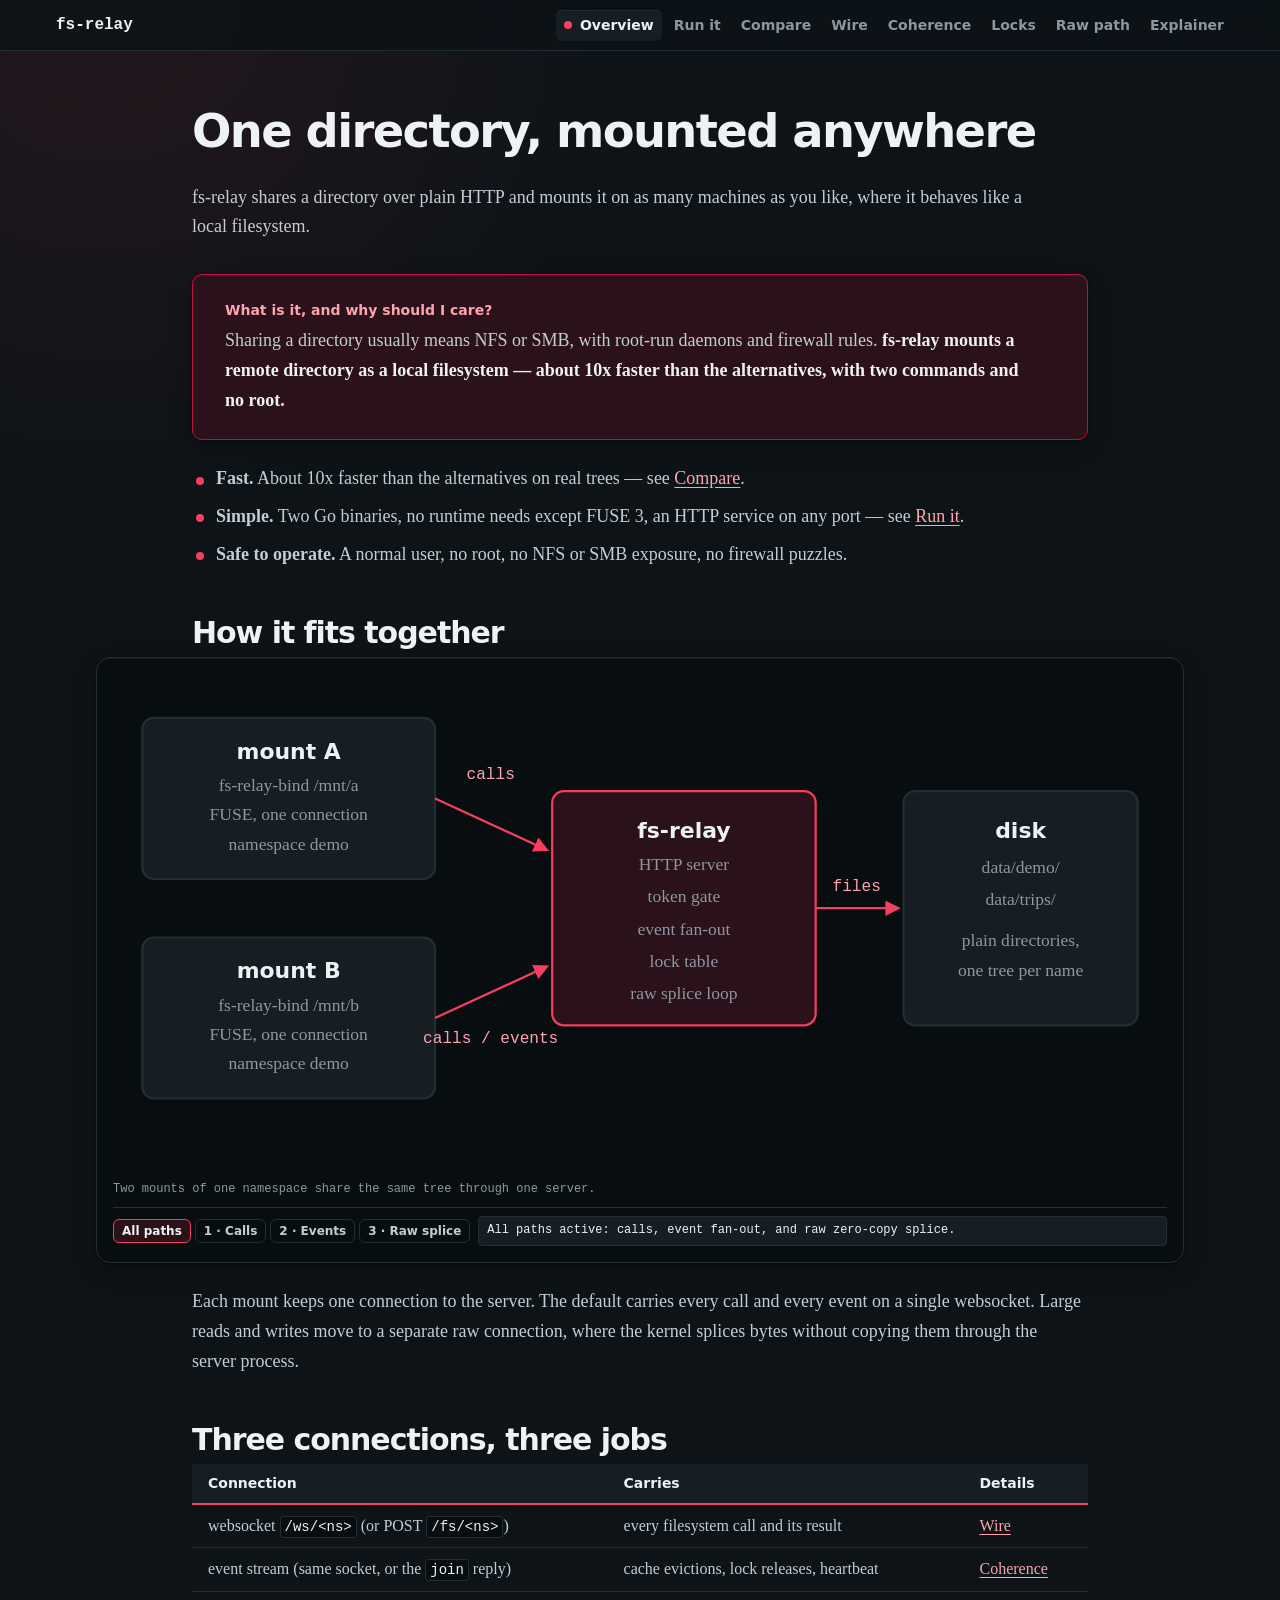
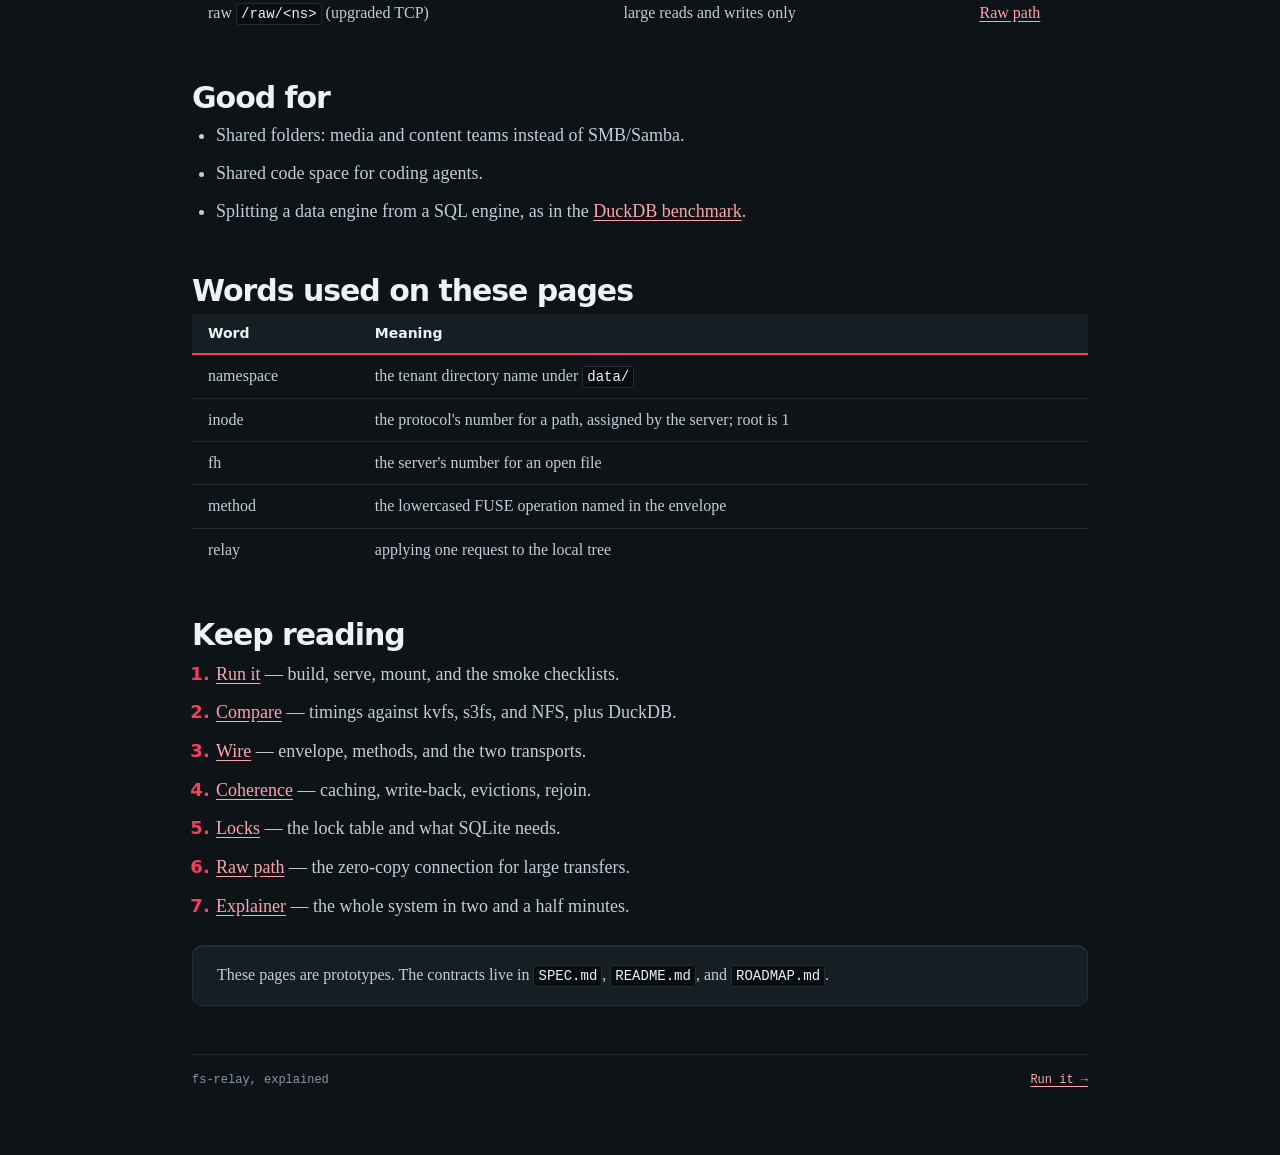
<file: html-prototypes/index.html>
<!DOCTYPE html>
<html lang="en">
<head>
<meta charset="utf-8">
<meta name="viewport" content="width=device-width, initial-scale=1">
<title>fs-relay, explained</title>
<link rel="stylesheet" href="style.css">
<meta name="description" content="fs-relay shares a directory over HTTP and mounts it anywhere: what it is, how it fits together, and where to read next.">
<meta name="theme-color" content="#0d1317">
<link rel="icon" href="data:image/svg+xml,%3Csvg xmlns='http://www.w3.org/2000/svg' viewBox='0 0 16 16'%3E%3Crect width='16' height='16' rx='4' fill='%23f43f5e'/%3E%3C/svg%3E">
</head>
<body>
<a class="skip" href="#main">Skip to content</a>
<nav aria-label="Pages">
  <a class="brand" href="index.html">fs-relay</a>
  <a href="index.html" class="here">Overview</a>
  <a href="run.html">Run it</a>
  <a href="compare.html">Compare</a>
  <a href="wire.html">Wire</a>
  <a href="coherence.html">Coherence</a>
  <a href="locks.html">Locks</a>
  <a href="raw.html">Raw path</a>
  <a href="explainer.html">Explainer</a>
</nav>
<main id="main">
  <h1>One directory, mounted anywhere</h1>
  <p class="lede">fs-relay shares a directory over plain HTTP and
  mounts it on as many machines as you like, where it behaves
  like a local filesystem.</p>
  <p class="verdict"><span class="q">What is it, and why
  should I care?</span> Sharing a directory usually means
  NFS or SMB, with root-run daemons and firewall rules.
  <strong>fs-relay mounts a remote directory as a local
  filesystem — about 10x faster than the alternatives,
  with two commands and no root.</strong></p>
  <ul class="facts">
    <li><strong>Fast.</strong> About 10x faster than the
      alternatives on real trees — see
      <a href="compare.html">Compare</a>.</li>
    <li><strong>Simple.</strong> Two Go binaries, no
      runtime needs except FUSE&nbsp;3, an HTTP service
      on any port — see <a href="run.html">Run it</a>.</li>
    <li><strong>Safe to operate.</strong> A normal user,
      no root, no NFS or SMB exposure, no firewall
      puzzles.</li>
  </ul>

  <h2>How it fits together</h2>
  <figure class="diagram" data-explorer="overview">
  <svg viewBox="0 0 720 340" role="img"
    aria-label="Two mounts connect to one server, which serves directories under data">
    <defs>
      <marker id="arr" viewBox="0 0 10 10" refX="8" refY="5"
        markerWidth="7" markerHeight="7" orient="auto-start-reverse">
        <path d="M0,0 L10,5 L0,10 z" fill="#f43f5e"></path>
      </marker>
    </defs>
    <g>
      <rect x="20" y="30" width="200" height="110" class="box" data-role="calls events raw"/>
      <text x="120" y="58" class="t-title" data-role="calls events raw">mount A</text>
      <text x="120" y="80" class="t-small" data-role="calls events raw">fs-relay-bind /mnt/a</text>
      <text x="120" y="100" class="t-small" data-role="calls events">FUSE, one connection</text>
      <text x="120" y="120" class="t-small" data-role="calls events raw">namespace demo</text>
      <rect x="20" y="180" width="200" height="110" class="box" data-role="calls events"/>
      <text x="120" y="208" class="t-title" data-role="calls events">mount B</text>
      <text x="120" y="230" class="t-small" data-role="calls events">fs-relay-bind /mnt/b</text>
      <text x="120" y="250" class="t-small" data-role="calls events">FUSE, one connection</text>
      <text x="120" y="270" class="t-small" data-role="calls events">namespace demo</text>
      <rect x="300" y="80" width="180" height="160" class="box-hi" data-role="calls events raw"/>
      <text x="390" y="112" class="t-title" data-role="calls events raw">fs-relay</text>
      <text x="390" y="134" class="t-small" data-role="calls">HTTP server</text>
      <text x="390" y="156" class="t-small" data-role="calls">token gate</text>
      <text x="390" y="178" class="t-small" data-role="events">event fan-out</text>
      <text x="390" y="200" class="t-small" data-role="calls events">lock table</text>
      <text x="390" y="222" class="t-small" data-role="raw">raw splice loop</text>
      <rect x="540" y="80" width="160" height="160" class="box" data-role="calls raw"/>
      <text x="620" y="112" class="t-title" data-role="calls raw">disk</text>
      <text x="620" y="136" class="t-small" data-role="calls raw">data/demo/</text>
      <text x="620" y="158" class="t-small" data-role="calls">data/trips/</text>
      <text x="620" y="186" class="t-small" data-role="calls raw">plain directories,</text>
      <text x="620" y="206" class="t-small" data-role="calls raw">one tree per name</text>
      <line x1="220" y1="85" x2="296" y2="120" class="wire" data-role="calls events raw"/>
      <line x1="220" y1="235" x2="296" y2="200" class="wire" data-role="calls events"/>
      <line x1="480" y1="160" x2="536" y2="160" class="wire" data-role="calls raw"/>
      <text x="258" y="72" class="t-lab" data-role="calls raw">calls</text>
      <text x="258" y="252" class="t-lab" data-role="calls events">calls / events</text>
      <text x="508" y="148" class="t-lab" data-role="calls raw">files</text>
    </g>
  </svg>
  <figcaption>Two mounts of one namespace share the same tree
  through one server.</figcaption>
  <div class="explorer-bar" role="group" aria-label="Inspect connection paths">
    <div class="explorer-steps">
      <button type="button" class="pill-btn" aria-pressed="true" data-step="all"
        data-desc="All paths active: calls, event fan-out, and raw zero-copy splice.">All paths</button>
      <button type="button" class="pill-btn" aria-pressed="false" data-step="calls"
        data-desc="1 · Calls (/ws/ns or /fs/ns): FlatBuffers metadata and small I/O checked by the token gate.">1 · Calls</button>
      <button type="button" class="pill-btn" aria-pressed="false" data-step="events"
        data-desc="2 · Events: server hub fans out cache evictions and lock wake-ups to every connected mount.">2 · Events</button>
      <button type="button" class="pill-btn" aria-pressed="false" data-step="raw"
        data-desc="3 · Raw (/raw/ns): large reads and writes splice directly between disk and FUSE.">3 · Raw splice</button>
    </div>
    <span class="explorer-status" aria-live="polite">All paths active: calls, event fan-out, and raw zero-copy splice.</span>
  </div>
  </figure>
  <p>Each mount keeps one connection to the server. The default
  carries every call and every event on a single websocket.
  Large reads and writes move to a separate raw connection,
  where the kernel splices bytes without copying them through
  the server process.</p>

  <h2>Three connections, three jobs</h2>
  <table>
    <tr><th>Connection</th><th>Carries</th><th>Details</th></tr>
    <tr><td>websocket <code>/ws/&lt;ns&gt;</code>
      (or POST <code>/fs/&lt;ns&gt;</code>)</td>
      <td>every filesystem call and its result</td>
      <td><a href="wire.html">Wire</a></td></tr>
    <tr><td>event stream (same socket, or the
      <code>join</code> reply)</td>
      <td>cache evictions, lock releases, heartbeat</td>
      <td><a href="coherence.html">Coherence</a></td></tr>
    <tr><td>raw <code>/raw/&lt;ns&gt;</code>
      (upgraded TCP)</td>
      <td>large reads and writes only</td>
      <td><a href="raw.html">Raw path</a></td></tr>
  </table>

  <h2>Good for</h2>
  <ul>
    <li>Shared folders: media and content teams instead of
      SMB/Samba.</li>
    <li>Shared code space for coding agents.</li>
    <li>Splitting a data engine from a SQL engine, as in the
      <a href="compare.html#duckdb">DuckDB benchmark</a>.</li>
  </ul>

  <h2>Words used on these pages</h2>
  <table>
    <tr><th>Word</th><th>Meaning</th></tr>
    <tr><td>namespace</td>
      <td>the tenant directory name under <code>data/</code></td></tr>
    <tr><td>inode</td>
      <td>the protocol's number for a path, assigned by the
        server; root is 1</td></tr>
    <tr><td>fh</td><td>the server's number for an open file</td></tr>
    <tr><td>method</td>
      <td>the lowercased FUSE operation named in the envelope</td></tr>
    <tr><td>relay</td>
      <td>applying one request to the local tree</td></tr>
  </table>

  <h2>Keep reading</h2>
  <ol class="toc">
    <li><a href="run.html">Run it</a> — build, serve, mount,
      and the smoke checklists.</li>
    <li><a href="compare.html">Compare</a> — timings against
      kvfs, s3fs, and NFS, plus DuckDB.</li>
    <li><a href="wire.html">Wire</a> — envelope, methods, and
      the two transports.</li>
    <li><a href="coherence.html">Coherence</a> — caching,
      write-back, evictions, rejoin.</li>
    <li><a href="locks.html">Locks</a> — the lock table and
      what SQLite needs.</li>
    <li><a href="raw.html">Raw path</a> — the zero-copy
      connection for large transfers.</li>
    <li><a href="explainer.html">Explainer</a> — the
      whole system in two and a half minutes.</li>
  </ol>
  <p class="note">These pages are prototypes. The contracts
  live in <code>SPEC.md</code>, <code>README.md</code>, and
  <code>ROADMAP.md</code>.</p>
  <footer><span>fs-relay, explained</span><a href="run.html">Run it →</a></footer>
</main>
<script src="ui.js"></script>
</body>
</html>
</file>
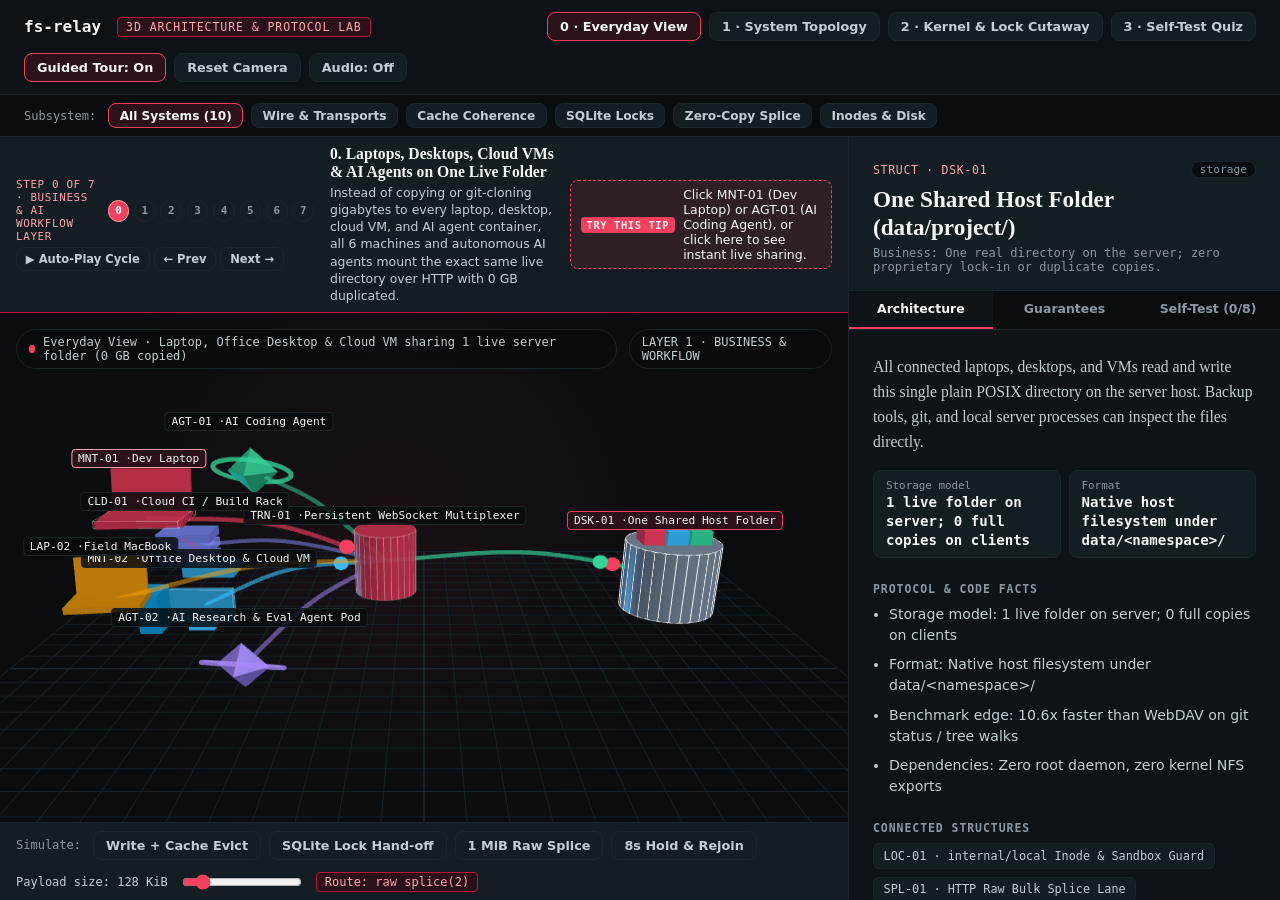
<file: interactive-prototype/index.html>
<!DOCTYPE html>
<html lang="en">
<head>
<meta charset="utf-8">
<meta name="viewport" content="width=device-width, initial-scale=1">
<title>fs-relay 3D Reference Explorer — Interactive Architecture Lab</title>
<meta name="description" content="Interactive Three.js 3D architecture explorer, live protocol simulator, and self-test lab for fs-relay.">
<meta name="theme-color" content="#0d1317">
<link rel="icon" href="data:image/svg+xml,%3Csvg xmlns='http://www.w3.org/2000/svg' viewBox='0 0 16 16'%3E%3Crect width='16' height='16' rx='4' fill='%23f43f5e'/%3E%3C/svg%3E">
<link rel="stylesheet" href="style.css">
<script type="importmap">
{
  "imports": {
    "three": "./vendor/three.module.min.js",
    "three/addons/": "./vendor/"
  }
}
</script>
</head>
<body>
<a class="skip" href="#inspector">Skip to inspector</a>

<header class="topbar" role="banner">
  <div class="brand-group">
    <a class="brand" href="../html-prototypes/index.html">fs-relay</a>
    <span class="eyebrow">3D ARCHITECTURE &amp; PROTOCOL LAB</span>
  </div>
  <div class="view-switcher" role="group" aria-label="Explorer view mode">
    <button type="button" class="pill-btn active" data-view="everyday" aria-pressed="true">0 · Everyday View</button>
    <button type="button" class="pill-btn" data-view="topology" aria-pressed="false">1 · System Topology</button>
    <button type="button" class="pill-btn" data-view="cutaway" aria-pressed="false">2 · Kernel &amp; Lock Cutaway</button>
    <button type="button" class="pill-btn" data-view="quiz" aria-pressed="false" id="btn-quiz-mode">3 · Self-Test Quiz</button>
  </div>
  <div class="top-actions">
    <button type="button" class="pill-btn active" id="btn-guide-toggle" aria-pressed="true">Guided Tour: On</button>
    <button type="button" class="pill-btn" id="btn-reset-cam" aria-label="Reset 3D camera">Reset Camera</button>
    <button type="button" class="pill-btn" id="btn-audio" aria-pressed="false">Audio: Off</button>
  </div>
</header>

<nav class="system-tabs" aria-label="Subsystem filters">
  <span class="filter-label">Subsystem:</span>
  <button type="button" class="sys-tab active" data-sys="all" aria-pressed="true">All Systems (10)</button>
  <button type="button" class="sys-tab" data-sys="transport" aria-pressed="false">Wire &amp; Transports</button>
  <button type="button" class="sys-tab" data-sys="coherence" aria-pressed="false">Cache Coherence</button>
  <button type="button" class="sys-tab" data-sys="locks" aria-pressed="false">SQLite Locks</button>
  <button type="button" class="sys-tab" data-sys="raw" aria-pressed="false">Zero-Copy Splice</button>
  <button type="button" class="sys-tab" data-sys="storage" aria-pressed="false">Inodes &amp; Disk</button>
</nav>

<main class="workspace">
  <section class="viewport-wrap" aria-label="Interactive 3D system diagram">
    <aside class="guide-card" id="guide-card" role="region" aria-label="Guided lifecycle walkthrough and tips">
      <div class="guide-top">
        <div class="guide-meta">
          <span class="guide-step-badge" id="guide-step-badge">STEP 1 OF 7 · MOUNT &amp; HANDSHAKE</span>
          <div class="guide-dots" id="guide-dots" role="tablist" aria-label="Lifecycle steps"></div>
        </div>
        <div class="guide-controls">
          <button type="button" class="pill-btn guide-play" id="btn-guide-play" aria-pressed="false">▶ Auto-Play Cycle</button>
          <button type="button" class="pill-btn" id="btn-guide-prev" aria-label="Previous step">← Prev</button>
          <button type="button" class="pill-btn" id="btn-guide-next" aria-label="Next step">Next →</button>
        </div>
      </div>
      <div class="guide-copy">
        <h2 class="guide-title" id="guide-title">1. Mount &amp; WebSocket Handshake</h2>
        <p class="guide-body" id="guide-body">An unprivileged user runs fs-relay-bind. It opens one persistent WebSocket to the server and receives a UUIDv7 session ID.</p>
      </div>
      <div class="guide-tip-row">
        <button type="button" class="guide-tip-btn" id="btn-guide-tip">
          <span class="tip-tag">TRY THIS TIP</span>
          <span id="guide-tip-text">Click the pulsing MNT-01 badge in 3D (or click here) to send the handshake packet and advance.</span>
        </button>
      </div>
    </aside>

    <div class="canvas-stage" id="canvas-stage">
      <canvas id="canvas3d" tabindex="0" aria-label="Three.js 3D interactive topology of fs-relay. Use mouse to orbit, scroll to zoom, or click any structure to inspect."></canvas>

      <div class="hud-overlay">
        <div class="hud-badge" id="hud-hover">
          <span class="dot"></span>
          <span id="hud-hover-text">Drag to orbit · Scroll to zoom · Click any 3D structure</span>
        </div>
        <div class="hud-telemetry" id="hud-telemetry">IDLE · 10 structures online</div>
      </div>

      <div class="label-layer" id="label-layer" aria-hidden="true"></div>
    </div>

    <div class="sim-dock" role="region" aria-label="Live protocol simulations">
      <div class="sim-buttons">
        <span class="dock-label">Simulate:</span>
        <button type="button" class="sim-btn" data-sim="write">Write + Cache Evict</button>
        <button type="button" class="sim-btn" data-sim="lock">SQLite Lock Hand-off</button>
        <button type="button" class="sim-btn" data-sim="splice">1 MiB Raw Splice</button>
        <button type="button" class="sim-btn" data-sim="rejoin">8s Hold &amp; Rejoin</button>
      </div>
      <div class="router-control">
        <label for="payload-slider">Payload size: <span id="payload-val">128 KiB</span></label>
        <input type="range" id="payload-slider" min="1" max="1024" value="128" step="1">
        <span class="route-pill" id="route-verdict">Route: raw splice(2)</span>
      </div>
    </div>
  </section>

  <aside class="inspector" id="inspector" aria-label="Structure reference inspector">
    <div class="inspector-header">
      <div class="struct-meta">
        <span class="struct-id" id="ins-id">STRUCT · HUB-FANOUT</span>
        <span class="struct-sys" id="ins-sys">coherence</span>
      </div>
      <h1 id="ins-title">fs-relay Hub &amp; Event Fan-out</h1>
      <p class="struct-code" id="ins-pkg">cmd/fs-relay/hub.go · internal/local/tree.go</p>
    </div>

    <div class="ins-tabs" role="tablist" aria-label="Inspector sections">
      <button type="button" role="tab" class="ins-tab active" data-tab="overview" aria-selected="true">Architecture</button>
      <button type="button" role="tab" class="ins-tab" data-tab="invariants" aria-selected="false">Guarantees</button>
      <button type="button" role="tab" class="ins-tab" data-tab="quiz" aria-selected="false">Self-Test (<span id="quiz-score-badge">0/8</span>)</button>
    </div>

    <div class="ins-body" id="tab-overview" role="tabpanel">
      <p class="ins-summary" id="ins-summary"></p>
      <div class="metrics-grid" id="ins-metrics"></div>
      <h2>Protocol &amp; Code Facts</h2>
      <ul class="fact-list" id="ins-facts"></ul>
      <h2>Connected Structures</h2>
      <div class="related-chips" id="ins-related"></div>
    </div>

    <div class="ins-body hidden" id="tab-invariants" role="tabpanel">
      <h2>Operational Invariants (SPEC.md)</h2>
      <p class="ins-invariant" id="ins-invariant"></p>
      <h2>Failure &amp; Recovery Behavior</h2>
      <p class="ins-failure" id="ins-failure"></p>
      <div class="structure-directory">
        <h2>All 10 Structures</h2>
        <div class="dir-grid" id="dir-grid"></div>
      </div>
    </div>

    <div class="ins-body hidden" id="tab-quiz" role="tabpanel">
      <div class="quiz-card">
        <div class="quiz-top">
          <span class="quiz-step" id="quiz-step">Question 1 of 8</span>
          <span class="quiz-streak" id="quiz-streak">Accuracy: 0 / 0</span>
        </div>
        <p class="quiz-prompt" id="quiz-prompt"></p>
        <p class="quiz-hint">Click the matching 3D structure in the canvas (or pick from the list below) to answer.</p>
        <div class="quiz-feedback" id="quiz-feedback" aria-live="polite"></div>
        <div class="quiz-choices" id="quiz-choices"></div>
        <div class="quiz-actions">
          <button type="button" class="pill-btn" id="btn-quiz-next">Next Question →</button>
          <button type="button" class="pill-btn" id="btn-quiz-reset">Reset Score</button>
        </div>
      </div>
    </div>
  </aside>
</main>

<script type="module" src="app.js"></script>
</body>
</html>
</file>
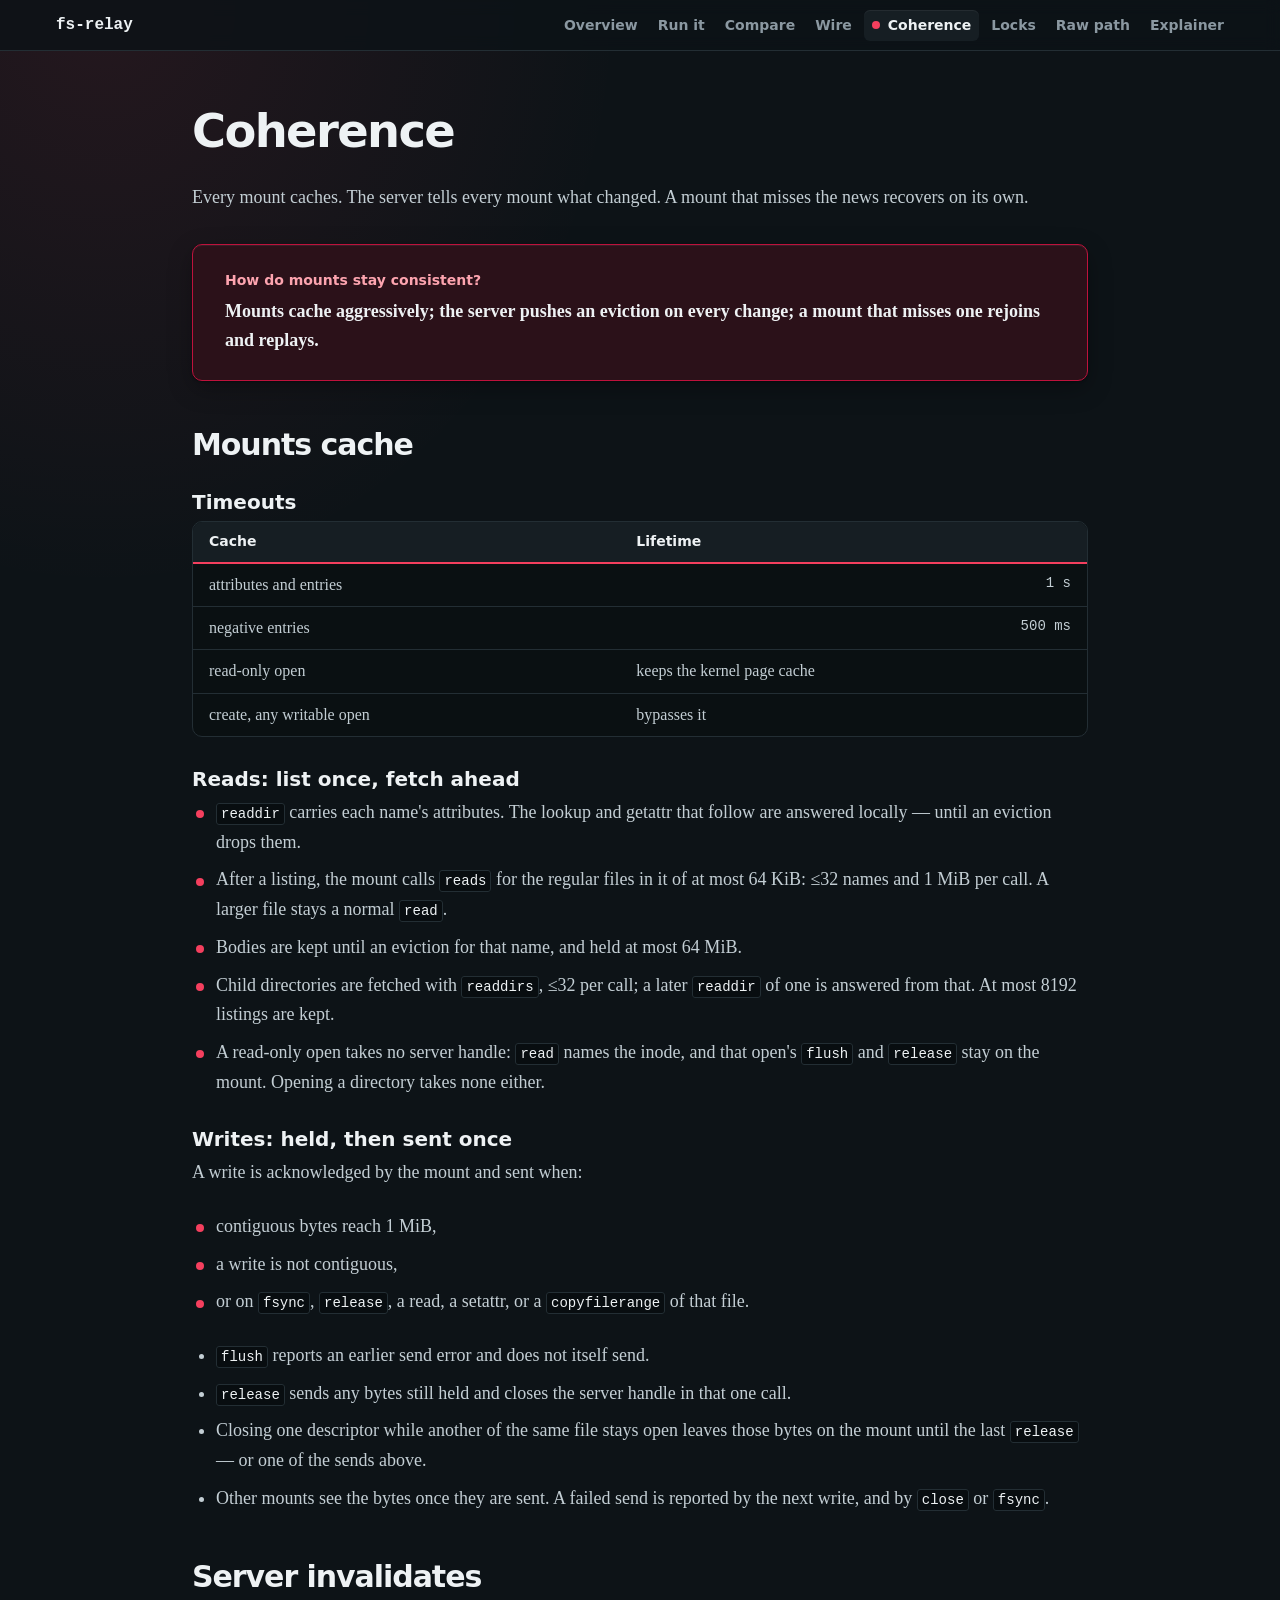
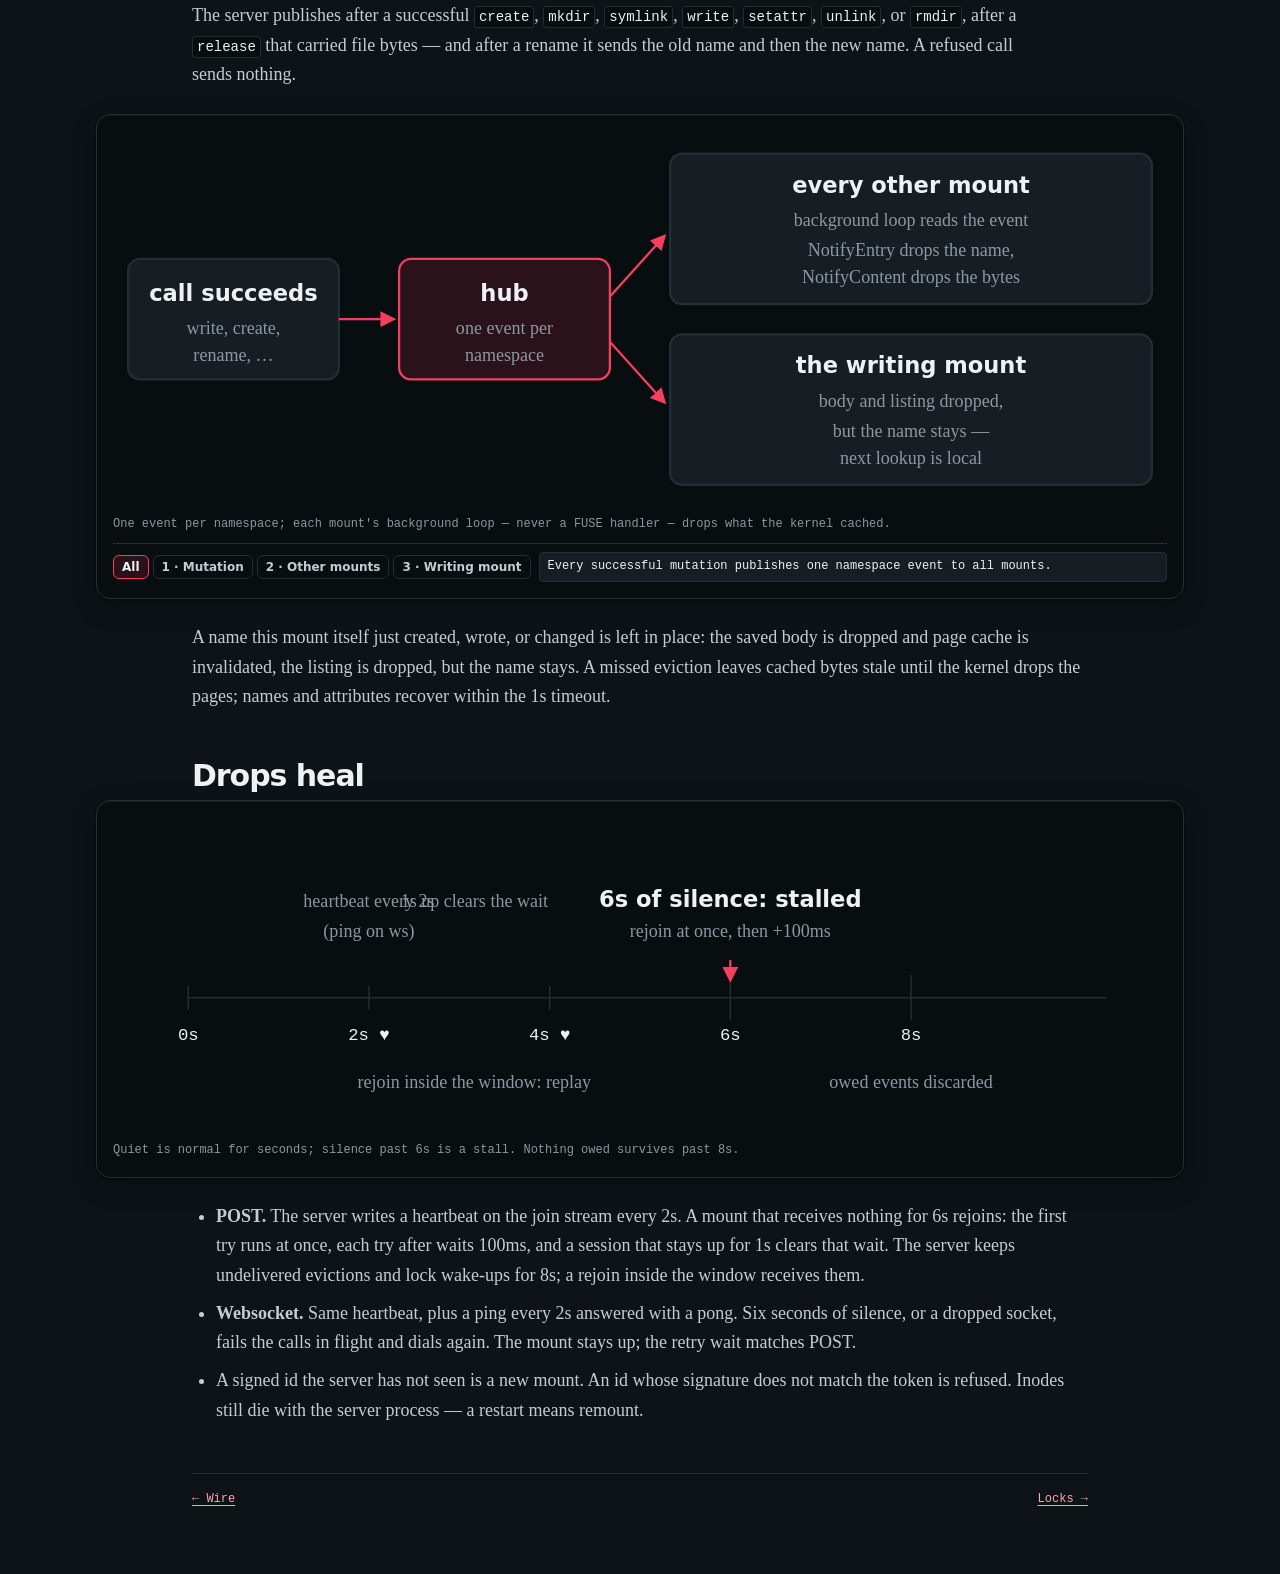
<file: html-prototypes/coherence.html>
<!DOCTYPE html>
<html lang="en">
<head>
<meta charset="utf-8">
<meta name="viewport" content="width=device-width, initial-scale=1">
<title>Coherence — fs-relay, explained</title>
<link rel="stylesheet" href="style.css">
<meta name="description" content="How fs-relay mounts stay consistent: caching, evictions, and rejoin.">
<meta name="theme-color" content="#0d1317">
<link rel="icon" href="data:image/svg+xml,%3Csvg xmlns='http://www.w3.org/2000/svg' viewBox='0 0 16 16'%3E%3Crect width='16' height='16' rx='4' fill='%23f43f5e'/%3E%3C/svg%3E">
</head>
<body>
<a class="skip" href="#main">Skip to content</a>
<nav aria-label="Pages">
  <a class="brand" href="index.html">fs-relay</a>
  <a href="index.html">Overview</a>
  <a href="run.html">Run it</a>
  <a href="compare.html">Compare</a>
  <a href="wire.html">Wire</a>
  <a href="coherence.html" class="here">Coherence</a>
  <a href="locks.html">Locks</a>
  <a href="raw.html">Raw path</a>
  <a href="explainer.html">Explainer</a>
</nav>
<main id="main">
  <h1>Coherence</h1>
  <p class="lede">Every mount caches. The server tells
  every mount what changed. A mount that misses the news
  recovers on its own.</p>
  <p class="verdict"><span class="q">How do mounts stay
  consistent?</span> <strong>Mounts cache aggressively;
  the server pushes an eviction on every change; a mount
  that misses one rejoins and replays.</strong></p>

  <h2>Mounts cache</h2>
  <h3>Timeouts</h3>
  <div class="scroll"><table>
    <tr><th>Cache</th><th>Lifetime</th></tr>
    <tr><td>attributes and entries</td><td class="num">1 s</td></tr>
    <tr><td>negative entries</td><td class="num">500 ms</td></tr>
    <tr><td>read-only open</td><td>keeps the kernel page cache</td></tr>
    <tr><td>create, any writable open</td><td>bypasses it</td></tr>
  </table></div>

  <h3>Reads: list once, fetch ahead</h3>
  <ul class="facts">
    <li><code>readdir</code> carries each name's
      attributes. The lookup and getattr that follow are
      answered locally — until an eviction drops
      them.</li>
    <li>After a listing, the mount calls
      <code>reads</code> for the regular files in it of
      at most 64 KiB: ≤32 names and 1 MiB per call. A
      larger file stays a normal <code>read</code>.</li>
    <li>Bodies are kept until an eviction for that name,
      and held at most 64 MiB.</li>
    <li>Child directories are fetched with
      <code>readdirs</code>, ≤32 per call; a later
      <code>readdir</code> of one is answered from that.
      At most 8192 listings are kept.</li>
    <li>A read-only open takes no server handle:
      <code>read</code> names the inode, and that open's
      <code>flush</code> and <code>release</code> stay on
      the mount. Opening a directory takes none
      either.</li>
  </ul>

  <h3>Writes: held, then sent once</h3>
  <p>A write is acknowledged by the mount and sent
  when:</p>
  <ul class="facts">
    <li>contiguous bytes reach 1 MiB,</li>
    <li>a write is not contiguous,</li>
    <li>or on <code>fsync</code>, <code>release</code>, a
      read, a setattr, or a <code>copyfilerange</code> of
      that file.</li>
  </ul>
  <ul>
    <li><code>flush</code> reports an earlier send error
      and does not itself send.</li>
    <li><code>release</code> sends any bytes still held
      and closes the server handle in that one call.</li>
    <li>Closing one descriptor while another of the same
      file stays open leaves those bytes on the mount
      until the last <code>release</code> — or one of the
      sends above.</li>
    <li>Other mounts see the bytes once they are sent. A
      failed send is reported by the next write, and by
      <code>close</code> or <code>fsync</code>.</li>
  </ul>

  <h2>Server invalidates</h2>
  <p>The server publishes after a successful
  <code>create</code>, <code>mkdir</code>,
  <code>symlink</code>, <code>write</code>,
  <code>setattr</code>, <code>unlink</code>, or
  <code>rmdir</code>, after a <code>release</code> that
  carried file bytes — and after a rename it sends the
  old name and then the new name. A refused call sends
  nothing.</p>
  <figure class="diagram" data-explorer="evict">
  <svg viewBox="0 0 700 250" role="img"
    aria-label="One write fans out to every mount of the namespace">
    <defs>
      <marker id="arr" viewBox="0 0 10 10" refX="8" refY="5"
        markerWidth="7" markerHeight="7" orient="auto-start-reverse">
        <path d="M0,0 L10,5 L0,10 z" fill="#f43f5e"></path>
      </marker>
    </defs>
    <g>
      <rect x="10" y="85" width="140" height="80" class="box" data-role="mutate"/>
      <text x="80" y="113" class="t-title" data-role="mutate">call succeeds</text>
      <text x="80" y="135" class="t-small" data-role="mutate">write, create,</text>
      <text x="80" y="153" class="t-small" data-role="mutate">rename, …</text>
      <rect x="190" y="85" width="140" height="80" class="box-hi" data-role="mutate other self"/>
      <text x="260" y="113" class="t-title" data-role="mutate other self">hub</text>
      <text x="260" y="135" class="t-small" data-role="mutate other self">one event per</text>
      <text x="260" y="153" class="t-small" data-role="mutate other self">namespace</text>
      <rect x="370" y="15" width="320" height="100" class="box" data-role="other"/>
      <text x="530" y="41" class="t-title" data-role="other">every other mount</text>
      <text x="530" y="63" class="t-small" data-role="other">background loop reads the event</text>
      <text x="530" y="83" class="t-small" data-role="other">NotifyEntry drops the name,</text>
      <text x="530" y="101" class="t-small" data-role="other">NotifyContent drops the bytes</text>
      <rect x="370" y="135" width="320" height="100" class="box" data-role="self"/>
      <text x="530" y="161" class="t-title" data-role="self">the writing mount</text>
      <text x="530" y="183" class="t-small" data-role="self">body and listing dropped,</text>
      <text x="530" y="203" class="t-small" data-role="self">but the name stays —</text>
      <text x="530" y="221" class="t-small" data-role="self">next lookup is local</text>
      <line x1="150" y1="125" x2="186" y2="125" class="wire" data-role="mutate"/>
      <line x1="330" y1="110" x2="366" y2="70" class="wire" data-role="other"/>
      <line x1="330" y1="140" x2="366" y2="180" class="wire" data-role="self"/>
    </g>
  </svg>
  <figcaption>One event per namespace; each mount's
  background loop — never a FUSE handler — drops what
  the kernel cached.</figcaption>
  <div class="explorer-bar" role="group" aria-label="Step through eviction fan-out">
    <div class="explorer-steps">
      <button type="button" class="pill-btn" aria-pressed="true" data-step="all"
        data-desc="Every successful mutation publishes one namespace event to all mounts.">All</button>
      <button type="button" class="pill-btn" aria-pressed="false" data-step="mutate"
        data-desc="1 · Mutation succeeds on server: hub queues one invalidation event (refused calls send nothing).">1 · Mutation</button>
      <button type="button" class="pill-btn" aria-pressed="false" data-step="other"
        data-desc="2 · Other mounts: background loop calls NotifyEntry + NotifyContent to drop name and page cache.">2 · Other mounts</button>
      <button type="button" class="pill-btn" aria-pressed="false" data-step="self"
        data-desc="3 · Writing mount: drops cached body/listing, but keeps the entry name so its next lookup stays local.">3 · Writing mount</button>
    </div>
    <span class="explorer-status" aria-live="polite">Every successful mutation publishes one namespace event to all mounts.</span>
  </div>
  </figure>
  <p>A name this mount itself just created, wrote, or
  changed is left in place: the saved body is dropped
  and page cache is invalidated, the listing is dropped,
  but the name stays. A missed eviction leaves cached
  bytes stale until the kernel drops the pages; names
  and attributes recover within the 1s timeout.</p>

  <h2>Drops heal</h2>
  <figure class="diagram">
  <svg viewBox="0 0 700 210" role="img"
    aria-label="Silence for 6 seconds triggers a rejoin; events are held 8 seconds">
    <defs>
      <marker id="arr2" viewBox="0 0 10 10" refX="8" refY="5"
        markerWidth="7" markerHeight="7" orient="auto-start-reverse">
        <path d="M0,0 L10,5 L0,10 z" fill="#f43f5e"></path>
      </marker>
    </defs>
    <g>
      <line x1="50" y1="120" x2="660" y2="120" class="lane"/>
      <line x1="50" y1="112" x2="50" y2="128" class="lane"/>
      <line x1="170" y1="112" x2="170" y2="128" class="lane"/>
      <line x1="290" y1="112" x2="290" y2="128" class="lane"/>
      <line x1="410" y1="105" x2="410" y2="135" class="lane"/>
      <line x1="530" y1="105" x2="530" y2="135" class="lane"/>
      <text x="50" y="148" class="t-mono">0s</text>
      <text x="170" y="148" class="t-mono">2s ♥</text>
      <text x="290" y="148" class="t-mono">4s ♥</text>
      <text x="410" y="148" class="t-mono">6s</text>
      <text x="530" y="148" class="t-mono">8s</text>
      <text x="170" y="60" class="t-small">heartbeat every 2s</text>
      <text x="170" y="80" class="t-small">(ping on ws)</text>
      <text x="410" y="60" class="t-title">6s of silence: stalled</text>
      <text x="410" y="80" class="t-small">rejoin at once, then +100ms</text>
      <text x="530" y="180" class="t-small">owed events discarded</text>
      <text x="240" y="180" class="t-small">rejoin inside the window: replay</text>
      <text x="240" y="60" class="t-small">1s up clears the wait</text>
      <line x1="410" y1="95" x2="410" y2="108" class="wire"
        style="marker-end:url(#arr2)"/>
    </g>
  </svg>
  <figcaption>Quiet is normal for seconds; silence past
  6s is a stall. Nothing owed survives past 8s.</figcaption>
  </figure>
  <ul>
    <li><strong>POST.</strong> The server writes a
      heartbeat on the join stream every 2s. A mount
      that receives nothing for 6s rejoins: the first try
      runs at once, each try after waits 100ms, and a
      session that stays up for 1s clears that wait. The
      server keeps undelivered evictions and lock
      wake-ups for 8s; a rejoin inside the window
      receives them.</li>
    <li><strong>Websocket.</strong> Same heartbeat, plus
      a ping every 2s answered with a pong. Six seconds
      of silence, or a dropped socket, fails the calls in
      flight and dials again. The mount stays up; the
      retry wait matches POST.</li>
    <li>A signed id the server has not seen is a new
      mount. An id whose signature does not match the
      token is refused. Inodes still die with the server
      process — a restart means remount.</li>
  </ul>
  <footer><a href="wire.html">← Wire</a><a href="locks.html">Locks →</a></footer>
</main>
<script src="ui.js"></script>
</body>
</html>
</file>
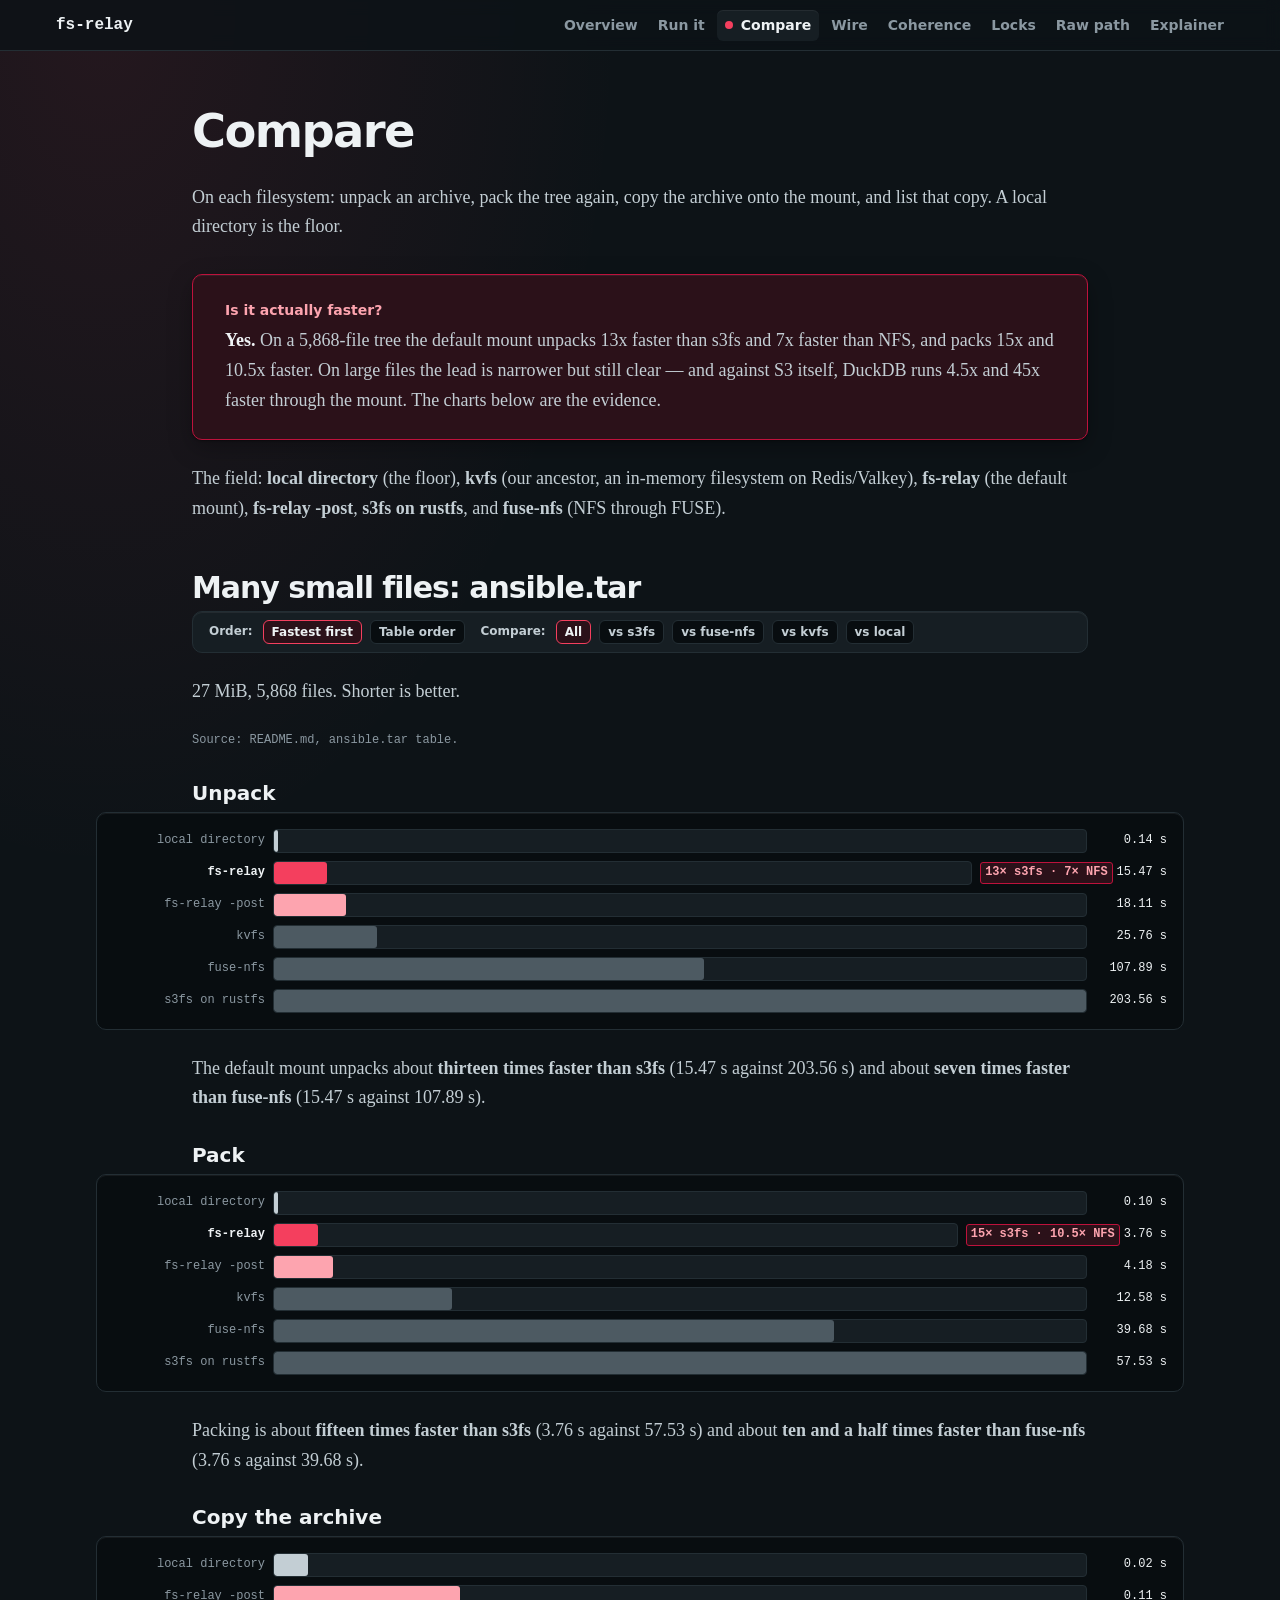
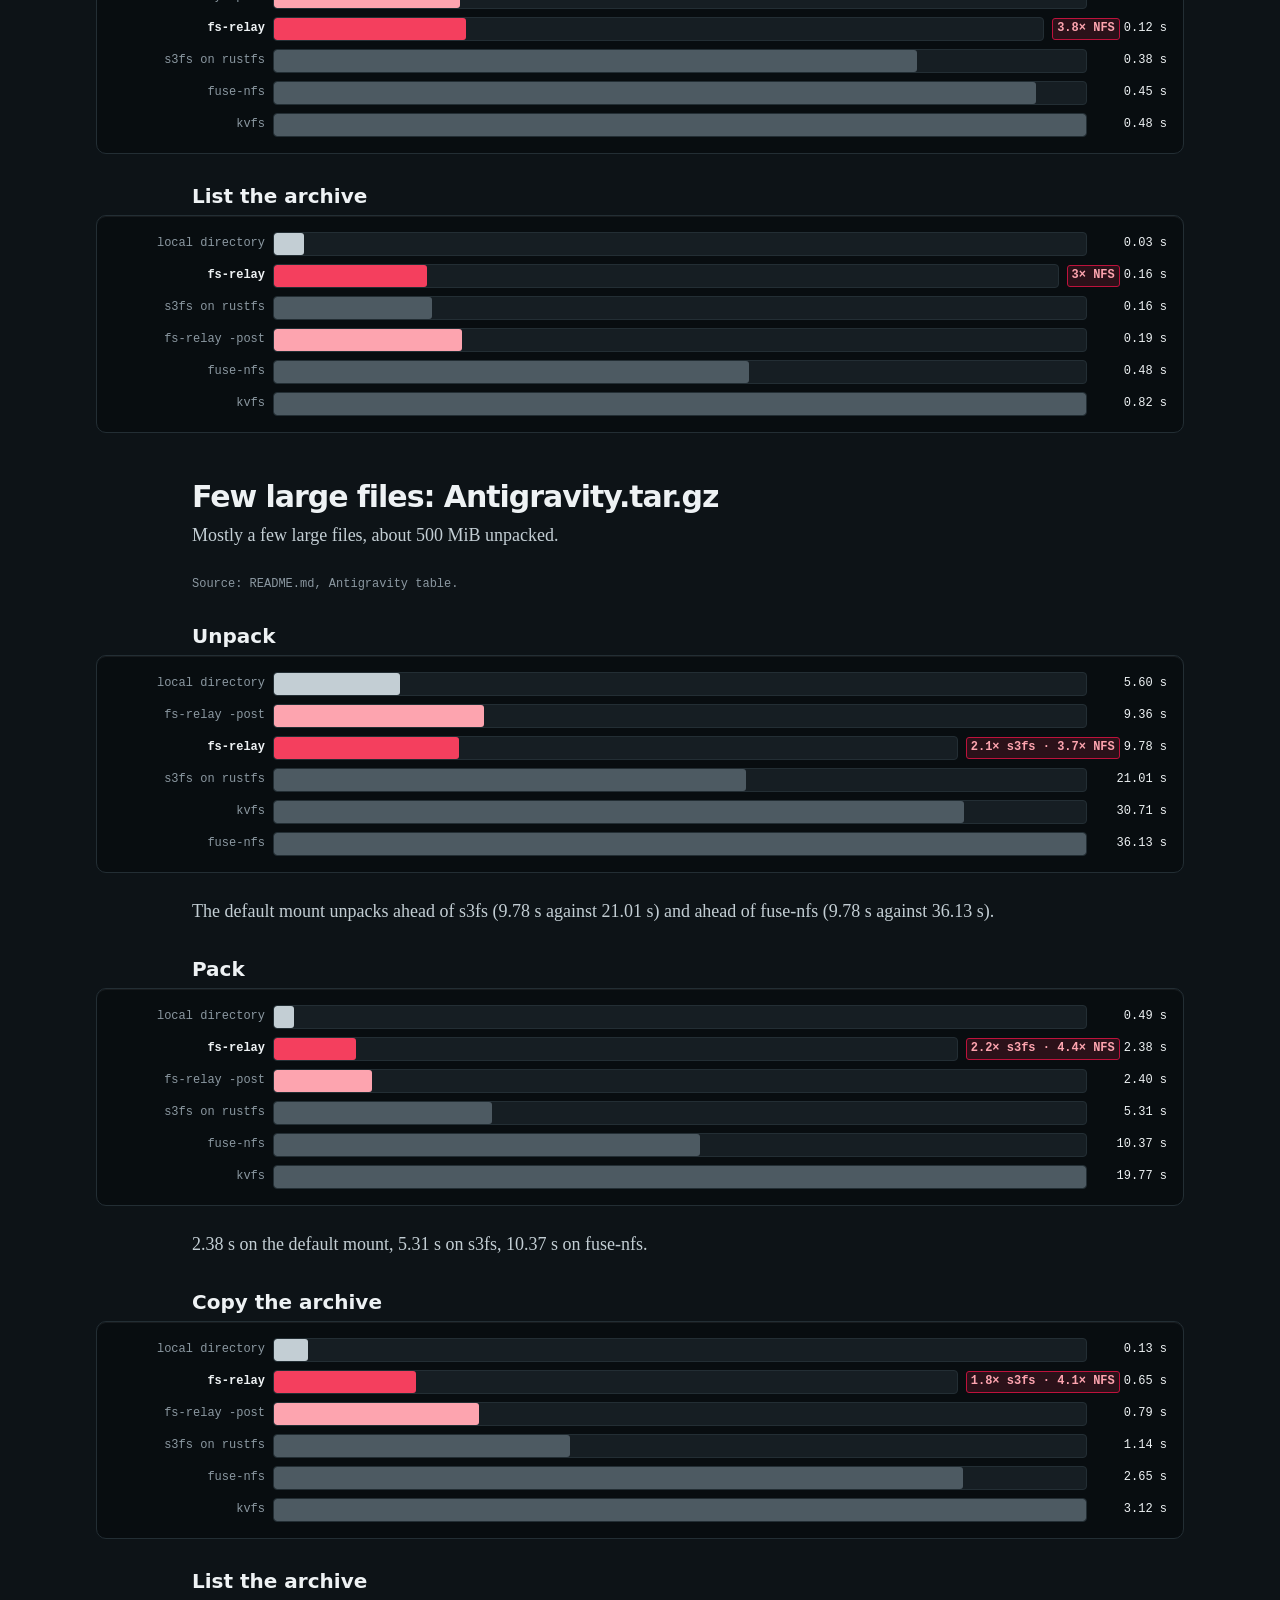
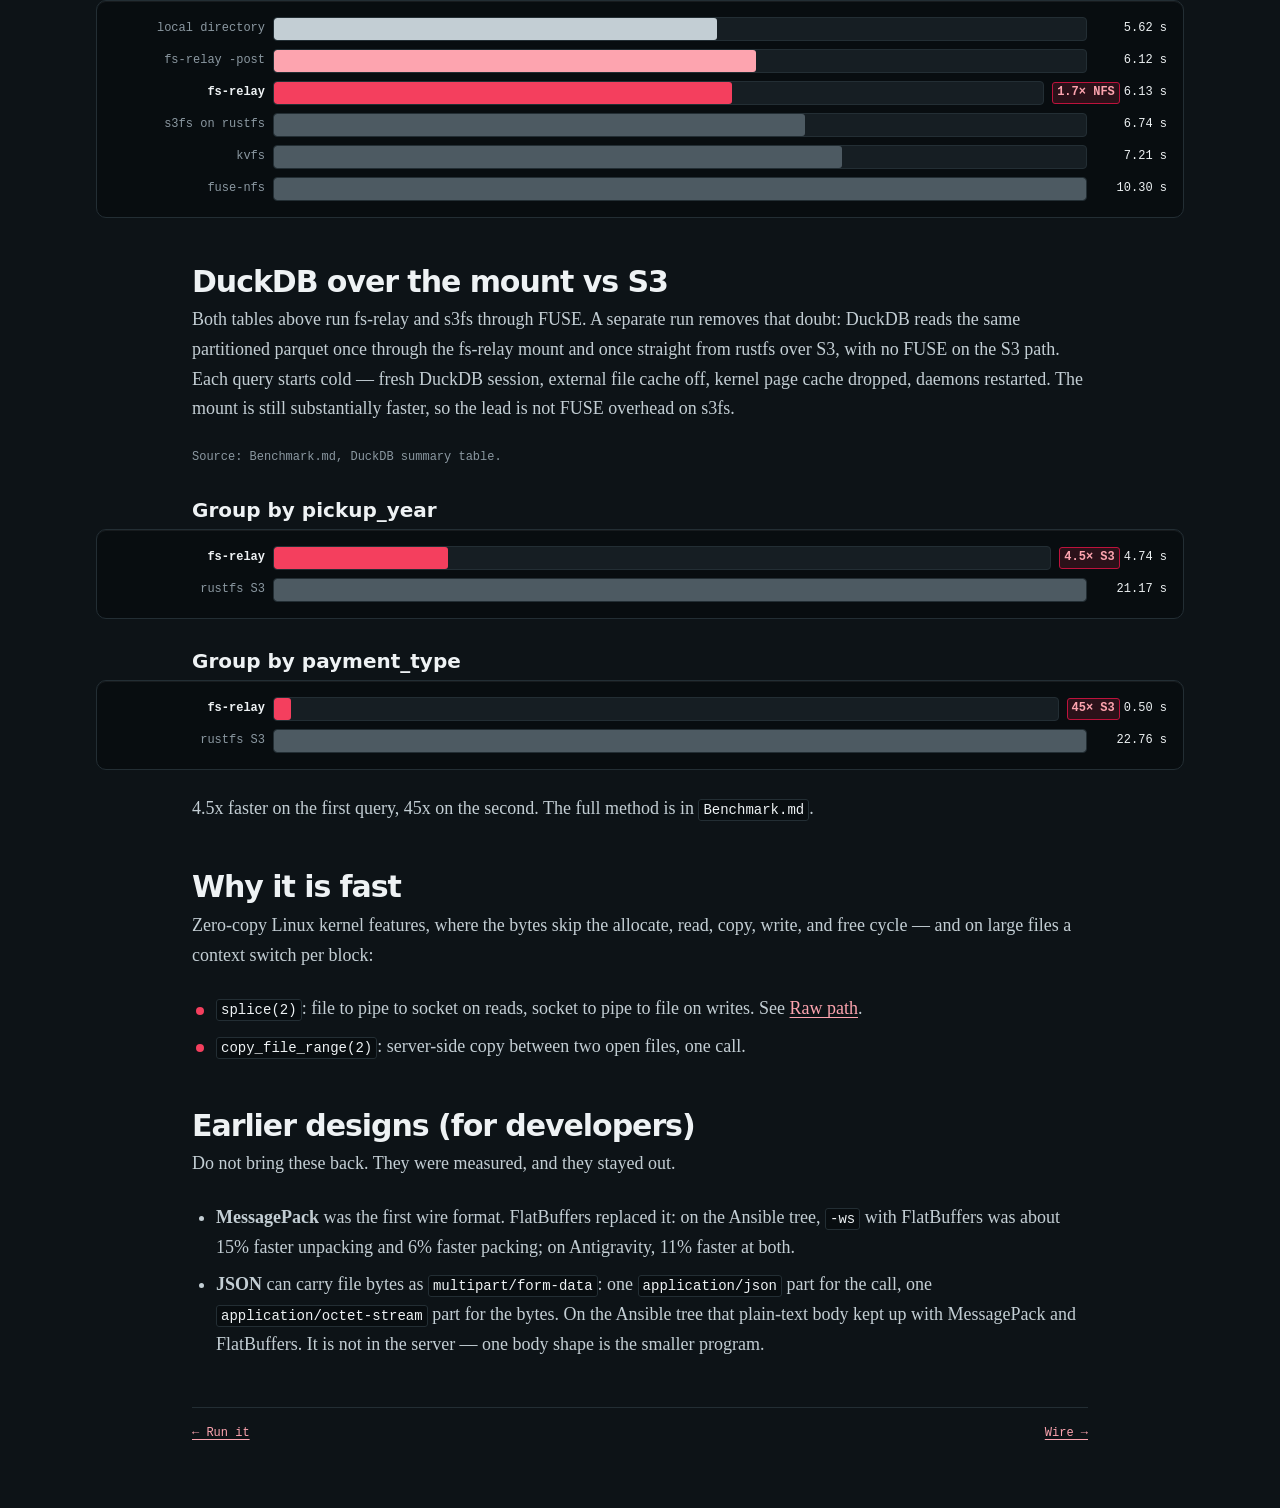
<file: html-prototypes/compare.html>
<!DOCTYPE html>
<html lang="en">
<head>
<meta charset="utf-8">
<meta name="viewport" content="width=device-width, initial-scale=1">
<title>Compare — fs-relay, explained</title>
<link rel="stylesheet" href="style.css">
<meta name="description" content="fs-relay benchmark charts against kvfs, s3fs, NFS, and S3 itself via DuckDB.">
<meta name="theme-color" content="#0d1317">
<link rel="icon" href="data:image/svg+xml,%3Csvg xmlns='http://www.w3.org/2000/svg' viewBox='0 0 16 16'%3E%3Crect width='16' height='16' rx='4' fill='%23f43f5e'/%3E%3C/svg%3E">
</head>
<body>
<a class="skip" href="#main">Skip to content</a>
<nav aria-label="Pages">
  <a class="brand" href="index.html">fs-relay</a>
  <a href="index.html">Overview</a>
  <a href="run.html">Run it</a>
  <a href="compare.html" class="here">Compare</a>
  <a href="wire.html">Wire</a>
  <a href="coherence.html">Coherence</a>
  <a href="locks.html">Locks</a>
  <a href="raw.html">Raw path</a>
  <a href="explainer.html">Explainer</a>
</nav>
<main id="main">
  <h1>Compare</h1>
  <p class="lede">On each filesystem: unpack an archive,
  pack the tree again, copy the archive onto the mount,
  and list that copy. A local directory is the floor.</p>
  <p class="verdict"><span class="q">Is it actually
  faster?</span> <strong>Yes.</strong> On a 5,868-file
  tree the default mount unpacks 13x faster than s3fs
  and 7x faster than NFS, and packs 15x and 10.5x
  faster. On large files the lead is narrower but still
  clear — and against S3 itself, DuckDB runs 4.5x and
  45x faster through the mount. The charts below are the
  evidence.</p>
  <p>The field: <strong>local directory</strong> (the
  floor), <strong>kvfs</strong> (our ancestor, an
  in-memory filesystem on Redis/Valkey),
  <strong>fs-relay</strong> (the default mount),
  <strong>fs-relay -post</strong>,
  <strong>s3fs on rustfs</strong>, and
  <strong>fuse-nfs</strong> (NFS through FUSE).</p>

  <h2>Many small files: ansible.tar</h2>
  <div class="chart-controls" id="compare-controls" role="region" aria-label="Chart controls">
    <span class="ctrl-label">Order:</span>
    <button type="button" class="pill-btn" data-sort="fastest" aria-pressed="true">Fastest first</button>
    <button type="button" class="pill-btn" data-sort="table" aria-pressed="false">Table order</button>
    <span class="ctrl-label" style="margin-inline-start:0.5rem">Compare:</span>
    <button type="button" class="pill-btn" data-filter="all" aria-pressed="true">All</button>
    <button type="button" class="pill-btn" data-filter="s3fs" aria-pressed="false">vs s3fs</button>
    <button type="button" class="pill-btn" data-filter="fuse-nfs" aria-pressed="false">vs fuse-nfs</button>
    <button type="button" class="pill-btn" data-filter="kvfs" aria-pressed="false">vs kvfs</button>
    <button type="button" class="pill-btn" data-filter="local" aria-pressed="false">vs local</button>
  </div>
  <p>27 MiB, 5,868 files. Shorter is better.</p>
  <p class="caption">Source: README.md, ansible.tar
  table.</p>

  <h3>Unpack</h3>
  <div class="chart">
    <div class="row floor"><span class="who">local directory</span><span class="track"><span class="bar" style="width:0.5%"></span></span><span class="val">0.14 s</span></div>
    <div class="row me"><span class="who">fs-relay</span><span class="track"><span class="bar" style="width:7.6%"></span></span><span class="val"><span class="badge-speedup">13× s3fs · 7× NFS</span>15.47 s</span></div>
    <div class="row post"><span class="who">fs-relay -post</span><span class="track"><span class="bar" style="width:8.9%"></span></span><span class="val">18.11 s</span></div>
    <div class="row"><span class="who">kvfs</span><span class="track"><span class="bar" style="width:12.7%"></span></span><span class="val">25.76 s</span></div>
    <div class="row"><span class="who">fuse-nfs</span><span class="track"><span class="bar" style="width:53.0%"></span></span><span class="val">107.89 s</span></div>
    <div class="row"><span class="who">s3fs on rustfs</span><span class="track"><span class="bar" style="width:100%"></span></span><span class="val">203.56 s</span></div>
  </div>
  <p>The default mount unpacks about <strong>thirteen
  times faster than s3fs</strong> (15.47 s against
  203.56 s) and about <strong>seven times faster than
  fuse-nfs</strong> (15.47 s against 107.89 s).</p>

  <h3>Pack</h3>
  <div class="chart">
    <div class="row floor"><span class="who">local directory</span><span class="track"><span class="bar" style="width:0.5%"></span></span><span class="val">0.10 s</span></div>
    <div class="row me"><span class="who">fs-relay</span><span class="track"><span class="bar" style="width:6.5%"></span></span><span class="val"><span class="badge-speedup">15× s3fs · 10.5× NFS</span>3.76 s</span></div>
    <div class="row post"><span class="who">fs-relay -post</span><span class="track"><span class="bar" style="width:7.3%"></span></span><span class="val">4.18 s</span></div>
    <div class="row"><span class="who">kvfs</span><span class="track"><span class="bar" style="width:21.9%"></span></span><span class="val">12.58 s</span></div>
    <div class="row"><span class="who">fuse-nfs</span><span class="track"><span class="bar" style="width:69.0%"></span></span><span class="val">39.68 s</span></div>
    <div class="row"><span class="who">s3fs on rustfs</span><span class="track"><span class="bar" style="width:100%"></span></span><span class="val">57.53 s</span></div>
  </div>
  <p>Packing is about <strong>fifteen times faster than
  s3fs</strong> (3.76 s against 57.53 s) and about
  <strong>ten and a half times faster than
  fuse-nfs</strong> (3.76 s against 39.68 s).</p>

  <h3>Copy the archive</h3>
  <div class="chart">
    <div class="row floor"><span class="who">local directory</span><span class="track"><span class="bar" style="width:4.2%"></span></span><span class="val">0.02 s</span></div>
    <div class="row post"><span class="who">fs-relay -post</span><span class="track"><span class="bar" style="width:22.9%"></span></span><span class="val">0.11 s</span></div>
    <div class="row me"><span class="who">fs-relay</span><span class="track"><span class="bar" style="width:25.0%"></span></span><span class="val"><span class="badge-speedup">3.8× NFS</span>0.12 s</span></div>
    <div class="row"><span class="who">s3fs on rustfs</span><span class="track"><span class="bar" style="width:79.2%"></span></span><span class="val">0.38 s</span></div>
    <div class="row"><span class="who">fuse-nfs</span><span class="track"><span class="bar" style="width:93.8%"></span></span><span class="val">0.45 s</span></div>
    <div class="row"><span class="who">kvfs</span><span class="track"><span class="bar" style="width:100%"></span></span><span class="val">0.48 s</span></div>
  </div>

  <h3>List the archive</h3>
  <div class="chart">
    <div class="row floor"><span class="who">local directory</span><span class="track"><span class="bar" style="width:3.7%"></span></span><span class="val">0.03 s</span></div>
    <div class="row me"><span class="who">fs-relay</span><span class="track"><span class="bar" style="width:19.5%"></span></span><span class="val"><span class="badge-speedup">3× NFS</span>0.16 s</span></div>
    <div class="row"><span class="who">s3fs on rustfs</span><span class="track"><span class="bar" style="width:19.5%"></span></span><span class="val">0.16 s</span></div>
    <div class="row post"><span class="who">fs-relay -post</span><span class="track"><span class="bar" style="width:23.2%"></span></span><span class="val">0.19 s</span></div>
    <div class="row"><span class="who">fuse-nfs</span><span class="track"><span class="bar" style="width:58.5%"></span></span><span class="val">0.48 s</span></div>
    <div class="row"><span class="who">kvfs</span><span class="track"><span class="bar" style="width:100%"></span></span><span class="val">0.82 s</span></div>
  </div>

  <h2>Few large files: Antigravity.tar.gz</h2>
  <p>Mostly a few large files, about 500 MiB unpacked.</p>
  <p class="caption">Source: README.md, Antigravity
  table.</p>

  <h3>Unpack</h3>
  <div class="chart">
    <div class="row floor"><span class="who">local directory</span><span class="track"><span class="bar" style="width:15.5%"></span></span><span class="val">5.60 s</span></div>
    <div class="row post"><span class="who">fs-relay -post</span><span class="track"><span class="bar" style="width:25.9%"></span></span><span class="val">9.36 s</span></div>
    <div class="row me"><span class="who">fs-relay</span><span class="track"><span class="bar" style="width:27.1%"></span></span><span class="val"><span class="badge-speedup">2.1× s3fs · 3.7× NFS</span>9.78 s</span></div>
    <div class="row"><span class="who">s3fs on rustfs</span><span class="track"><span class="bar" style="width:58.1%"></span></span><span class="val">21.01 s</span></div>
    <div class="row"><span class="who">kvfs</span><span class="track"><span class="bar" style="width:85.0%"></span></span><span class="val">30.71 s</span></div>
    <div class="row"><span class="who">fuse-nfs</span><span class="track"><span class="bar" style="width:100%"></span></span><span class="val">36.13 s</span></div>
  </div>
  <p>The default mount unpacks ahead of s3fs (9.78 s
  against 21.01 s) and ahead of fuse-nfs (9.78 s against
  36.13 s).</p>

  <h3>Pack</h3>
  <div class="chart">
    <div class="row floor"><span class="who">local directory</span><span class="track"><span class="bar" style="width:2.5%"></span></span><span class="val">0.49 s</span></div>
    <div class="row me"><span class="who">fs-relay</span><span class="track"><span class="bar" style="width:12.0%"></span></span><span class="val"><span class="badge-speedup">2.2× s3fs · 4.4× NFS</span>2.38 s</span></div>
    <div class="row post"><span class="who">fs-relay -post</span><span class="track"><span class="bar" style="width:12.1%"></span></span><span class="val">2.40 s</span></div>
    <div class="row"><span class="who">s3fs on rustfs</span><span class="track"><span class="bar" style="width:26.9%"></span></span><span class="val">5.31 s</span></div>
    <div class="row"><span class="who">fuse-nfs</span><span class="track"><span class="bar" style="width:52.5%"></span></span><span class="val">10.37 s</span></div>
    <div class="row"><span class="who">kvfs</span><span class="track"><span class="bar" style="width:100%"></span></span><span class="val">19.77 s</span></div>
  </div>
  <p>2.38 s on the default mount, 5.31 s on s3fs, 10.37 s
  on fuse-nfs.</p>

  <h3>Copy the archive</h3>
  <div class="chart">
    <div class="row floor"><span class="who">local directory</span><span class="track"><span class="bar" style="width:4.2%"></span></span><span class="val">0.13 s</span></div>
    <div class="row me"><span class="who">fs-relay</span><span class="track"><span class="bar" style="width:20.8%"></span></span><span class="val"><span class="badge-speedup">1.8× s3fs · 4.1× NFS</span>0.65 s</span></div>
    <div class="row post"><span class="who">fs-relay -post</span><span class="track"><span class="bar" style="width:25.3%"></span></span><span class="val">0.79 s</span></div>
    <div class="row"><span class="who">s3fs on rustfs</span><span class="track"><span class="bar" style="width:36.5%"></span></span><span class="val">1.14 s</span></div>
    <div class="row"><span class="who">fuse-nfs</span><span class="track"><span class="bar" style="width:84.9%"></span></span><span class="val">2.65 s</span></div>
    <div class="row"><span class="who">kvfs</span><span class="track"><span class="bar" style="width:100%"></span></span><span class="val">3.12 s</span></div>
  </div>

  <h3>List the archive</h3>
  <div class="chart">
    <div class="row floor"><span class="who">local directory</span><span class="track"><span class="bar" style="width:54.6%"></span></span><span class="val">5.62 s</span></div>
    <div class="row post"><span class="who">fs-relay -post</span><span class="track"><span class="bar" style="width:59.4%"></span></span><span class="val">6.12 s</span></div>
    <div class="row me"><span class="who">fs-relay</span><span class="track"><span class="bar" style="width:59.5%"></span></span><span class="val"><span class="badge-speedup">1.7× NFS</span>6.13 s</span></div>
    <div class="row"><span class="who">s3fs on rustfs</span><span class="track"><span class="bar" style="width:65.4%"></span></span><span class="val">6.74 s</span></div>
    <div class="row"><span class="who">kvfs</span><span class="track"><span class="bar" style="width:70.0%"></span></span><span class="val">7.21 s</span></div>
    <div class="row"><span class="who">fuse-nfs</span><span class="track"><span class="bar" style="width:100%"></span></span><span class="val">10.30 s</span></div>
  </div>

  <h2 id="duckdb">DuckDB over the mount vs S3</h2>
  <p>Both tables above run fs-relay and s3fs through
  FUSE. A separate run removes that doubt: DuckDB reads
  the same partitioned parquet once through the fs-relay
  mount and once straight from rustfs over S3, with no
  FUSE on the S3 path. Each query starts cold — fresh
  DuckDB session, external file cache off, kernel page
  cache dropped, daemons restarted. The mount is still
  substantially faster, so the lead is not FUSE overhead
  on s3fs.</p>
  <p class="caption">Source: Benchmark.md, DuckDB
  summary table.</p>
  <h3>Group by pickup_year</h3>
  <div class="chart">
    <div class="row me"><span class="who">fs-relay</span><span class="track"><span class="bar" style="width:22.4%"></span></span><span class="val"><span class="badge-speedup">4.5× S3</span>4.74 s</span></div>
    <div class="row"><span class="who">rustfs S3</span><span class="track"><span class="bar" style="width:100%"></span></span><span class="val">21.17 s</span></div>
  </div>
  <h3>Group by payment_type</h3>
  <div class="chart">
    <div class="row me"><span class="who">fs-relay</span><span class="track"><span class="bar" style="width:2.2%"></span></span><span class="val"><span class="badge-speedup">45× S3</span>0.50 s</span></div>
    <div class="row"><span class="who">rustfs S3</span><span class="track"><span class="bar" style="width:100%"></span></span><span class="val">22.76 s</span></div>
  </div>
  <p>4.5x faster on the first query, 45x on the second.
  The full method is in <code>Benchmark.md</code>.</p>

  <h2>Why it is fast</h2>
  <p>Zero-copy Linux kernel features, where the bytes
  skip the allocate, read, copy, write, and free cycle —
  and on large files a context switch per block:</p>
  <ul class="facts">
    <li><code>splice(2)</code>: file to pipe to socket
      on reads, socket to pipe to file on writes. See
      <a href="raw.html">Raw path</a>.</li>
    <li><code>copy_file_range(2)</code>: server-side copy
      between two open files, one call.</li>
  </ul>

  <h2>Earlier designs (for developers)</h2>
  <p>Do not bring these back. They were measured, and
  they stayed out.</p>
  <ul>
    <li><strong>MessagePack</strong> was the first wire
      format. FlatBuffers replaced it: on the Ansible
      tree, <code>-ws</code> with FlatBuffers was about
      15% faster unpacking and 6% faster packing; on
      Antigravity, 11% faster at both.</li>
    <li><strong>JSON</strong> can carry file bytes as
      <code>multipart/form-data</code>: one
      <code>application/json</code> part for the call,
      one <code>application/octet-stream</code> part for
      the bytes. On the Ansible tree that plain-text body
      kept up with MessagePack and FlatBuffers. It is not
      in the server — one body shape is the smaller
      program.</li>
  </ul>
  <footer><a href="run.html">← Run it</a><a href="wire.html">Wire →</a></footer>
</main>
<script src="ui.js"></script>
</body>
</html>
</file>
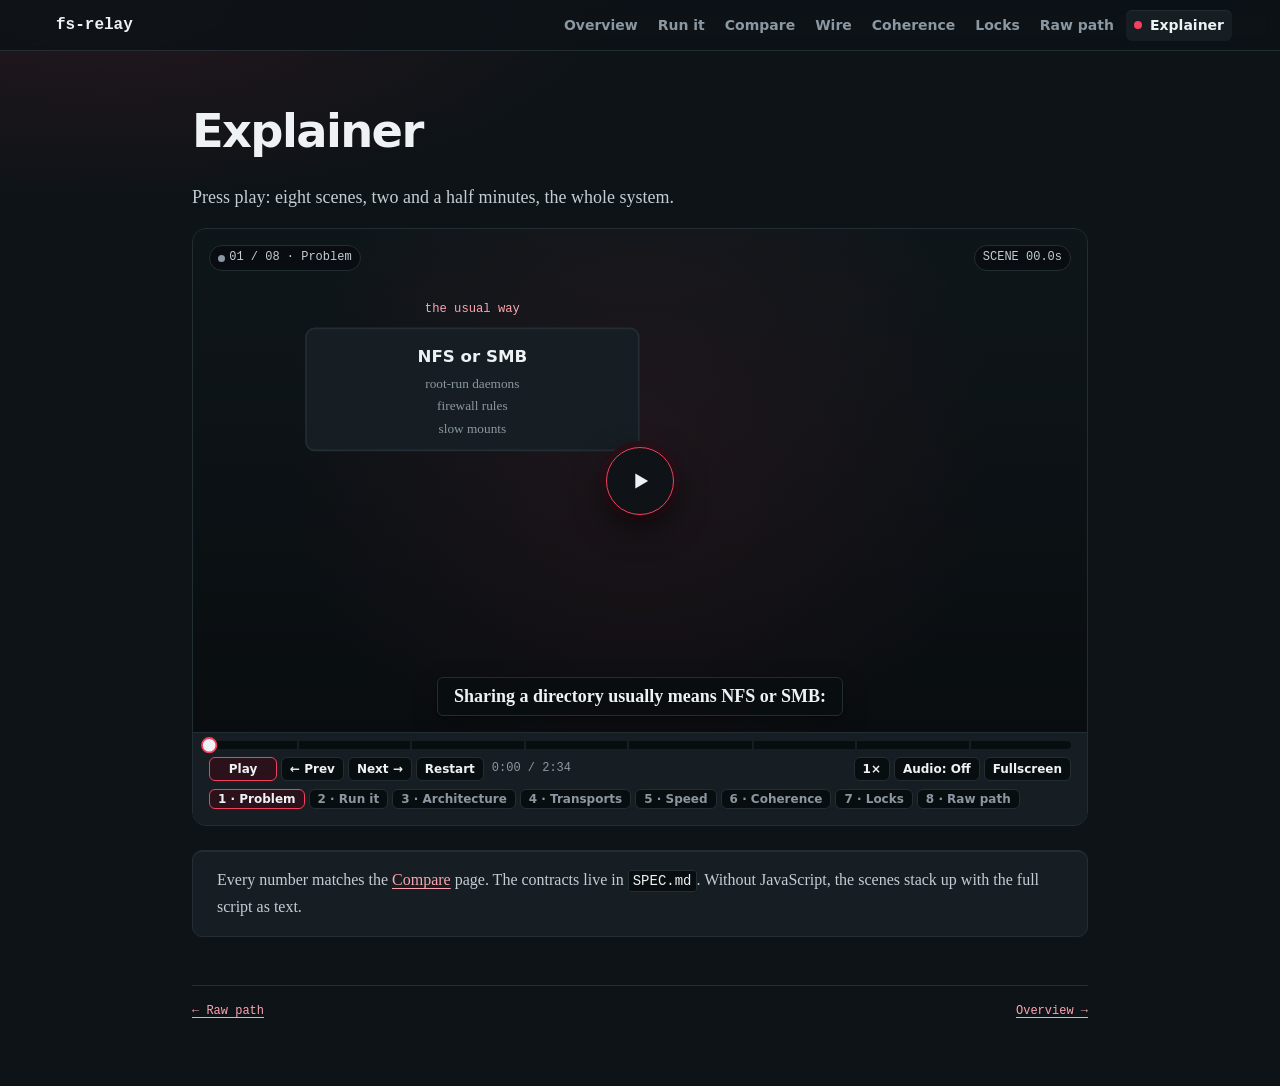
<file: html-prototypes/explainer.html>
<!DOCTYPE html>
<html lang="en">
<head>
<meta charset="utf-8">
<meta name="viewport" content="width=device-width, initial-scale=1">
<title>Explainer — fs-relay, explained</title>
<link rel="stylesheet" href="style.css">
<link rel="stylesheet" href="explainer.css">
<meta name="description" content="A two-and-a-half-minute animated tour of fs-relay: run it, how it talks, why it is fast.">
<meta name="theme-color" content="#0d1317">
<link rel="icon" href="data:image/svg+xml,%3Csvg xmlns='http://www.w3.org/2000/svg' viewBox='0 0 16 16'%3E%3Crect width='16' height='16' rx='4' fill='%23f43f5e'/%3E%3C/svg%3E">
</head>
<body>
<a class="skip" href="#main">Skip to content</a>
<nav aria-label="Pages">
  <a class="brand" href="index.html">fs-relay</a>
  <a href="index.html">Overview</a>
  <a href="run.html">Run it</a>
  <a href="compare.html">Compare</a>
  <a href="wire.html">Wire</a>
  <a href="coherence.html">Coherence</a>
  <a href="locks.html">Locks</a>
  <a href="raw.html">Raw path</a>
  <a href="explainer.html" class="here">Explainer</a>
</nav>
<main id="main">
  <h1>Explainer</h1>
  <p class="lede">Press play: eight scenes, two and a
  half minutes, the whole system.</p>
  <div class="player" id="player">
    <div class="stage" id="stage" role="region"
      aria-label="Animated explainer">
      <div class="hud-top" aria-hidden="true">
        <span class="hud-pill" id="hud-chapter"><span class="hud-dot"></span><span id="hud-title">01 / 08 · Problem</span></span>
        <span class="hud-pill hud-tc" id="hud-tc">SCENE 00.0s</span>
      </div>
      <button type="button" class="play-overlay" id="play-overlay" aria-label="Play video">
        <svg viewBox="0 0 24 24" width="28" height="28" aria-hidden="true"><path d="M8 5.5v13l11-6.5z" fill="currentColor"/></svg>
      </button>
      <section class="scene" id="sc1" data-title="Problem"
        data-dur="16" aria-label="Scene 1: the problem">
        <svg viewBox="0 0 720 400" role="img"
          aria-label="NFS or SMB on the left, fs-relay on the right">
          <defs>
            <marker id="m1" viewBox="0 0 10 10" refX="8"
              refY="5" markerWidth="7" markerHeight="7"
              orient="auto-start-reverse">
              <path d="M0,0 L10,5 L0,10 z" fill="#f43f5e"></path>
            </marker>
          </defs>
          <g class="cam" id="cam1">
            <g id="s1-legacy" class="step on">
              <text x="170" y="55" class="t-lab">the usual way</text>
              <rect x="20" y="70" width="300" height="110" class="box"/>
              <text x="170" y="100" class="t-title">NFS or SMB</text>
              <text x="170" y="124" class="t-small">root-run daemons</text>
              <text x="170" y="144" class="t-small">firewall rules</text>
              <text x="170" y="164" class="t-small">slow mounts</text>
              <g id="s1-tangle" class="fadeable">
                <rect x="20" y="210" width="140" height="70" class="box"/>
                <text x="90" y="250" class="t-small">root</text>
                <rect x="180" y="210" width="140" height="70" class="box"/>
                <text x="250" y="250" class="t-small">firewall</text>
                <line x1="90" y1="210" x2="250" y2="182" class="wire-dim"/>
                <line x1="250" y1="210" x2="90" y2="182" class="wire-dim"/>
                <line x1="20" y1="245" x2="320" y2="245" class="wire-dim"/>
                <rect x="55" y="300" width="230" height="32" class="chip"/>
                <text x="170" y="321" class="t-mono">3 daemons · kernel mounts · ports</text>
              </g>
            </g>
            <g id="s1-clean" class="fadeable">
              <text x="550" y="55" class="t-lab">fs-relay</text>
              <rect x="400" y="70" width="120" height="110" class="box"/>
              <text x="460" y="120" class="t-title">mount</text>
              <text x="460" y="144" class="t-small">user space</text>
              <rect x="580" y="70" width="120" height="110" class="box-hi"/>
              <text x="640" y="120" class="t-title">server</text>
              <text x="640" y="144" class="t-small">1 HTTP port</text>
              <line x1="520" y1="125" x2="576" y2="125" class="wire"/>
              <circle r="5" class="pkt" style="offset-path: path('M520 125L576 125')"/>
              <g id="s1-hero" class="fadeable">
                <rect x="415" y="214" width="270" height="84" class="box-hi"/>
                <text x="550" y="254" class="t-title" font-size="30" id="s1-mult">≈10× faster</text>
                <text x="550" y="280" class="t-small">two commands · no root</text>
              </g>
            </g>
          </g>
        </svg>
        <ul class="script">
          <li data-t="0">Sharing a directory usually means NFS or SMB:</li>
          <li data-t="4">root-run daemons, firewall rules, slow mounts.</li>
          <li data-t="8">fs-relay mounts a remote directory as a local filesystem.</li>
          <li data-t="12">About ten times faster — with two commands and no root.</li>
        </ul>
      </section>
      <section class="scene" id="sc2" data-title="Run it"
        data-dur="20" aria-label="Scene 2: run it">
        <svg viewBox="0 0 720 400" role="img"
          aria-label="Three commands typed, four steps lighting up">
          <g class="cam" id="cam2">
            <rect x="20" y="20" width="430" height="360" class="box"/>
            <circle cx="42" cy="44" r="5" fill="#f43f5e"/>
            <circle cx="58" cy="44" r="5" fill="#4d5a62"/>
            <circle cx="74" cy="44" r="5" fill="#4d5a62"/>
            <text x="235" y="48" class="t-mono" fill="#8b98a1">terminal — zsh</text>
            <line x1="20" y1="64" x2="450" y2="64" class="lane"/>
            <text x="40" y="102" class="t-mono" font-size="13" style="text-anchor:start" id="s2l1">$ just build</text>
            <text x="40" y="124" class="t-small fadeable" style="text-anchor:start;fill:#fda4af" id="s2o1">✓ built fs-relay, fs-relay-bind</text>
            <text x="40" y="166" class="t-mono" font-size="13" style="text-anchor:start" id="s2l2">$ ./fs-relay -data data -token local-demo</text>
            <text x="40" y="188" class="t-small fadeable" style="text-anchor:start;fill:#fda4af" id="s2o2">listening on :8080 (root: data/)</text>
            <text x="40" y="230" class="t-mono" font-size="13" style="text-anchor:start" id="s2l3">$ ./fs-relay-bind -ns demo -token local-demo /mnt/x</text>
            <text x="40" y="252" class="t-small fadeable" style="text-anchor:start;fill:#fda4af" id="s2o3">connected ws://127.0.0.1:8080/ns/demo</text>
            <text x="40" y="298" class="t-mono" font-size="13" style="text-anchor:start" id="s2l4">mounted on /mnt/x, namespace demo</text>
            <rect id="s2caret" x="145" y="89" width="8" height="16" class="tty-caret"/>
            <g id="s2s1" class="step">
              <rect x="480" y="30" width="220" height="70" class="box" id="s2b1"/>
              <text x="590" y="64" class="t-title">1 · Build</text>
              <text x="590" y="84" class="t-small">2 static Go binaries</text>
            </g>
            <g id="s2s2" class="step">
              <rect x="480" y="115" width="220" height="70" class="box" id="s2b2"/>
              <text x="590" y="149" class="t-title">2 · Serve</text>
              <text x="590" y="169" class="t-small">export data/ over HTTP</text>
            </g>
            <g id="s2s3" class="step">
              <rect x="480" y="200" width="220" height="70" class="box" id="s2b3"/>
              <text x="590" y="234" class="t-title">3 · Mount</text>
              <text x="590" y="254" class="t-small">bind FUSE to /mnt/x</text>
            </g>
            <g id="s2s4" class="step">
              <rect x="480" y="285" width="220" height="70" class="box-hi"/>
              <text x="590" y="319" class="t-title">4 · Use</text>
              <text x="590" y="339" class="t-small">normal POSIX directory</text>
            </g>
          </g>
        </svg>
        <ul class="script">
          <li data-t="0">Two binaries. First, build them.</li>
          <li data-t="5">Serve a directory on the storage host.</li>
          <li data-t="10">Mount it on every client.</li>
          <li data-t="15">One connection per mount. Now it is a normal directory.</li>
        </ul>
      </section>
      <section class="scene" id="sc3" data-title="Architecture"
        data-dur="20" aria-label="Scene 3: architecture">
        <svg viewBox="0 0 720 400" role="img"
          aria-label="Two mounts exchange calls and events with one server">
          <defs>
            <marker id="m3" viewBox="0 0 10 10" refX="8"
              refY="5" markerWidth="7" markerHeight="7"
              orient="auto-start-reverse">
              <path d="M0,0 L10,5 L0,10 z" fill="#f43f5e"></path>
            </marker>
          </defs>
          <g class="cam" id="cam3">
            <g id="s3-mounts" class="step on">
              <rect x="20" y="30" width="200" height="110" class="box" id="s3bA"/>
              <text x="120" y="60" class="t-title">mount A</text>
              <text x="120" y="84" class="t-small">fs-relay-bind /mnt/a</text>
              <text x="120" y="104" class="t-small">namespace demo</text>
              <rect x="20" y="180" width="200" height="110" class="box" id="s3bB"/>
              <text x="120" y="210" class="t-title">mount B</text>
              <text x="120" y="234" class="t-small">fs-relay-bind /mnt/b</text>
              <text x="120" y="254" class="t-small">namespace demo</text>
            </g>
            <rect x="300" y="70" width="180" height="180" class="box-hi"/>
            <text x="390" y="102" class="t-title">fs-relay</text>
            <text x="390" y="128" class="t-small" id="s3r-http">HTTP / WS mux</text>
            <text x="390" y="152" class="t-small" id="s3r-ev">event fan-out</text>
            <text x="390" y="176" class="t-small" id="s3r-lk">lock table</text>
            <text x="390" y="200" class="t-small" id="s3r-raw">raw splice loop</text>
            <g id="s3-disk" class="step">
              <rect x="540" y="70" width="160" height="180" class="box" id="s3bDisk"/>
              <text x="620" y="108" class="t-title">disk</text>
              <text x="620" y="136" class="t-mono">data/demo/</text>
              <text x="620" y="160" class="t-mono">data/trips/</text>
            </g>
            <line x1="220" y1="85" x2="296" y2="120" class="wire"/>
            <line x1="220" y1="235" x2="296" y2="200" class="wire"/>
            <line x1="480" y1="160" x2="536" y2="160" class="wire"/>
            <text x="258" y="72" class="t-lab">calls</text>
            <text x="258" y="252" class="t-lab">calls</text>
            <text x="508" y="148" class="t-lab">files</text>
            <circle r="5" class="pkt" style="offset-path: path('M220 85L296 120')"/>
            <circle r="4" class="pkt-dim" style="offset-path: path('M296 124L220 89'); animation-delay: -1.3s"/>
            <circle r="5" class="pkt" style="offset-path: path('M220 235L296 200'); animation-delay: -0.7s"/>
            <circle r="4" class="pkt-dim" style="offset-path: path('M296 204L220 239'); animation-delay: -2s"/>
            <circle r="5" class="pkt" style="offset-path: path('M480 160L536 160'); animation-delay: -1.9s"/>
            <g id="s3-callout" class="fadeable on">
              <rect x="130" y="308" width="460" height="44" class="chip-hi"/>
              <text x="360" y="335" class="t-mono" id="s3-status">1 persistent socket per mount → multiplexed RPC</text>
            </g>
          </g>
        </svg>
        <ul class="script">
          <li data-t="0">Each mount keeps one connection to the server.</li>
          <li data-t="6">Calls flow up; results flow back down.</li>
          <li data-t="11">Events — evictions, lock releases — ride the same socket.</li>
          <li data-t="16">Large bytes leave for a separate raw connection.</li>
        </ul>
      </section>
      <section class="scene" id="sc4" data-title="Transports"
        data-dur="18" aria-label="Scene 4: two transports">
        <svg viewBox="0 0 720 400" role="img"
          aria-label="Websocket on the left, POST plus join stream on the right">
          <defs>
            <marker id="m4" viewBox="0 0 10 10" refX="8"
              refY="5" markerWidth="7" markerHeight="7"
              orient="auto-start-reverse">
              <path d="M0,0 L10,5 L0,10 z" fill="#f43f5e"></path>
            </marker>
            <marker id="m4dim" viewBox="0 0 10 10" refX="8"
              refY="5" markerWidth="7" markerHeight="7"
              orient="auto-start-reverse">
              <path d="M0,0 L10,5 L0,10 z" fill="#8b98a1"></path>
            </marker>
          </defs>
          <g class="cam" id="cam4">
            <g id="s4-left" class="step on">
              <rect x="10" y="52" width="335" height="275" class="zone on" id="s4zl"/>
              <text x="177" y="40" class="t-lab">websocket (default)</text>
              <rect x="30" y="105" width="110" height="86" class="box"/>
              <text x="85" y="153" class="t-title">mount</text>
              <rect x="215" y="105" width="110" height="86" class="box"/>
              <text x="270" y="153" class="t-title">server</text>
              <text x="177" y="122" class="t-mono" id="s4-ws-lbl">call id=N</text>
              <line x1="140" y1="130" x2="211" y2="130" class="wire"/>
              <text x="177" y="182" class="t-mono">result / event</text>
              <line x1="215" y1="170" x2="144" y2="170" class="wire"/>
              <circle r="5" class="pkt" style="offset-path: path('M140 130L211 130')"/>
              <circle r="4" class="pkt-dim" style="offset-path: path('M215 174L144 174'); animation-delay: -1.3s"/>
              <text x="177" y="236" class="t-small">one socket, both directions</text>
              <text x="177" y="260" class="t-small" id="s4-ws-ev">events share it, no call id</text>
            </g>
            <g id="s4-right" class="step">
              <rect x="365" y="52" width="345" height="275" class="zone" id="s4zr"/>
              <text x="537" y="40" class="t-lab">-post</text>
              <rect x="385" y="105" width="110" height="86" class="box"/>
              <text x="440" y="153" class="t-title">mount</text>
              <rect x="580" y="105" width="110" height="86" class="box"/>
              <text x="635" y="153" class="t-title">server</text>
              <text x="537" y="122" class="t-mono">POST call</text>
              <line x1="495" y1="130" x2="576" y2="130" class="wire"/>
              <text x="537" y="182" class="t-mono">join chunks</text>
              <line x1="580" y1="170" x2="499" y2="170" class="wire-dim"/>
              <circle r="5" class="pkt" style="offset-path: path('M495 130L576 130'); animation-delay: -0.5s"/>
              <circle r="4" class="pkt-dim" style="offset-path: path('M580 174L499 174'); animation-delay: -1.8s"/>
              <text x="537" y="236" class="t-small">one POST per call,</text>
              <text x="537" y="260" class="t-small">plus a join stream for events</text>
            </g>
            <g id="s4-both" class="fadeable">
              <rect x="145" y="340" width="430" height="40" class="chip-hi"/>
              <text x="360" y="365" class="t-mono">Same FlatBuffers wire envelope on both transports</text>
            </g>
          </g>
        </svg>
        <ul class="script">
          <li data-t="0">By default: one websocket, calls and events together.</li>
          <li data-t="6">Each call carries an id; the server echoes it back.</li>
          <li data-t="10">-post instead: one request per call, plus a join stream.</li>
          <li data-t="14">Same envelope both ways. Pick one per mount.</li>
        </ul>
      </section>
      <section class="scene" id="sc5" data-title="Speed"
        data-dur="22" aria-label="Scene 5: speed">
        <svg viewBox="0 0 720 400" role="img"
          aria-label="Benchmark chart: ansible.tar unpack across 5,868 files">
          <g class="cam" id="cam5">
            <text x="360" y="38" class="t-lab">ansible.tar — unpack, 5,868 files (shorter is faster)</text>
            <g id="s5r0" class="fadeable">
              <text x="165" y="83" class="t-mono" style="text-anchor:end;fill:#8b98a1">local directory</text>
              <rect x="180" y="66" width="410" height="24" class="box"/>
              <rect id="s5b0" x="180" y="66" width="8" height="24" rx="4" fill="#c3ced4" class="grow"/>
              <text x="604" y="83" class="t-mono" style="text-anchor:start" id="s5v0">0.14 s</text>
            </g>
            <g id="s5r1" class="fadeable">
              <text x="165" y="125" class="t-mono" style="text-anchor:end;font-weight:700">fs-relay</text>
              <rect x="180" y="108" width="410" height="24" class="box"/>
              <rect id="s5b1" x="180" y="108" width="32" height="24" rx="4" fill="#f43f5e" class="grow"/>
              <text x="604" y="125" class="t-mono" style="text-anchor:start;fill:#fda4af" id="s5v1">15.47 s · 13× s3fs</text>
            </g>
            <g id="s5r2" class="fadeable">
              <text x="165" y="167" class="t-mono" style="text-anchor:end">fs-relay -post</text>
              <rect x="180" y="150" width="410" height="24" class="box"/>
              <rect id="s5b2" x="180" y="150" width="37" height="24" rx="4" fill="#fda4af" class="grow"/>
              <text x="604" y="167" class="t-mono" style="text-anchor:start" id="s5v2">18.11 s</text>
            </g>
            <g id="s5r3" class="fadeable">
              <text x="165" y="209" class="t-mono" style="text-anchor:end;fill:#8b98a1">kvfs</text>
              <rect x="180" y="192" width="410" height="24" class="box"/>
              <rect id="s5b3" x="180" y="192" width="52" height="24" rx="4" fill="#4d5a62" class="grow"/>
              <text x="604" y="209" class="t-mono" style="text-anchor:start" id="s5v3">25.76 s</text>
            </g>
            <g id="s5r4" class="fadeable">
              <text x="165" y="251" class="t-mono" style="text-anchor:end;fill:#8b98a1">fuse-nfs</text>
              <rect x="180" y="234" width="410" height="24" class="box"/>
              <rect id="s5b4" x="180" y="234" width="217" height="24" rx="4" fill="#4d5a62" class="grow"/>
              <text x="604" y="251" class="t-mono" style="text-anchor:start" id="s5v4">107.89 s</text>
            </g>
            <g id="s5r5" class="fadeable">
              <text x="165" y="293" class="t-mono" style="text-anchor:end;fill:#8b98a1">s3fs on rustfs</text>
              <rect x="180" y="276" width="410" height="24" class="box"/>
              <rect id="s5b5" x="180" y="276" width="410" height="24" rx="4" fill="#4d5a62" class="grow"/>
              <text x="604" y="293" class="t-mono" style="text-anchor:start" id="s5v5">203.56 s</text>
            </g>
            <g id="s5verdict" class="fadeable">
              <rect x="190" y="324" width="340" height="48" class="box-hi"/>
              <text x="360" y="354" class="t-title" font-size="22">13× faster than s3fs · 7× NFS</text>
            </g>
          </g>
        </svg>
        <ul class="script">
          <li data-t="0">Unpacking 5,868 files: s3fs takes 204 seconds.</li>
          <li data-t="6">NFS through FUSE: 108. kvfs: 26.</li>
          <li data-t="11">fs-relay: 15 and a half. Thirteen times faster than s3fs.</li>
          <li data-t="17">Numbers from the repo's own benchmark tables.</li>
        </ul>
      </section>
      <section class="scene" id="sc6" data-title="Coherence"
        data-dur="18" aria-label="Scene 6: coherence">
        <svg viewBox="0 0 720 400" role="img"
          aria-label="A write on mount A evicts mount B's cache">
          <defs>
            <marker id="m6" viewBox="0 0 10 10" refX="8"
              refY="5" markerWidth="7" markerHeight="7"
              orient="auto-start-reverse">
              <path d="M0,0 L10,5 L0,10 z" fill="#f43f5e"></path>
            </marker>
          </defs>
          <g class="cam" id="cam6">
            <rect x="20" y="70" width="150" height="126" class="box" id="s6mA"/>
            <text x="95" y="102" class="t-title">mount A</text>
            <text x="95" y="126" class="t-small">writes</text>
            <text x="95" y="152" class="t-mono" fill="#8b98a1">cache: warm</text>
            <rect x="280" y="70" width="160" height="126" class="box-hi"/>
            <text x="360" y="102" class="t-title">server</text>
            <text x="360" y="126" class="t-small">publishes</text>
            <text x="360" y="152" class="t-mono" id="s6srv">hub: 2 clients</text>
            <rect x="550" y="70" width="150" height="126" class="box" id="s6mB"/>
            <text x="625" y="102" class="t-title">mount B</text>
            <text x="625" y="126" class="t-small">caches</text>
            <text x="625" y="152" class="t-mono" id="s6b-state" fill="#8b98a1">cache: warm</text>
            <line x1="170" y1="125" x2="276" y2="125" class="wire"/>
            <line x1="440" y1="125" x2="546" y2="125" class="wire"/>
            <text x="223" y="113" class="t-lab">write</text>
            <text x="493" y="113" class="t-lab">evict</text>
            <g id="s6p1" class="fadeable">
              <circle r="5" class="pkt" style="offset-path: path('M170 125L276 125')"/>
            </g>
            <g id="s6p2" class="fadeable">
              <circle r="5" class="pkt" style="offset-path: path('M440 125L546 125')"/>
            </g>
            <g id="s6cache" class="flash">
              <rect x="530" y="218" width="170" height="46" class="chip-hi"/>
              <text x="615" y="246" class="t-mono">B cache dropped</text>
            </g>
            <text x="95" y="246" class="t-small fadeable" id="s6a">keeps the name</text>
            <text x="625" y="290" class="t-small fadeable" id="s6b">drops the name</text>
            <g id="s6rejoin" class="fadeable">
              <rect x="175" y="324" width="370" height="42" class="chip-hi"/>
              <text x="360" y="350" class="t-mono">reconnect → server replays missed evictions</text>
            </g>
          </g>
        </svg>
        <ul class="script">
          <li data-t="0">Mounts cache everything: names, attributes, small files.</li>
          <li data-t="6">Every change pushes an eviction to all mounts.</li>
          <li data-t="11">The writing mount keeps the name; others drop it.</li>
          <li data-t="15">Missed news? Rejoin replays it. Names heal in a second.</li>
        </ul>
      </section>
      <section class="scene" id="sc7" data-title="Locks"
        data-dur="20" aria-label="Scene 7: locks">
        <svg viewBox="0 0 720 400" role="img"
          aria-label="Two mounts take turns on the shared range">
          <defs>
            <marker id="m7" viewBox="0 0 10 10" refX="8"
              refY="5" markerWidth="7" markerHeight="7"
              orient="auto-start-reverse">
              <path d="M0,0 L10,5 L0,10 z" fill="#f43f5e"></path>
            </marker>
          </defs>
          <g class="cam" id="cam7">
            <rect x="20" y="20" width="170" height="70" class="box" id="s7mA"/>
            <text x="105" y="62" class="t-title">mount A</text>
            <rect x="275" y="20" width="170" height="70" class="box-hi"/>
            <text x="360" y="62" class="t-title">server</text>
            <rect x="530" y="20" width="170" height="70" class="box" id="s7mB"/>
            <text x="615" y="62" class="t-title">mount B</text>
            <line x1="190" y1="55" x2="271" y2="55" class="wire"/>
            <line x1="530" y1="55" x2="449" y2="55" class="wire"/>
            <circle r="5" class="pkt" style="offset-path: path('M190 55L271 55')"/>
            <g id="s7pulse" class="fadeable">
              <circle r="5" class="pkt" style="offset-path: path('M449 59L530 59')"/>
            </g>
            <g id="s7k1" class="step on">
              <rect x="20" y="138" width="170" height="58" class="chip-hi"/>
              <text x="105" y="162" class="t-mono">0x40000000</text>
              <text x="105" y="182" class="t-small">pending</text>
            </g>
            <g id="s7k2" class="step">
              <rect x="210" y="138" width="170" height="58" class="chip-hi"/>
              <text x="295" y="162" class="t-mono">0x40000001</text>
              <text x="295" y="182" class="t-small">reserved</text>
            </g>
            <g id="s7k3" class="step">
              <rect x="400" y="138" width="280" height="58" class="chip-hi"/>
              <text x="540" y="162" class="t-mono">0x40000002 + 510</text>
              <text x="540" y="182" class="t-small">shared range</text>
            </g>
            <text x="540" y="222" class="t-mono" id="s7holder">holder: A</text>
            <text x="360" y="266" class="t-title fadeable on" id="s7a">A takes the shared-write lock</text>
            <text x="360" y="292" class="t-small fadeable" id="s7b">B tries → EAGAIN, waits</text>
            <text x="360" y="318" class="t-small fadeable" id="s7r">release wakes every waiter</text>
            <text x="360" y="348" class="t-title fadeable" id="s7g">B retries → granted · 200 rows ok</text>
          </g>
        </svg>
        <ul class="script">
          <li data-t="0">One server lock table per namespace.</li>
          <li data-t="5">SQLite locks three byte ranges; the table counts them.</li>
          <li data-t="10">A conflict returns EAGAIN — the mount waits and retries.</li>
          <li data-t="15">Release wakes every waiter. Proven: 200 rows, both mounts, integrity ok.</li>
        </ul>
      </section>
      <section class="scene" id="sc8" data-title="Raw path"
        data-dur="20" aria-label="Scene 8: raw path">
        <svg viewBox="0 0 720 400" role="img"
          aria-label="Bytes splice from file to FUSE without copies">
          <defs>
            <marker id="m8" viewBox="0 0 10 10" refX="8"
              refY="5" markerWidth="7" markerHeight="7"
              orient="auto-start-reverse">
              <path d="M0,0 L10,5 L0,10 z" fill="#f43f5e"></path>
            </marker>
          </defs>
          <g class="cam" id="cam8">
            <text x="360" y="55" class="t-lab">zero copy splice(2) pipeline</text>
            <g id="s8h1" class="step on">
              <rect x="20" y="108" width="120" height="80" class="box" id="s8b1"/>
              <text x="80" y="148" class="t-title">file</text>
              <text x="80" y="170" class="t-small">ext4 / xfs</text>
            </g>
            <g id="s8h2" class="step">
              <rect x="170" y="108" width="90" height="80" class="box" id="s8b2"/>
              <text x="215" y="148" class="t-small">pipe</text>
              <text x="215" y="170" class="t-mono">kernel</text>
            </g>
            <g id="s8h3" class="step">
              <rect x="290" y="108" width="110" height="80" class="box" id="s8b3"/>
              <text x="345" y="148" class="t-small">socket</text>
              <text x="345" y="170" class="t-mono">TCP</text>
            </g>
            <g id="s8h4" class="step">
              <rect x="430" y="108" width="90" height="80" class="box" id="s8b4"/>
              <text x="475" y="148" class="t-small">pipe</text>
              <text x="475" y="170" class="t-mono">kernel</text>
            </g>
            <g id="s8h5" class="step">
              <rect x="550" y="108" width="150" height="80" class="box-hi"/>
              <text x="625" y="148" class="t-title">FUSE</text>
              <text x="625" y="170" class="t-small">/dev/fuse</text>
            </g>
            <line x1="140" y1="148" x2="166" y2="148" class="wire"/>
            <line x1="260" y1="148" x2="286" y2="148" class="wire"/>
            <line x1="400" y1="148" x2="426" y2="148" class="wire"/>
            <line x1="520" y1="148" x2="546" y2="148" class="wire"/>
            <circle r="5" class="pkt" style="offset-path: path('M140 148L166 148')"/>
            <circle r="5" class="pkt" style="offset-path: path('M260 148L286 148'); animation-delay: -0.6s"/>
            <circle r="5" class="pkt" style="offset-path: path('M400 148L426 148'); animation-delay: -1.2s"/>
            <circle r="5" class="pkt" style="offset-path: path('M520 148L546 148'); animation-delay: -1.8s"/>
            <g id="s8-rule" class="fadeable on">
              <rect x="145" y="214" width="430" height="38" class="chip"/>
              <text x="360" y="238" class="t-mono" id="s8-stat">payload in [64 KiB, Max] → raw splice · 0 user copies</text>
            </g>
            <g id="s8close" class="fadeable">
              <rect x="115" y="274" width="490" height="62" class="box-hi"/>
              <text x="360" y="313" class="t-title" font-size="25">Two commands. No root. That's fs-relay.</text>
            </g>
          </g>
        </svg>
        <ul class="script">
          <li data-t="0">Bytes past a threshold skip the envelope.</li>
          <li data-t="5">The kernel splices: file to pipe to socket to FUSE.</li>
          <li data-t="11">No copies through the server process. Failures retry once.</li>
          <li data-t="16">Two commands. No root. That's fs-relay.</li>
        </ul>
      </section>
      <div class="caption-wrap">
        <p class="caption" id="caption" aria-live="polite"></p>
      </div>
    </div>
    <div class="transport" role="group" aria-label="Playback">
      <div class="progress" id="progress" role="slider" tabindex="0"
        aria-label="Seek" aria-valuemin="0" aria-valuemax="100" aria-valuenow="0">
        <div class="seg-track" id="seg-track"></div>
        <div class="fill" id="fill"></div>
        <span class="scrub-tip" id="scrub-tip" aria-hidden="true">0:00</span>
      </div>
      <div class="ctrl-row">
        <div class="ctrl-left">
          <button type="button" id="btn-play" aria-label="Play">Play</button>
          <button type="button" id="btn-prev" aria-label="Previous scene">← Prev</button>
          <button type="button" id="btn-next" aria-label="Next scene">Next →</button>
          <button type="button" id="btn-restart" aria-label="Restart">Restart</button>
          <span class="clock" id="clock">0:00 / 0:00</span>
        </div>
        <div class="ctrl-right">
          <button type="button" id="btn-speed" aria-label="Playback speed">1×</button>
          <button type="button" id="btn-audio" aria-label="Toggle synth audio" aria-pressed="false">Audio: Off</button>
          <button type="button" id="btn-fs" aria-label="Toggle fullscreen">Fullscreen</button>
        </div>
      </div>
      <div class="chapters" id="chapters"></div>
    </div>
  </div>
  <p class="note">Every number matches the
  <a href="compare.html">Compare</a> page. The contracts
  live in <code>SPEC.md</code>. Without JavaScript, the
  scenes stack up with the full script as text.</p>
  <footer><a href="raw.html">← Raw path</a><a href="index.html">Overview →</a></footer>
</main>
<script src="ui.js"></script>
<script src="explainer.js"></script>
</body>
</html>
</file>
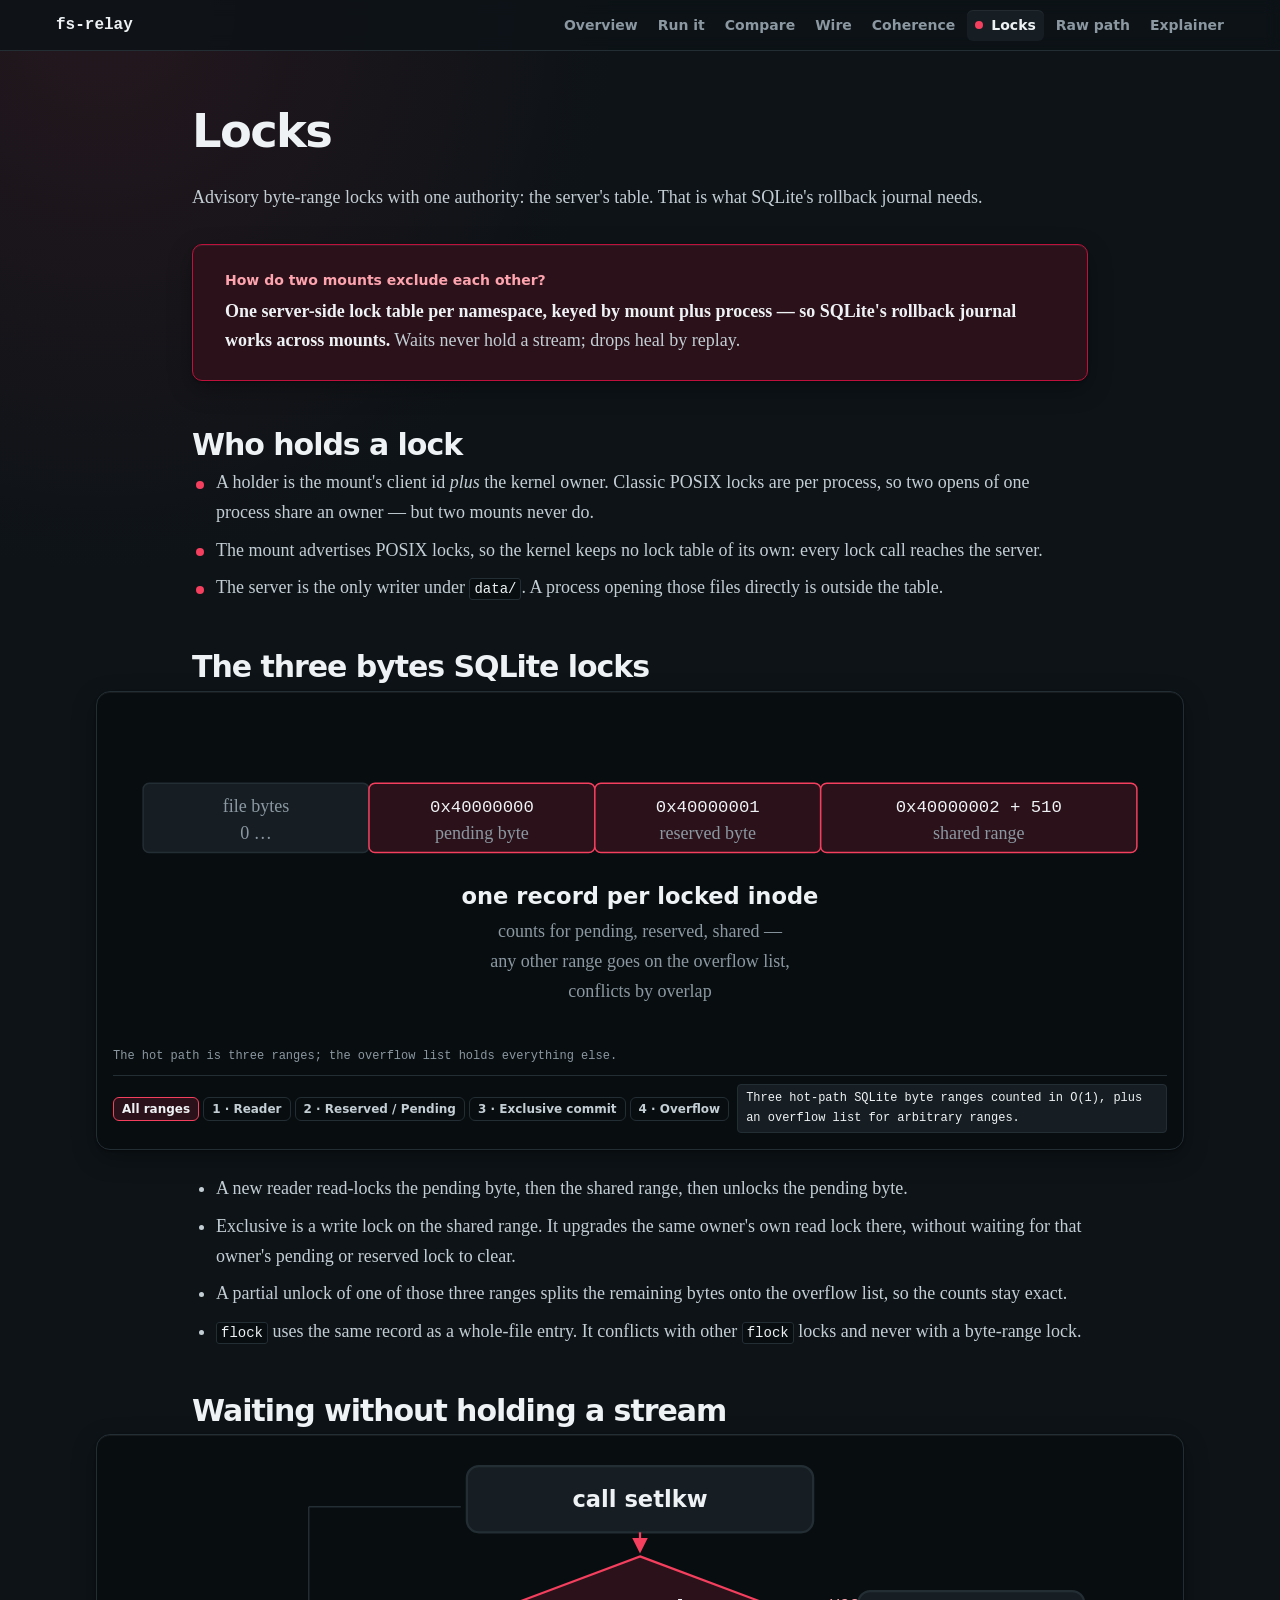
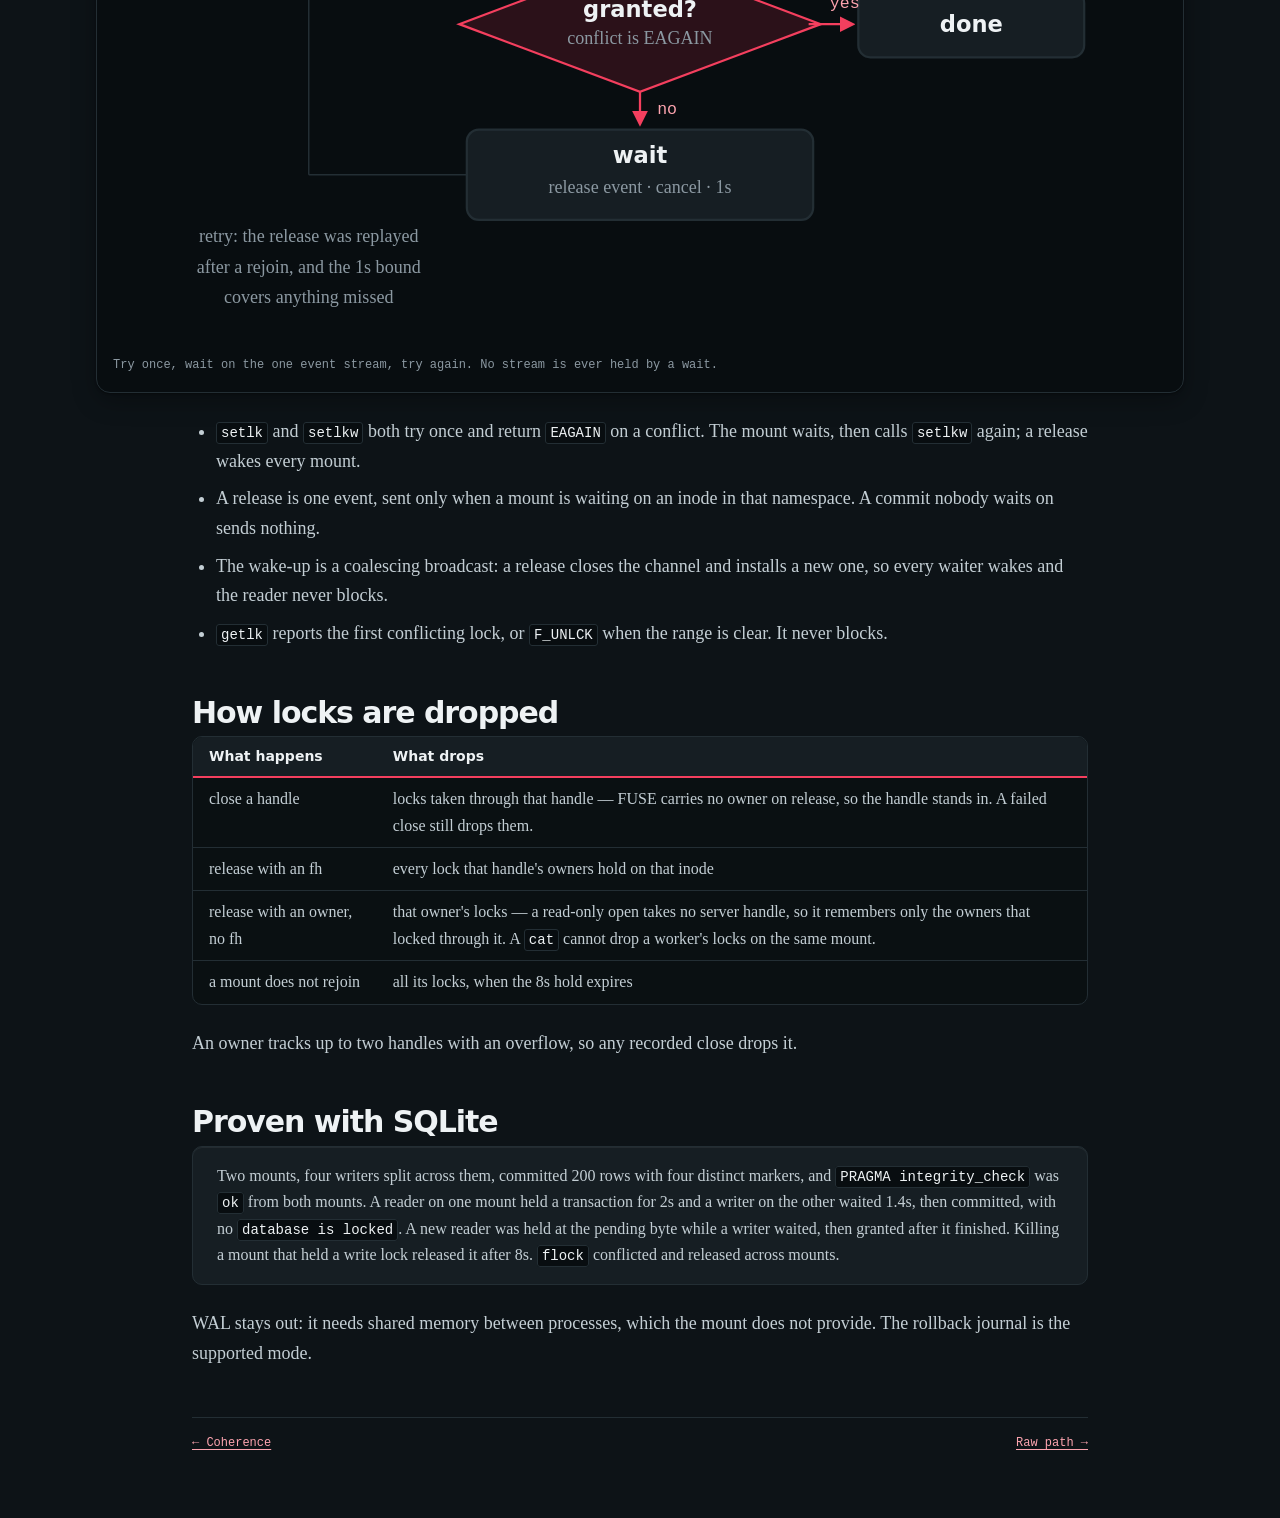
<file: html-prototypes/locks.html>
<!DOCTYPE html>
<html lang="en">
<head>
<meta charset="utf-8">
<meta name="viewport" content="width=device-width, initial-scale=1">
<title>Locks — fs-relay, explained</title>
<link rel="stylesheet" href="style.css">
<meta name="description" content="One server-side lock table per namespace, and what SQLite's rollback journal needs.">
<meta name="theme-color" content="#0d1317">
<link rel="icon" href="data:image/svg+xml,%3Csvg xmlns='http://www.w3.org/2000/svg' viewBox='0 0 16 16'%3E%3Crect width='16' height='16' rx='4' fill='%23f43f5e'/%3E%3C/svg%3E">
</head>
<body>
<a class="skip" href="#main">Skip to content</a>
<nav aria-label="Pages">
  <a class="brand" href="index.html">fs-relay</a>
  <a href="index.html">Overview</a>
  <a href="run.html">Run it</a>
  <a href="compare.html">Compare</a>
  <a href="wire.html">Wire</a>
  <a href="coherence.html">Coherence</a>
  <a href="locks.html" class="here">Locks</a>
  <a href="raw.html">Raw path</a>
  <a href="explainer.html">Explainer</a>
</nav>
<main id="main">
  <h1>Locks</h1>
  <p class="lede">Advisory byte-range locks with one
  authority: the server's table. That is what SQLite's
  rollback journal needs.</p>
  <p class="verdict"><span class="q">How do two mounts
  exclude each other?</span> <strong>One server-side
  lock table per namespace, keyed by mount plus process
  — so SQLite's rollback journal works across
  mounts.</strong> Waits never hold a stream; drops
  heal by replay.</p>

  <h2>Who holds a lock</h2>
  <ul class="facts">
    <li>A holder is the mount's client id <em>plus</em>
      the kernel owner. Classic POSIX locks are per
      process, so two opens of one process share an
      owner — but two mounts never do.</li>
    <li>The mount advertises POSIX locks, so the kernel
      keeps no lock table of its own: every lock call
      reaches the server.</li>
    <li>The server is the only writer under
      <code>data/</code>. A process opening those files
      directly is outside the table.</li>
  </ul>

  <h2>The three bytes SQLite locks</h2>
  <figure class="diagram" data-explorer="sqlite">
  <svg viewBox="0 0 700 220" role="img"
    aria-label="Pending, reserved, and shared byte ranges with an overflow list for the rest">
    <g>
      <rect x="20" y="50" width="150" height="46" class="chip" data-role="overflow"/>
      <text x="95" y="69" class="t-small" data-role="overflow">file bytes</text>
      <text x="95" y="87" class="t-small" data-role="overflow">0 …</text>
      <rect x="170" y="50" width="150" height="46" class="chip-hi" data-role="reader writer"/>
      <text x="245" y="69" class="t-mono" data-role="reader writer">0x40000000</text>
      <text x="245" y="87" class="t-small" data-role="reader writer">pending byte</text>
      <rect x="320" y="50" width="150" height="46" class="chip-hi" data-role="writer"/>
      <text x="395" y="69" class="t-mono" data-role="writer">0x40000001</text>
      <text x="395" y="87" class="t-small" data-role="writer">reserved byte</text>
      <rect x="470" y="50" width="210" height="46" class="chip-hi" data-role="reader exclusive"/>
      <text x="575" y="69" class="t-mono" data-role="reader exclusive">0x40000002 + 510</text>
      <text x="575" y="87" class="t-small" data-role="reader exclusive">shared range</text>
      <text x="350" y="130" class="t-title" data-role="reader writer exclusive overflow">one record per locked inode</text>
      <text x="350" y="152" class="t-small" data-role="reader writer exclusive">counts for pending, reserved, shared —</text>
      <text x="350" y="172" class="t-small" data-role="overflow">any other range goes on the overflow list,</text>
      <text x="350" y="192" class="t-small" data-role="overflow">conflicts by overlap</text>
    </g>
  </svg>
  <figcaption>The hot path is three ranges; the overflow
  list holds everything else.</figcaption>
  <div class="explorer-bar" role="group" aria-label="Step through SQLite lock ranges">
    <div class="explorer-steps">
      <button type="button" class="pill-btn" aria-pressed="true" data-step="all"
        data-desc="Three hot-path SQLite byte ranges counted in O(1), plus an overflow list for arbitrary ranges.">All ranges</button>
      <button type="button" class="pill-btn" aria-pressed="false" data-step="reader"
        data-desc="1 · New reader: read-locks pending (0x40000000), takes shared (0x40000002+510), then drops pending.">1 · Reader</button>
      <button type="button" class="pill-btn" aria-pressed="false" data-step="writer"
        data-desc="2 · Writer intent: takes reserved (0x40000001), then pending (0x40000000) to block new readers.">2 · Reserved / Pending</button>
      <button type="button" class="pill-btn" aria-pressed="false" data-step="exclusive"
        data-desc="3 · Commit (Exclusive): upgrades its own shared read lock to a write lock on 0x40000002+510.">3 · Exclusive commit</button>
      <button type="button" class="pill-btn" aria-pressed="false" data-step="overflow"
        data-desc="4 · Overflow / flock: non-SQLite ranges and partial unlocks live on the overflow list.">4 · Overflow</button>
    </div>
    <span class="explorer-status" aria-live="polite">Three hot-path SQLite byte ranges counted in O(1), plus an overflow list for arbitrary ranges.</span>
  </div>
  </figure>
  <ul>
    <li>A new reader read-locks the pending byte, then
      the shared range, then unlocks the pending
      byte.</li>
    <li>Exclusive is a write lock on the shared range.
      It upgrades the same owner's own read lock there,
      without waiting for that owner's pending or
      reserved lock to clear.</li>
    <li>A partial unlock of one of those three ranges
      splits the remaining bytes onto the overflow list,
      so the counts stay exact.</li>
    <li><code>flock</code> uses the same record as a
      whole-file entry. It conflicts with other
      <code>flock</code> locks and never with a
      byte-range lock.</li>
  </ul>

  <h2>Waiting without holding a stream</h2>
  <figure class="diagram">
  <svg viewBox="0 0 700 330" role="img"
    aria-label="Setlkw tries once, waits on the release stream, and retries">
    <defs>
      <marker id="arr" viewBox="0 0 10 10" refX="8" refY="5"
        markerWidth="7" markerHeight="7" orient="auto-start-reverse">
        <path d="M0,0 L10,5 L0,10 z" fill="#f43f5e"></path>
      </marker>
    </defs>
    <g>
      <rect x="235" y="10" width="230" height="44" class="box"/>
      <text x="350" y="37" class="t-title">call setlkw</text>
      <polygon points="350,70 470,115 350,160 230,115" class="box-hi"/>
      <text x="350" y="110" class="t-title">granted?</text>
      <text x="350" y="128" class="t-small">conflict is EAGAIN</text>
      <rect x="495" y="93" width="150" height="44" class="box"/>
      <text x="570" y="120" class="t-title">done</text>
      <rect x="235" y="185" width="230" height="60" class="box"/>
      <text x="350" y="207" class="t-title">wait</text>
      <text x="350" y="227" class="t-small">release event · cancel · 1s</text>
      <line x1="350" y1="54" x2="350" y2="66" class="wire"/>
      <line x1="462" y1="115" x2="491" y2="115" class="wire"/>
      <text x="486" y="104" class="t-lab">yes</text>
      <line x1="350" y1="160" x2="350" y2="181" class="wire"/>
      <text x="368" y="175" class="t-lab">no</text>
      <line x1="235" y1="215" x2="130" y2="215" class="lane"/>
      <line x1="130" y1="215" x2="130" y2="37" class="lane"/>
      <line x1="130" y1="37" x2="231" y2="37" class="lane"/>
      <text x="130" y="260" class="t-small">retry: the release was replayed</text>
      <text x="130" y="280" class="t-small">after a rejoin, and the 1s bound</text>
      <text x="130" y="300" class="t-small">covers anything missed</text>
    </g>
  </svg>
  <figcaption>Try once, wait on the one event stream,
  try again. No stream is ever held by a wait.</figcaption>
  </figure>
  <ul>
    <li><code>setlk</code> and <code>setlkw</code> both
      try once and return <code>EAGAIN</code> on a
      conflict. The mount waits, then calls
      <code>setlkw</code> again; a release wakes every
      mount.</li>
    <li>A release is one event, sent only when a mount is
      waiting on an inode in that namespace. A commit
      nobody waits on sends nothing.</li>
    <li>The wake-up is a coalescing broadcast: a release
      closes the channel and installs a new one, so every
      waiter wakes and the reader never blocks.</li>
    <li><code>getlk</code> reports the first conflicting
      lock, or <code>F_UNLCK</code> when the range is
      clear. It never blocks.</li>
  </ul>

  <h2>How locks are dropped</h2>
  <div class="scroll"><table>
    <tr><th>What happens</th><th>What drops</th></tr>
    <tr><td>close a handle</td>
      <td>locks taken through that handle — FUSE carries
        no owner on release, so the handle stands in.
        A failed close still drops them.</td></tr>
    <tr><td>release with an fh</td>
      <td>every lock that handle's owners hold on that
        inode</td></tr>
    <tr><td>release with an owner, no fh</td>
      <td>that owner's locks — a read-only open takes no
        server handle, so it remembers only the owners
        that locked through it. A <code>cat</code> cannot
        drop a worker's locks on the same mount.</td></tr>
    <tr><td>a mount does not rejoin</td>
      <td>all its locks, when the 8s hold expires</td></tr>
  </table></div>
  <p>An owner tracks up to two handles with an overflow,
  so any recorded close drops it.</p>

  <h2>Proven with SQLite</h2>
  <p class="note">Two mounts, four writers split across
  them, committed 200 rows with four distinct markers,
  and <code>PRAGMA integrity_check</code> was
  <code>ok</code> from both mounts. A reader on one
  mount held a transaction for 2s and a writer on the
  other waited 1.4s, then committed, with no
  <code>database is locked</code>. A new reader was held
  at the pending byte while a writer waited, then
  granted after it finished. Killing a mount that held a
  write lock released it after 8s. <code>flock</code>
  conflicted and released across mounts.</p>
  <p>WAL stays out: it needs shared memory between
  processes, which the mount does not provide. The
  rollback journal is the supported mode.</p>
  <footer><a href="coherence.html">← Coherence</a><a href="raw.html">Raw path →</a></footer>
</main>
<script src="ui.js"></script>
</body>
</html>
</file>
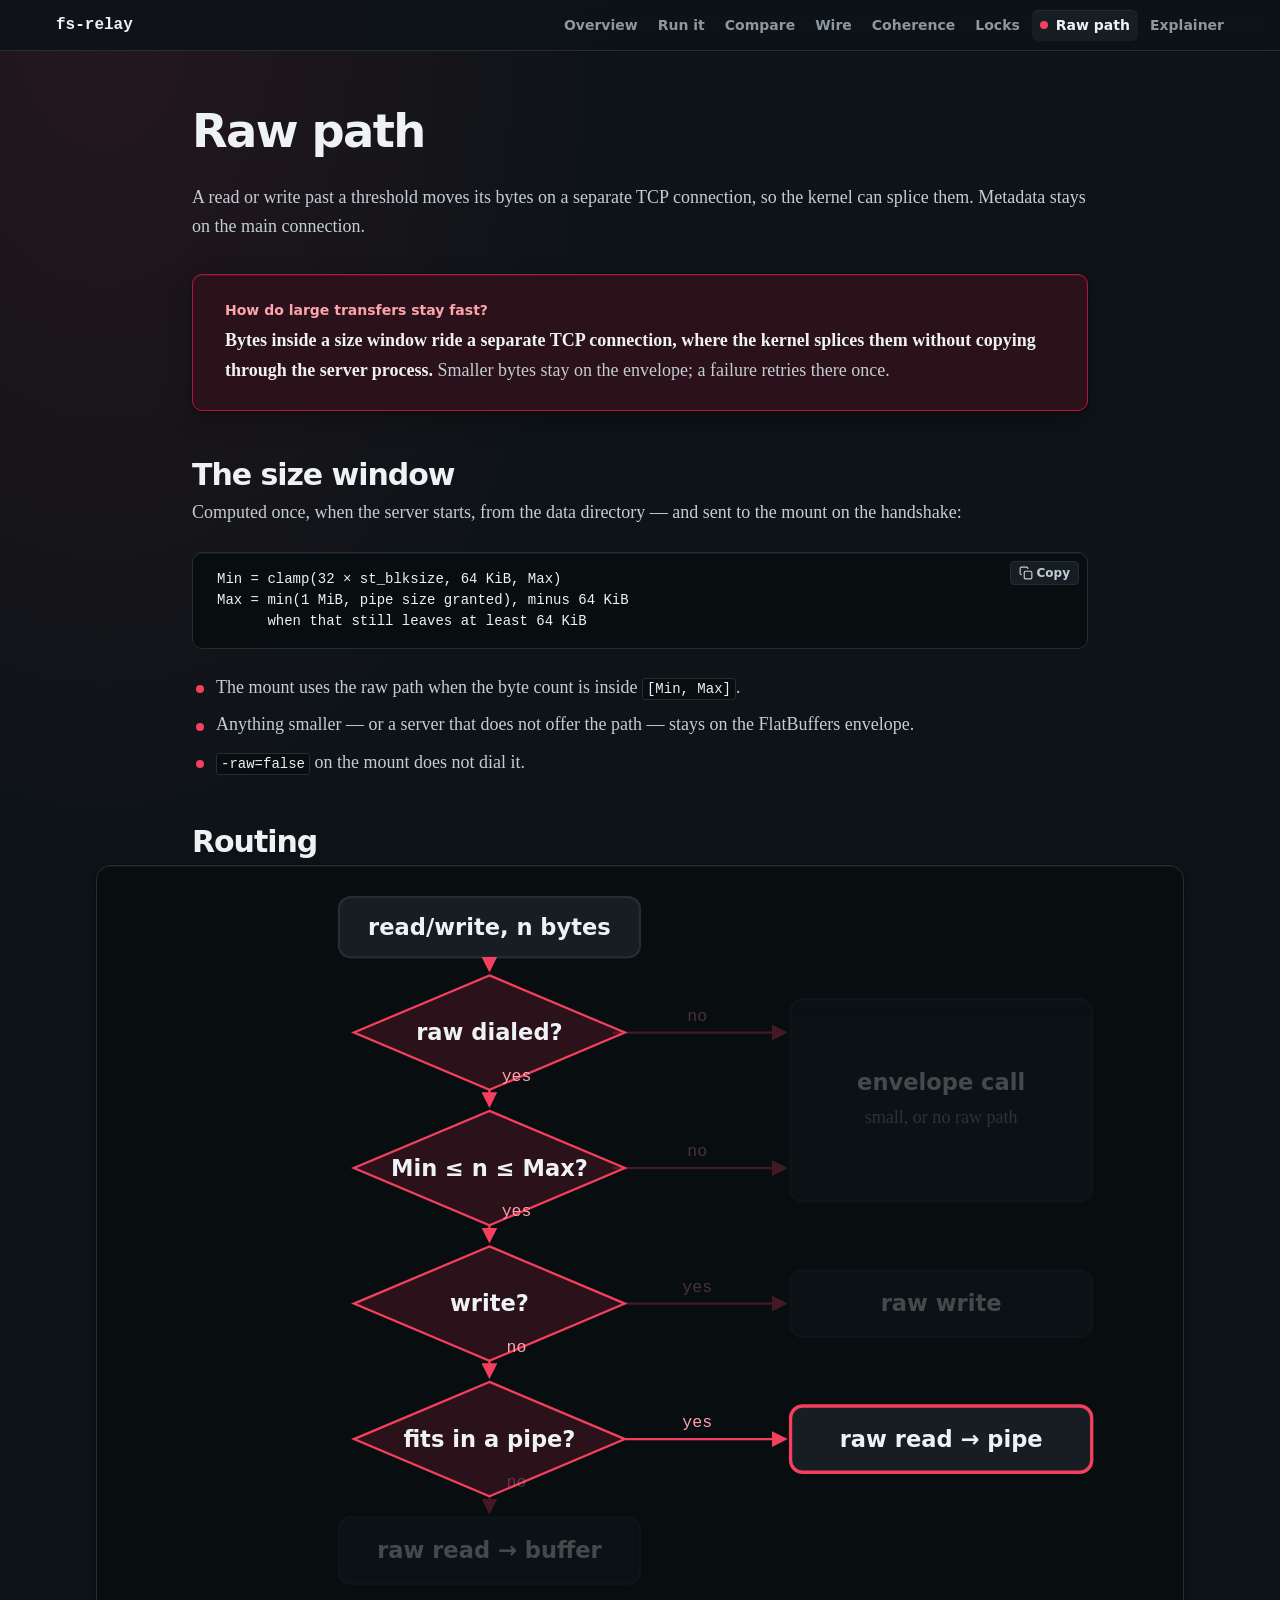
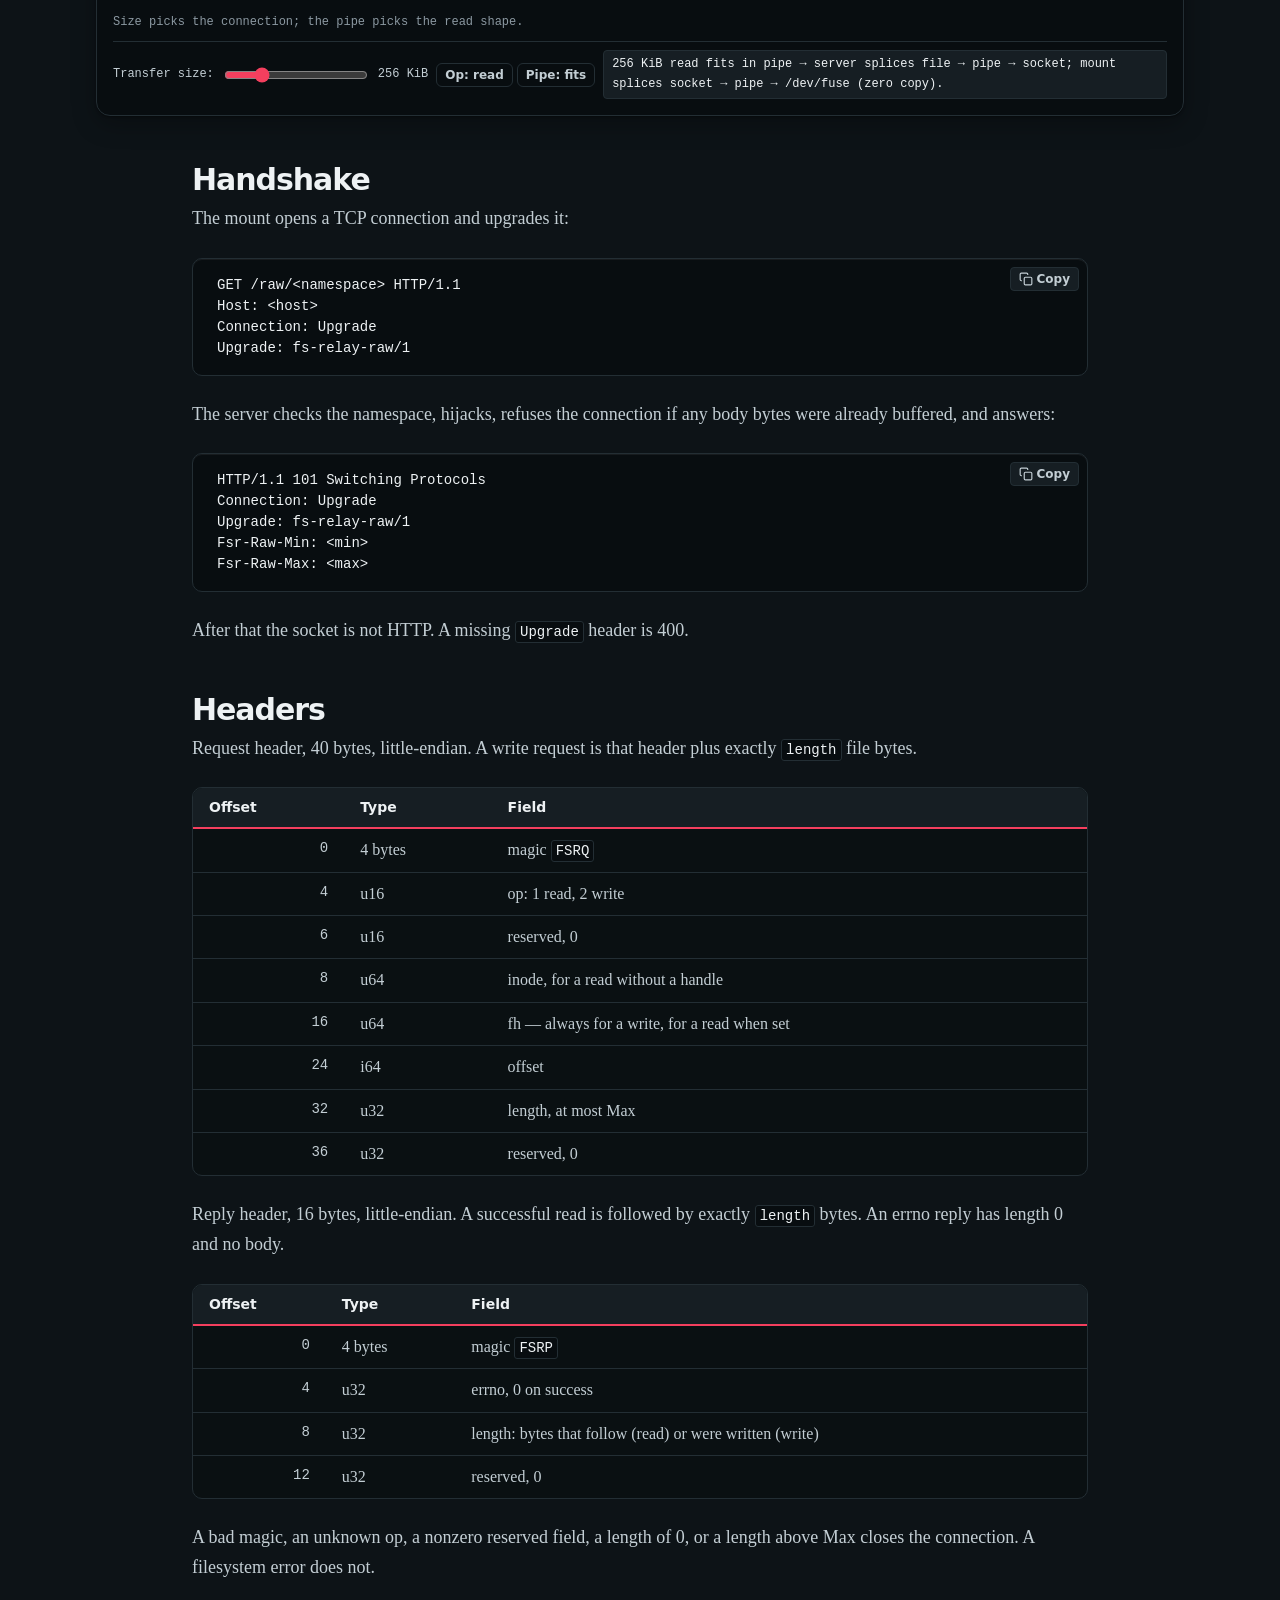
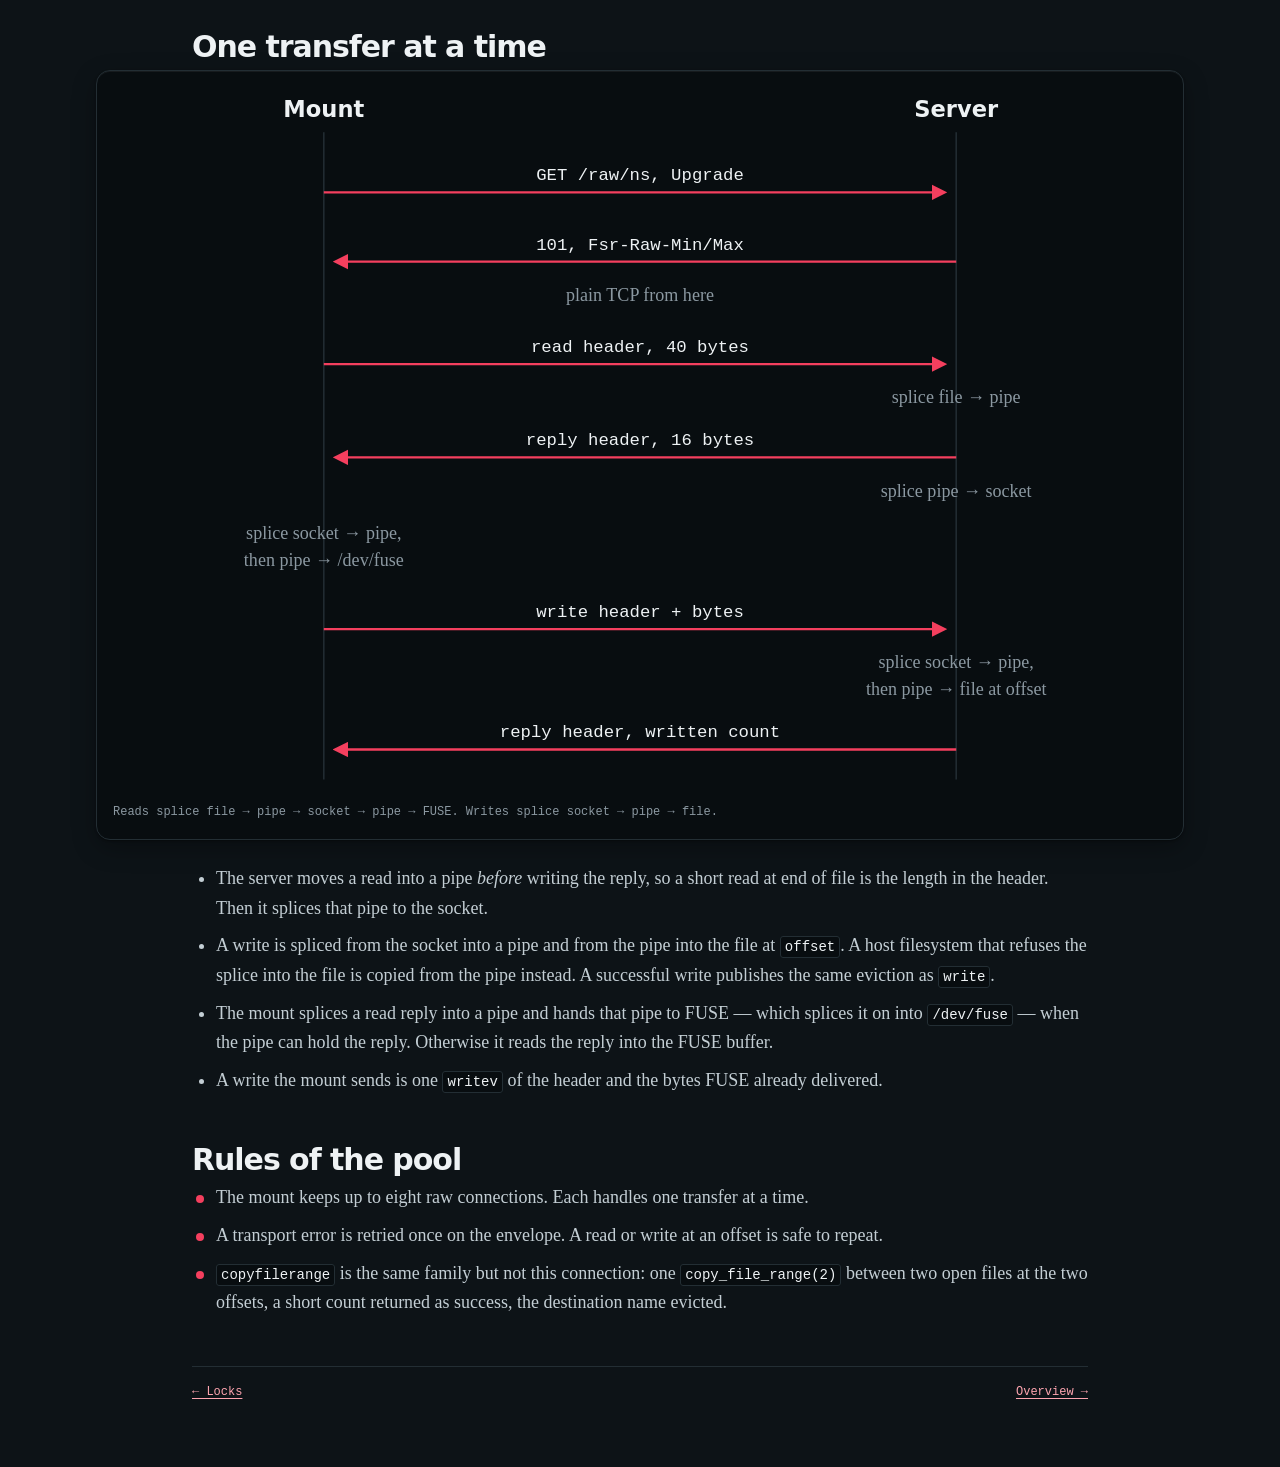
<file: html-prototypes/raw.html>
<!DOCTYPE html>
<html lang="en">
<head>
<meta charset="utf-8">
<meta name="viewport" content="width=device-width, initial-scale=1">
<title>Raw path — fs-relay, explained</title>
<link rel="stylesheet" href="style.css">
<meta name="description" content="The fs-relay raw path: large transfers by kernel splice on a separate connection.">
<meta name="theme-color" content="#0d1317">
<link rel="icon" href="data:image/svg+xml,%3Csvg xmlns='http://www.w3.org/2000/svg' viewBox='0 0 16 16'%3E%3Crect width='16' height='16' rx='4' fill='%23f43f5e'/%3E%3C/svg%3E">
</head>
<body>
<a class="skip" href="#main">Skip to content</a>
<nav aria-label="Pages">
  <a class="brand" href="index.html">fs-relay</a>
  <a href="index.html">Overview</a>
  <a href="run.html">Run it</a>
  <a href="compare.html">Compare</a>
  <a href="wire.html">Wire</a>
  <a href="coherence.html">Coherence</a>
  <a href="locks.html">Locks</a>
  <a href="raw.html" class="here">Raw path</a>
  <a href="explainer.html">Explainer</a>
</nav>
<main id="main">
  <h1>Raw path</h1>
  <p class="lede">A read or write past a threshold moves
  its bytes on a separate TCP connection, so the kernel
  can splice them. Metadata stays on the main
  connection.</p>
  <p class="verdict"><span class="q">How do large
  transfers stay fast?</span> <strong>Bytes inside a
  size window ride a separate TCP connection, where the
  kernel splices them without copying through the
  server process.</strong> Smaller bytes stay on the
  envelope; a failure retries there once.</p>

  <h2>The size window</h2>
  <p>Computed once, when the server starts, from the data
  directory — and sent to the mount on the
  handshake:</p>
<pre>Min = clamp(32 × st_blksize, 64 KiB, Max)
Max = min(1 MiB, pipe size granted), minus 64 KiB
      when that still leaves at least 64 KiB</pre>
  <ul class="facts">
    <li>The mount uses the raw path when the byte count
      is inside <code>[Min, Max]</code>.</li>
    <li>Anything smaller — or a server that does not
      offer the path — stays on the FlatBuffers
      envelope.</li>
    <li><code>-raw=false</code> on the mount does not
      dial it.</li>
  </ul>

  <h2>Routing</h2>
  <figure class="diagram" data-raw-router="true">
  <svg viewBox="0 0 700 480" role="img"
    aria-label="Reads and writes route to envelope, raw pipe, raw buffer, or raw write">
    <defs>
      <marker id="arr2" viewBox="0 0 10 10" refX="8" refY="5"
        markerWidth="7" markerHeight="7" orient="auto-start-reverse">
        <path d="M0,0 L10,5 L0,10 z" fill="#f43f5e"></path>
      </marker>
    </defs>
    <g>
      <rect x="150" y="10" width="200" height="40" class="box" data-route="always"/>
      <text x="250" y="35" class="t-title" data-route="always">read/write, n bytes</text>
      <polygon points="250,62 340,100 250,138 160,100" class="box-hi" data-route="always"/>
      <text x="250" y="105" class="t-title" data-route="always">raw dialed?</text>
      <polygon points="250,152 340,190 250,228 160,190" class="box-hi" data-route="always"/>
      <text x="250" y="195" class="t-title" data-route="always">Min ≤ n ≤ Max?</text>
      <polygon points="250,242 340,280 250,318 160,280" class="box-hi" data-route="raw-write raw-pipe raw-buf"/>
      <text x="250" y="285" class="t-title" data-route="raw-write raw-pipe raw-buf">write?</text>
      <polygon points="250,332 340,370 250,408 160,370" class="box-hi" data-route="raw-pipe raw-buf"/>
      <text x="250" y="375" class="t-title" data-route="raw-pipe raw-buf">fits in a pipe?</text>
      <rect x="450" y="78" width="200" height="134" class="box" data-route="env outcome"/>
      <text x="550" y="138" class="t-title" data-route="env">envelope call</text>
      <text x="550" y="160" class="t-small" data-route="env">small, or no raw path</text>
      <rect x="450" y="258" width="200" height="44" class="box" data-route="raw-write outcome"/>
      <text x="550" y="285" class="t-title" data-route="raw-write">raw write</text>
      <rect x="450" y="348" width="200" height="44" class="box" data-route="raw-pipe outcome"/>
      <text x="550" y="375" class="t-title" data-route="raw-pipe">raw read → pipe</text>
      <rect x="150" y="422" width="200" height="44" class="box" data-route="raw-buf outcome"/>
      <text x="250" y="449" class="t-title" data-route="raw-buf">raw read → buffer</text>
      <line x1="250" y1="50" x2="250" y2="58" class="wire"
        style="marker-end:url(#arr2)" data-route="always"/>
      <line x1="250" y1="138" x2="250" y2="148" class="wire"
        style="marker-end:url(#arr2)" data-route="always"/>
      <line x1="250" y1="228" x2="250" y2="238" class="wire"
        style="marker-end:url(#arr2)" data-route="raw-write raw-pipe raw-buf"/>
      <line x1="250" y1="318" x2="250" y2="328" class="wire"
        style="marker-end:url(#arr2)" data-route="raw-pipe raw-buf"/>
      <line x1="250" y1="408" x2="250" y2="418" class="wire"
        style="marker-end:url(#arr2)" data-route="raw-buf"/>
      <line x1="332" y1="100" x2="446" y2="100" class="wire"
        style="marker-end:url(#arr2)" data-route="env"/>
      <line x1="332" y1="190" x2="446" y2="190" class="wire"
        style="marker-end:url(#arr2)" data-route="env"/>
      <line x1="340" y1="280" x2="446" y2="280" class="wire"
        style="marker-end:url(#arr2)" data-route="raw-write"/>
      <line x1="340" y1="370" x2="446" y2="370" class="wire"
        style="marker-end:url(#arr2)" data-route="raw-pipe"/>
      <text x="388" y="92" class="t-lab" data-route="env">no</text>
      <text x="388" y="182" class="t-lab" data-route="env">no</text>
      <text x="388" y="272" class="t-lab" data-route="raw-write">yes</text>
      <text x="388" y="362" class="t-lab" data-route="raw-pipe">yes</text>
      <text x="268" y="132" class="t-lab" data-route="always">yes</text>
      <text x="268" y="222" class="t-lab" data-route="raw-write raw-pipe raw-buf">yes</text>
      <text x="268" y="312" class="t-lab" data-route="raw-pipe raw-buf">no</text>
      <text x="268" y="402" class="t-lab" data-route="raw-buf">no</text>
    </g>
  </svg>
  <figcaption>Size picks the connection; the pipe picks
  the read shape.</figcaption>
  <div class="explorer-bar" role="group" aria-label="Simulate transfer routing">
    <div class="explorer-slider">
      <label for="raw-size-slider">Transfer size:</label>
      <input type="range" id="raw-size-slider" min="16" max="1024" step="16" value="256">
      <span id="raw-size-val">256 KiB</span>
    </div>
    <div class="explorer-steps">
      <button type="button" class="pill-btn" id="raw-op-btn" aria-pressed="false">Op: read</button>
      <button type="button" class="pill-btn" id="raw-pipe-btn" aria-pressed="false">Pipe: fits</button>
    </div>
    <span class="explorer-status" aria-live="polite">256 KiB read fits in pipe → zero-copy splice.</span>
  </div>
  </figure>

  <h2>Handshake</h2>
  <p>The mount opens a TCP connection and upgrades
  it:</p>
<pre>GET /raw/&lt;namespace&gt; HTTP/1.1
Host: &lt;host&gt;
Connection: Upgrade
Upgrade: fs-relay-raw/1</pre>
  <p>The server checks the namespace, hijacks, refuses
  the connection if any body bytes were already
  buffered, and answers:</p>
<pre>HTTP/1.1 101 Switching Protocols
Connection: Upgrade
Upgrade: fs-relay-raw/1
Fsr-Raw-Min: &lt;min&gt;
Fsr-Raw-Max: &lt;max&gt;</pre>
  <p>After that the socket is not HTTP. A missing
  <code>Upgrade</code> header is 400.</p>

  <h2>Headers</h2>
  <p>Request header, 40 bytes, little-endian. A write
  request is that header plus exactly
  <code>length</code> file bytes.</p>
  <div class="scroll"><table>
    <tr><th>Offset</th><th>Type</th><th>Field</th></tr>
    <tr><td class="num">0</td><td>4 bytes</td><td>magic <code>FSRQ</code></td></tr>
    <tr><td class="num">4</td><td>u16</td><td>op: 1 read, 2 write</td></tr>
    <tr><td class="num">6</td><td>u16</td><td>reserved, 0</td></tr>
    <tr><td class="num">8</td><td>u64</td><td>inode, for a read without a handle</td></tr>
    <tr><td class="num">16</td><td>u64</td><td>fh — always for a write, for a read when set</td></tr>
    <tr><td class="num">24</td><td>i64</td><td>offset</td></tr>
    <tr><td class="num">32</td><td>u32</td><td>length, at most Max</td></tr>
    <tr><td class="num">36</td><td>u32</td><td>reserved, 0</td></tr>
  </table></div>
  <p>Reply header, 16 bytes, little-endian. A successful
  read is followed by exactly <code>length</code> bytes.
  An errno reply has length 0 and no body.</p>
  <div class="scroll"><table>
    <tr><th>Offset</th><th>Type</th><th>Field</th></tr>
    <tr><td class="num">0</td><td>4 bytes</td><td>magic <code>FSRP</code></td></tr>
    <tr><td class="num">4</td><td>u32</td><td>errno, 0 on success</td></tr>
    <tr><td class="num">8</td><td>u32</td><td>length: bytes that follow (read) or were written (write)</td></tr>
    <tr><td class="num">12</td><td>u32</td><td>reserved, 0</td></tr>
  </table></div>
  <p>A bad magic, an unknown op, a nonzero reserved
  field, a length of 0, or a length above Max closes the
  connection. A filesystem error does not.</p>

  <h2>One transfer at a time</h2>
  <figure class="diagram">
  <svg viewBox="0 0 700 470" role="img"
    aria-label="Raw read and write move bytes by splice on both ends">
    <defs>
      <marker id="arr" viewBox="0 0 10 10" refX="8" refY="5"
        markerWidth="7" markerHeight="7" orient="auto-start-reverse">
        <path d="M0,0 L10,5 L0,10 z" fill="#f43f5e"></path>
      </marker>
    </defs>
    <g>
      <line x1="140" y1="30" x2="140" y2="460" class="lane"/>
      <line x1="560" y1="30" x2="560" y2="460" class="lane"/>
      <text x="140" y="20" class="t-title">Mount</text>
      <text x="560" y="20" class="t-title">Server</text>
      <text x="350" y="62" class="t-mono">GET /raw/ns, Upgrade</text>
      <line x1="140" y1="70" x2="552" y2="70" class="wire"/>
      <text x="350" y="108" class="t-mono">101, Fsr-Raw-Min/Max</text>
      <line x1="560" y1="116" x2="148" y2="116" class="wire"/>
      <text x="350" y="142" class="t-small">plain TCP from here</text>
      <text x="350" y="176" class="t-mono">read header, 40 bytes</text>
      <line x1="140" y1="184" x2="552" y2="184" class="wire"/>
      <text x="560" y="210" class="t-small">splice file → pipe</text>
      <text x="350" y="238" class="t-mono">reply header, 16 bytes</text>
      <line x1="560" y1="246" x2="148" y2="246" class="wire"/>
      <text x="560" y="272" class="t-small">splice pipe → socket</text>
      <text x="140" y="300" class="t-small">splice socket → pipe,</text>
      <text x="140" y="318" class="t-small">then pipe → /dev/fuse</text>
      <text x="350" y="352" class="t-mono">write header + bytes</text>
      <line x1="140" y1="360" x2="552" y2="360" class="wire"/>
      <text x="560" y="386" class="t-small">splice socket → pipe,</text>
      <text x="560" y="404" class="t-small">then pipe → file at offset</text>
      <text x="350" y="432" class="t-mono">reply header, written count</text>
      <line x1="560" y1="440" x2="148" y2="440" class="wire"/>
    </g>
  </svg>
  <figcaption>Reads splice file → pipe → socket →
  pipe → FUSE. Writes splice socket → pipe →
  file.</figcaption>
  </figure>
  <ul>
    <li>The server moves a read into a pipe <em>before
      </em> writing the reply, so a short read at end of
      file is the length in the header. Then it splices
      that pipe to the socket.</li>
    <li>A write is spliced from the socket into a pipe
      and from the pipe into the file at
      <code>offset</code>. A host filesystem that refuses
      the splice into the file is copied from the pipe
      instead. A successful write publishes the same
      eviction as <code>write</code>.</li>
    <li>The mount splices a read reply into a pipe and
      hands that pipe to FUSE — which splices it on into
      <code>/dev/fuse</code> — when the pipe can hold the
      reply. Otherwise it reads the reply into the FUSE
      buffer.</li>
    <li>A write the mount sends is one
      <code>writev</code> of the header and the bytes
      FUSE already delivered.</li>
  </ul>

  <h2>Rules of the pool</h2>
  <ul class="facts">
    <li>The mount keeps up to eight raw connections. Each
      handles one transfer at a time.</li>
    <li>A transport error is retried once on the
      envelope. A read or write at an offset is safe to
      repeat.</li>
    <li><code>copyfilerange</code> is the same family but
      not this connection: one
      <code>copy_file_range(2)</code> between two open
      files at the two offsets, a short count returned as
      success, the destination name evicted.</li>
  </ul>
  <footer><a href="locks.html">← Locks</a><a href="index.html">Overview →</a></footer>
</main>
<script src="ui.js"></script>
</body>
</html>
</file>
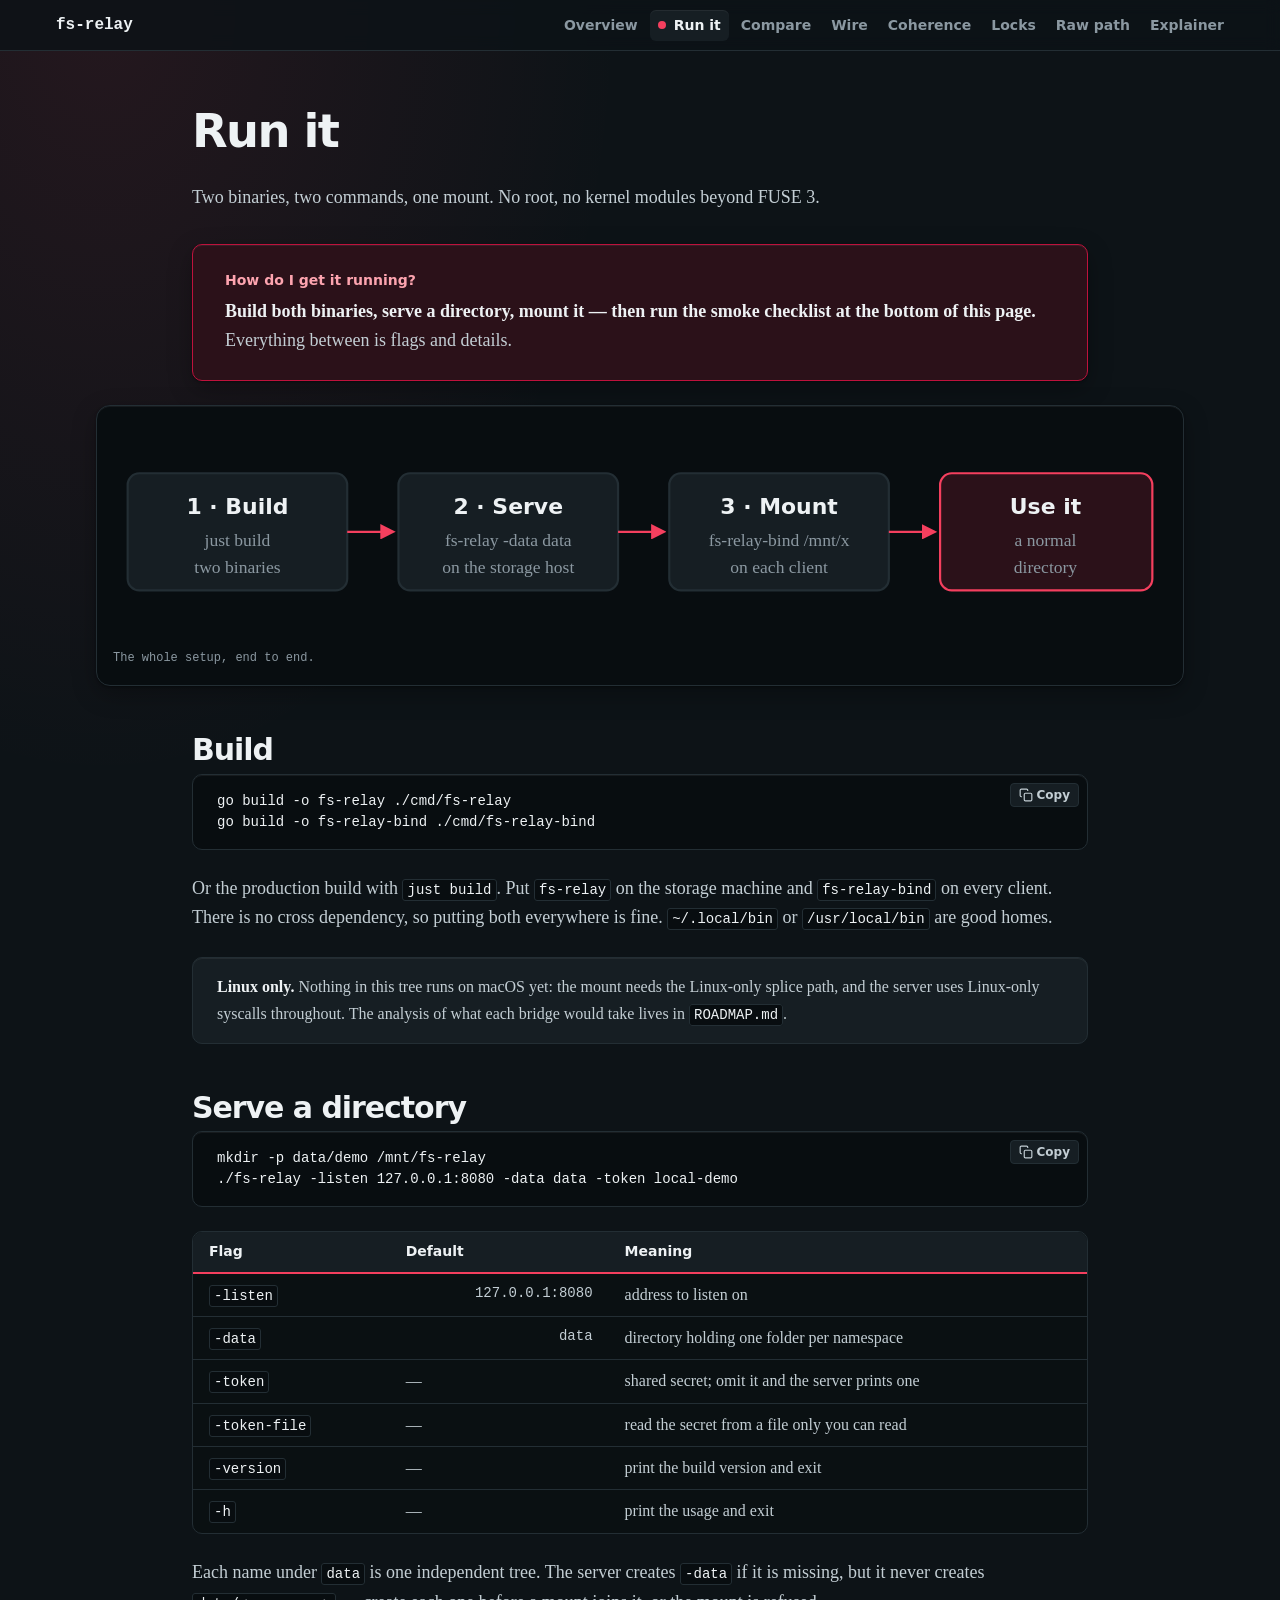
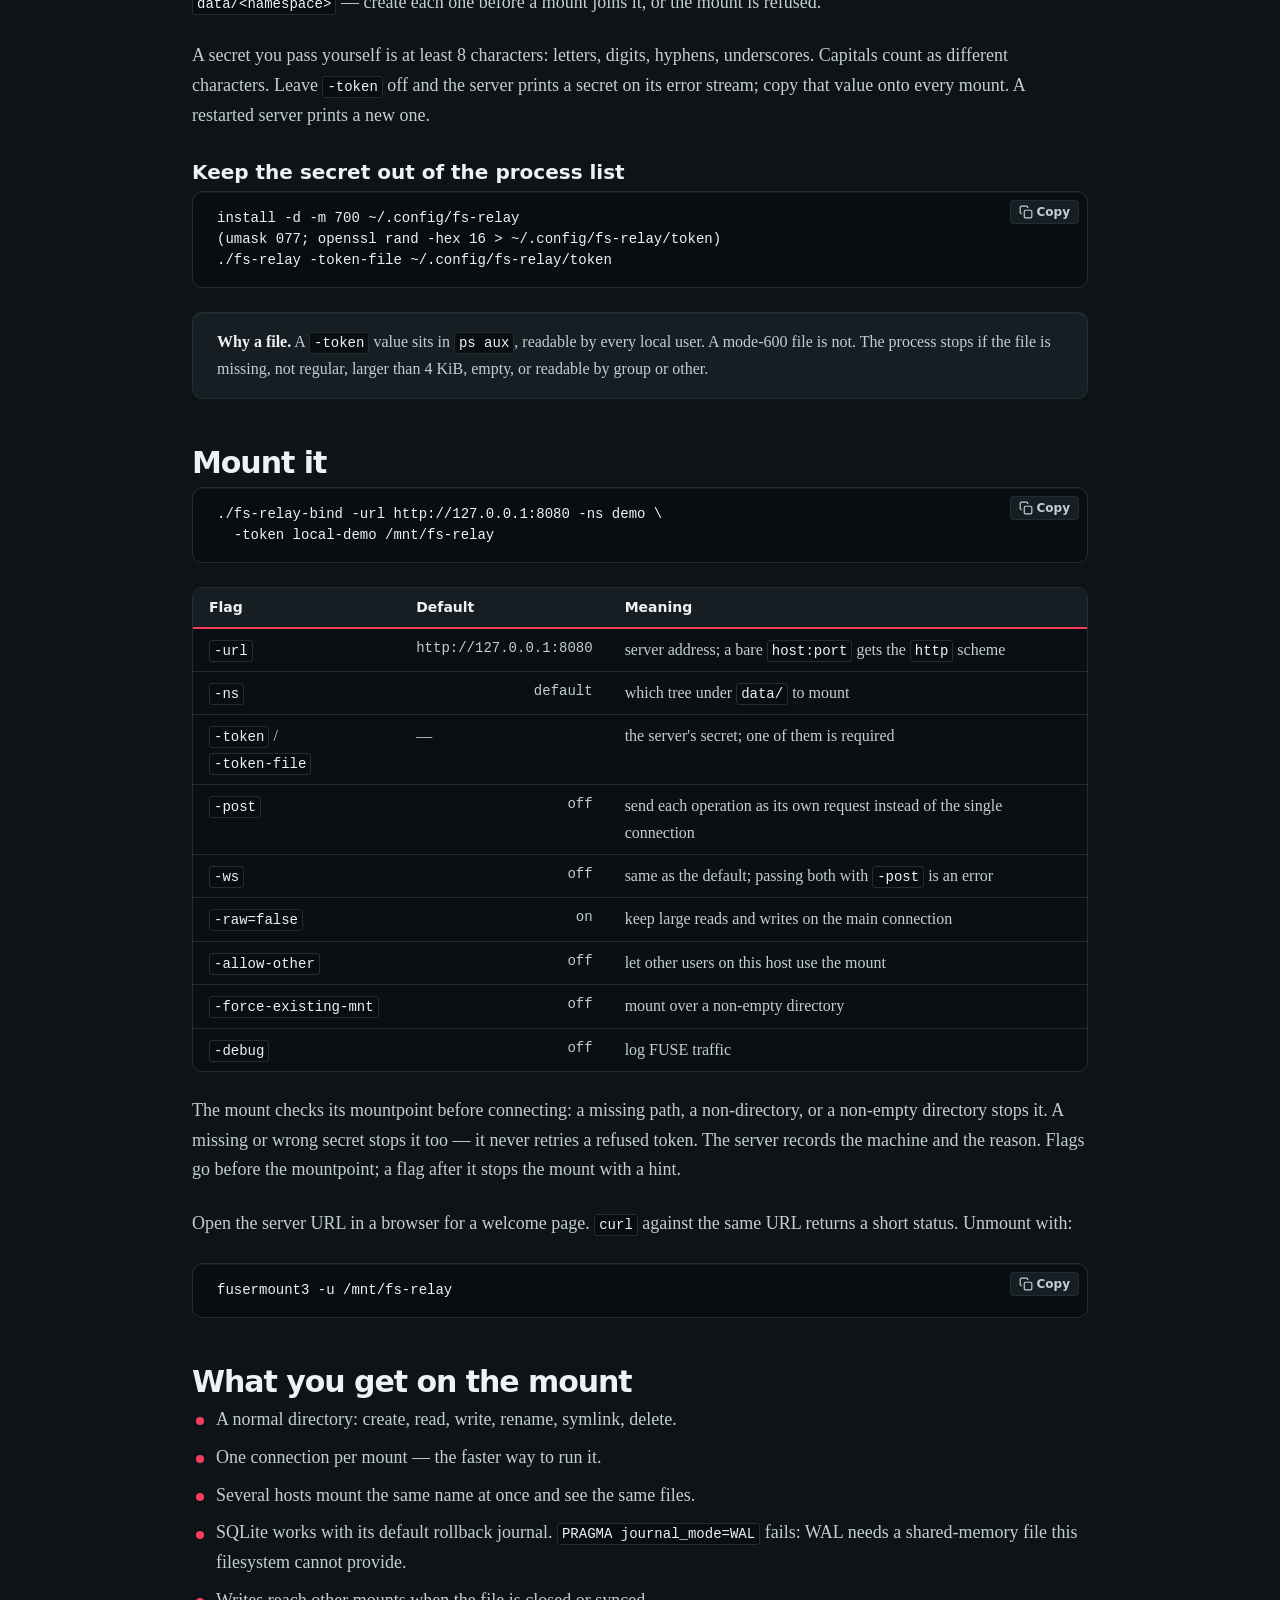
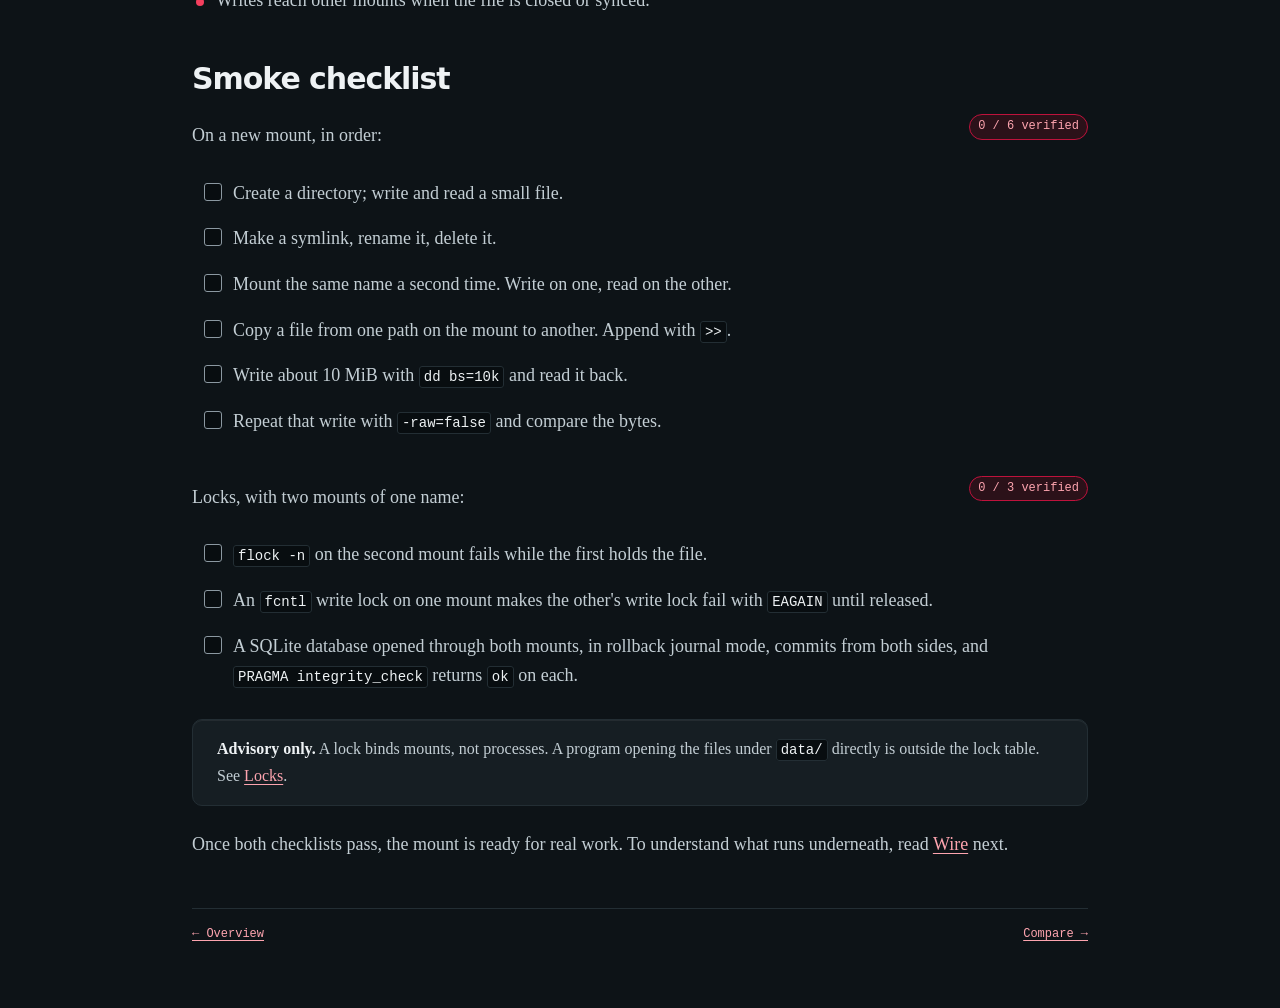
<file: html-prototypes/run.html>
<!DOCTYPE html>
<html lang="en">
<head>
<meta charset="utf-8">
<meta name="viewport" content="width=device-width, initial-scale=1">
<title>Run it — fs-relay, explained</title>
<link rel="stylesheet" href="style.css">
<meta name="description" content="Build fs-relay, serve a directory, mount it, and verify with the smoke checklists.">
<meta name="theme-color" content="#0d1317">
<link rel="icon" href="data:image/svg+xml,%3Csvg xmlns='http://www.w3.org/2000/svg' viewBox='0 0 16 16'%3E%3Crect width='16' height='16' rx='4' fill='%23f43f5e'/%3E%3C/svg%3E">
</head>
<body>
<a class="skip" href="#main">Skip to content</a>
<nav aria-label="Pages">
  <a class="brand" href="index.html">fs-relay</a>
  <a href="index.html">Overview</a>
  <a href="run.html" class="here">Run it</a>
  <a href="compare.html">Compare</a>
  <a href="wire.html">Wire</a>
  <a href="coherence.html">Coherence</a>
  <a href="locks.html">Locks</a>
  <a href="raw.html">Raw path</a>
  <a href="explainer.html">Explainer</a>
</nav>
<main id="main">
  <h1>Run it</h1>
  <p class="lede">Two binaries, two commands, one mount.
  No root, no kernel modules beyond FUSE&nbsp;3.</p>
  <p class="verdict"><span class="q">How do I get it
  running?</span> <strong>Build both binaries, serve a
  directory, mount it — then run the smoke checklist at
  the bottom of this page.</strong> Everything between
  is flags and details.</p>

  <figure class="diagram">
  <svg viewBox="0 0 720 150" role="img"
    aria-label="Build, then serve a directory, then mount it">
    <defs>
      <marker id="arr" viewBox="0 0 10 10" refX="8" refY="5"
        markerWidth="7" markerHeight="7" orient="auto-start-reverse">
        <path d="M0,0 L10,5 L0,10 z" fill="#f43f5e"></path>
      </marker>
    </defs>
    <g>
      <rect x="10" y="35" width="150" height="80" class="box"/>
      <text x="85" y="63" class="t-title">1 · Build</text>
      <text x="85" y="85" class="t-small">just build</text>
      <text x="85" y="103" class="t-small">two binaries</text>
      <rect x="195" y="35" width="150" height="80" class="box"/>
      <text x="270" y="63" class="t-title">2 · Serve</text>
      <text x="270" y="85" class="t-small">fs-relay -data data</text>
      <text x="270" y="103" class="t-small">on the storage host</text>
      <rect x="380" y="35" width="150" height="80" class="box"/>
      <text x="455" y="63" class="t-title">3 · Mount</text>
      <text x="455" y="85" class="t-small">fs-relay-bind /mnt/x</text>
      <text x="455" y="103" class="t-small">on each client</text>
      <rect x="565" y="35" width="145" height="80" class="box-hi"/>
      <text x="637" y="63" class="t-title">Use it</text>
      <text x="637" y="85" class="t-small">a normal</text>
      <text x="637" y="103" class="t-small">directory</text>
      <line x1="160" y1="75" x2="191" y2="75" class="wire"/>
      <line x1="345" y1="75" x2="376" y2="75" class="wire"/>
      <line x1="530" y1="75" x2="561" y2="75" class="wire"/>
    </g>
  </svg>
  <figcaption>The whole setup, end to end.</figcaption>
  </figure>

  <h2>Build</h2>
<pre>go build -o fs-relay ./cmd/fs-relay
go build -o fs-relay-bind ./cmd/fs-relay-bind</pre>
  <p>Or the production build with <code>just build</code>.
  Put <code>fs-relay</code> on the storage machine and
  <code>fs-relay-bind</code> on every client. There is no
  cross dependency, so putting both everywhere is fine.
  <code>~/.local/bin</code> or <code>/usr/local/bin</code>
  are good homes.</p>
  <p class="note"><strong>Linux only.</strong> Nothing in
  this tree runs on macOS yet: the mount needs the
  Linux-only splice path, and the server uses
  Linux-only syscalls throughout. The analysis of what
  each bridge would take lives in
  <code>ROADMAP.md</code>.</p>

  <h2>Serve a directory</h2>
<pre>mkdir -p data/demo /mnt/fs-relay
./fs-relay -listen 127.0.0.1:8080 -data data -token local-demo</pre>
  <div class="scroll"><table>
    <tr><th>Flag</th><th>Default</th><th>Meaning</th></tr>
    <tr><td><code>-listen</code></td><td class="num">127.0.0.1:8080</td>
      <td>address to listen on</td></tr>
    <tr><td><code>-data</code></td><td class="num">data</td>
      <td>directory holding one folder per namespace</td></tr>
    <tr><td><code>-token</code></td><td>—</td>
      <td>shared secret; omit it and the server prints one</td></tr>
    <tr><td><code>-token-file</code></td><td>—</td>
      <td>read the secret from a file only you can read</td></tr>
    <tr><td><code>-version</code></td><td>—</td>
      <td>print the build version and exit</td></tr>
    <tr><td><code>-h</code></td><td>—</td>
      <td>print the usage and exit</td></tr>
  </table></div>
  <p>Each name under <code>data</code> is one independent
  tree. The server creates <code>-data</code> if it is
  missing, but it never creates
  <code>data/&lt;namespace&gt;</code> — create each one
  before a mount joins it, or the mount is refused.</p>
  <p>A secret you pass yourself is at least 8 characters:
  letters, digits, hyphens, underscores. Capitals count as
  different characters. Leave <code>-token</code> off and
  the server prints a secret on its error stream; copy that
  value onto every mount. A restarted server prints a new
  one.</p>

  <h3>Keep the secret out of the process list</h3>
<pre>install -d -m 700 ~/.config/fs-relay
(umask 077; openssl rand -hex 16 &gt; ~/.config/fs-relay/token)
./fs-relay -token-file ~/.config/fs-relay/token</pre>
  <p class="note"><strong>Why a file.</strong> A
  <code>-token</code> value sits in <code>ps aux</code>,
  readable by every local user. A mode-600 file is not.
  The process stops if the file is missing, not regular,
  larger than 4 KiB, empty, or readable by group or
  other.</p>

  <h2>Mount it</h2>
<pre>./fs-relay-bind -url http://127.0.0.1:8080 -ns demo \
  -token local-demo /mnt/fs-relay</pre>
  <div class="scroll"><table>
    <tr><th>Flag</th><th>Default</th><th>Meaning</th></tr>
    <tr><td><code>-url</code></td><td class="num">http://127.0.0.1:8080</td>
      <td>server address; a bare <code>host:port</code>
        gets the <code>http</code> scheme</td></tr>
    <tr><td><code>-ns</code></td><td class="num">default</td>
      <td>which tree under <code>data/</code> to mount</td></tr>
    <tr><td><code>-token</code> / <code>-token-file</code></td><td>—</td>
      <td>the server's secret; one of them is required</td></tr>
    <tr><td><code>-post</code></td><td class="num">off</td>
      <td>send each operation as its own request instead of
        the single connection</td></tr>
    <tr><td><code>-ws</code></td><td class="num">off</td>
      <td>same as the default; passing both with
        <code>-post</code> is an error</td></tr>
    <tr><td><code>-raw=false</code></td><td class="num">on</td>
      <td>keep large reads and writes on the main
        connection</td></tr>
    <tr><td><code>-allow-other</code></td><td class="num">off</td>
      <td>let other users on this host use the mount</td></tr>
    <tr><td><code>-force-existing-mnt</code></td><td class="num">off</td>
      <td>mount over a non-empty directory</td></tr>
    <tr><td><code>-debug</code></td><td class="num">off</td>
      <td>log FUSE traffic</td></tr>
  </table></div>
  <p>The mount checks its mountpoint before connecting: a
  missing path, a non-directory, or a non-empty directory
  stops it. A missing or wrong secret stops it too — it
  never retries a refused token. The server records the
  machine and the reason. Flags go before the mountpoint;
  a flag after it stops the mount with a hint.</p>
  <p>Open the server URL in a browser for a welcome page.
  <code>curl</code> against the same URL returns a short
  status. Unmount with:</p>
<pre>fusermount3 -u /mnt/fs-relay</pre>

  <h2>What you get on the mount</h2>
  <ul class="facts">
    <li>A normal directory: create, read, write, rename,
      symlink, delete.</li>
    <li>One connection per mount — the faster way to run
      it.</li>
    <li>Several hosts mount the same name at once and see
      the same files.</li>
    <li>SQLite works with its default rollback journal.
      <code>PRAGMA journal_mode=WAL</code> fails: WAL needs
      a shared-memory file this filesystem cannot
      provide.</li>
    <li>Writes reach other mounts when the file is closed
      or synced.</li>
  </ul>

  <h2>Smoke checklist</h2>
  <div class="checklist-header">
    <p>On a new mount, in order:</p>
    <span class="check-progress" data-checklist-badge="ops">0 / 6 verified</span>
  </div>
  <ol data-checklist="ops">
    <li>Create a directory; write and read a small
      file.</li>
    <li>Make a symlink, rename it, delete it.</li>
    <li>Mount the same name a second time. Write on one,
      read on the other.</li>
    <li>Copy a file from one path on the mount to
      another. Append with <code>&gt;&gt;</code>.</li>
    <li>Write about 10 MiB with
      <code>dd bs=10k</code> and read it back.</li>
    <li>Repeat that write with <code>-raw=false</code>
      and compare the bytes.</li>
  </ol>
  <div class="checklist-header">
    <p>Locks, with two mounts of one name:</p>
    <span class="check-progress" data-checklist-badge="locks">0 / 3 verified</span>
  </div>
  <ol data-checklist="locks">
    <li><code>flock -n</code> on the second mount fails
      while the first holds the file.</li>
    <li>An <code>fcntl</code> write lock on one mount
      makes the other's write lock fail with
      <code>EAGAIN</code> until released.</li>
    <li>A SQLite database opened through both mounts, in
      rollback journal mode, commits from both sides, and
      <code>PRAGMA integrity_check</code> returns
      <code>ok</code> on each.</li>
  </ol>
  <p class="note"><strong>Advisory only.</strong> A lock
  binds mounts, not processes. A program opening the
  files under <code>data/</code> directly is outside the
  lock table. See <a href="locks.html">Locks</a>.</p>
  <p>Once both checklists pass, the mount is ready for
  real work. To understand what runs underneath, read
  <a href="wire.html">Wire</a> next.</p>
  <footer><a href="index.html">← Overview</a><a href="compare.html">Compare →</a></footer>
</main>
<script src="ui.js"></script>
</body>
</html>
</file>
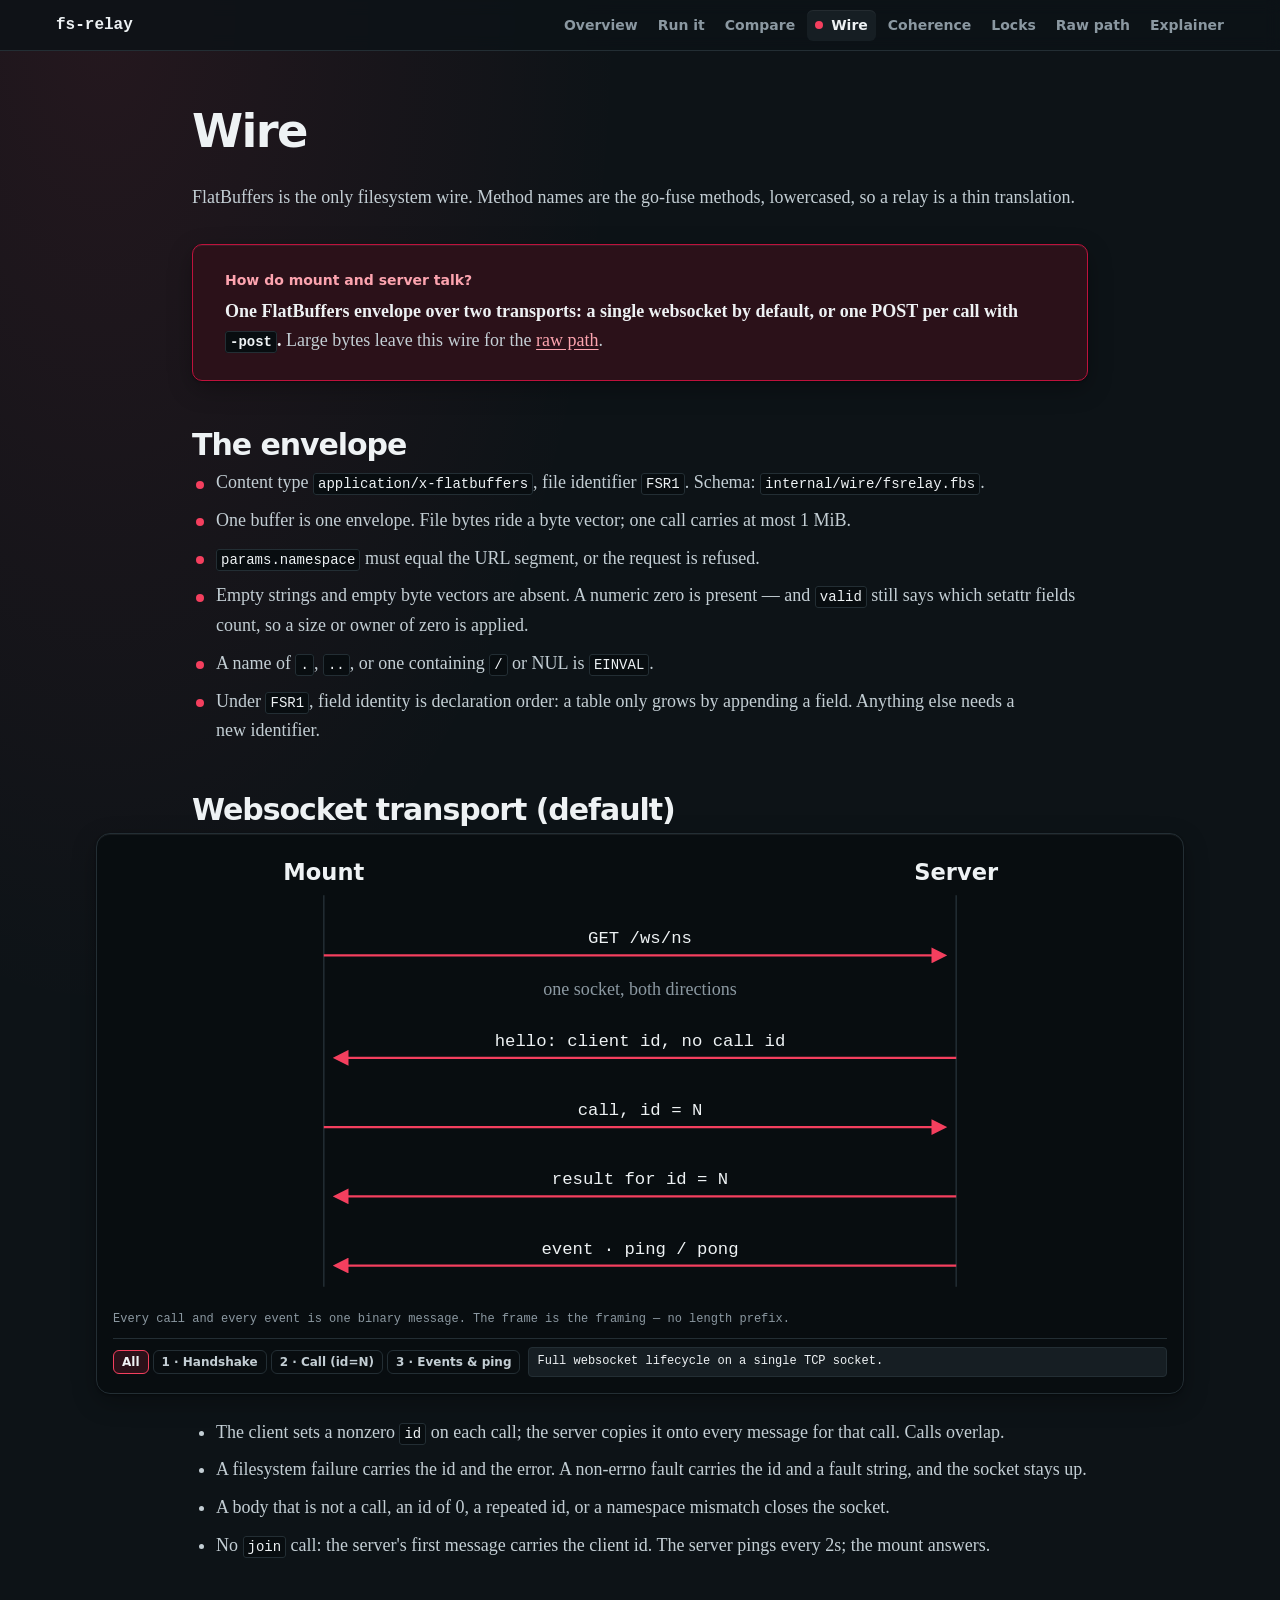
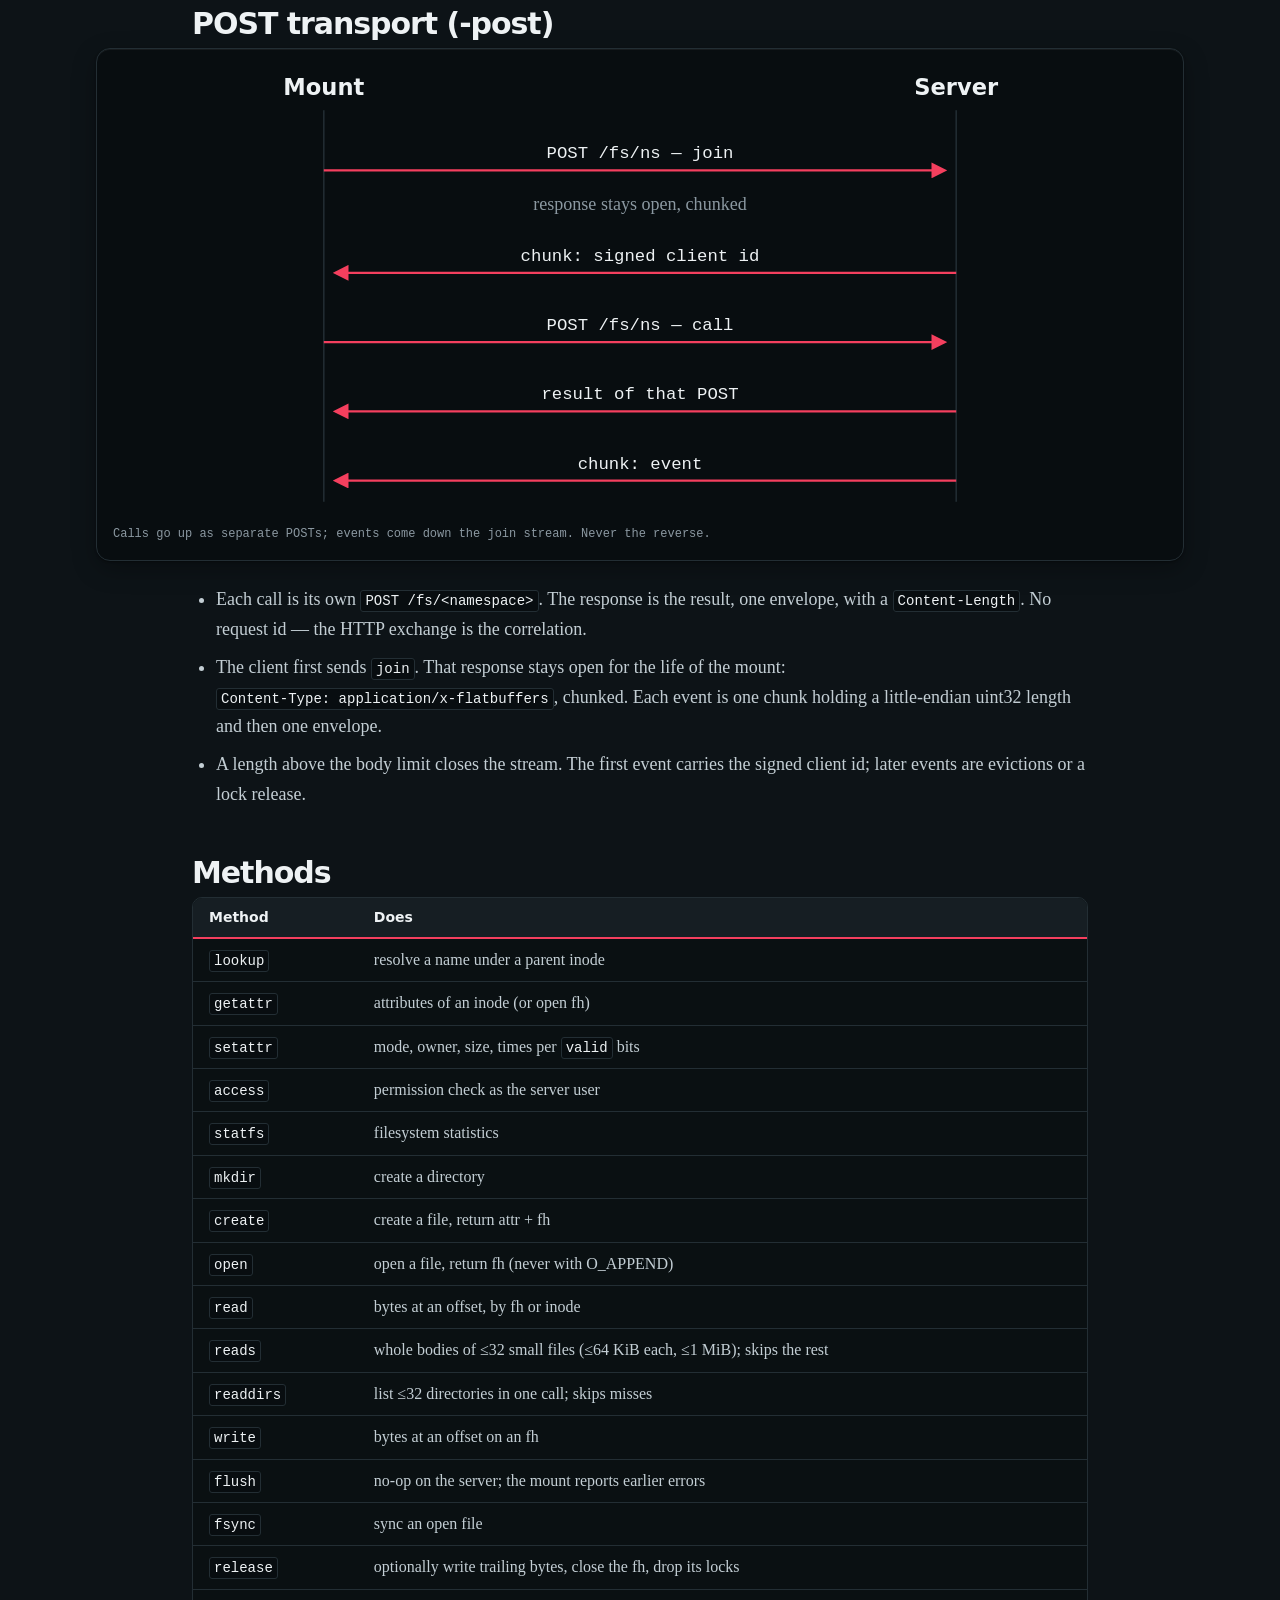
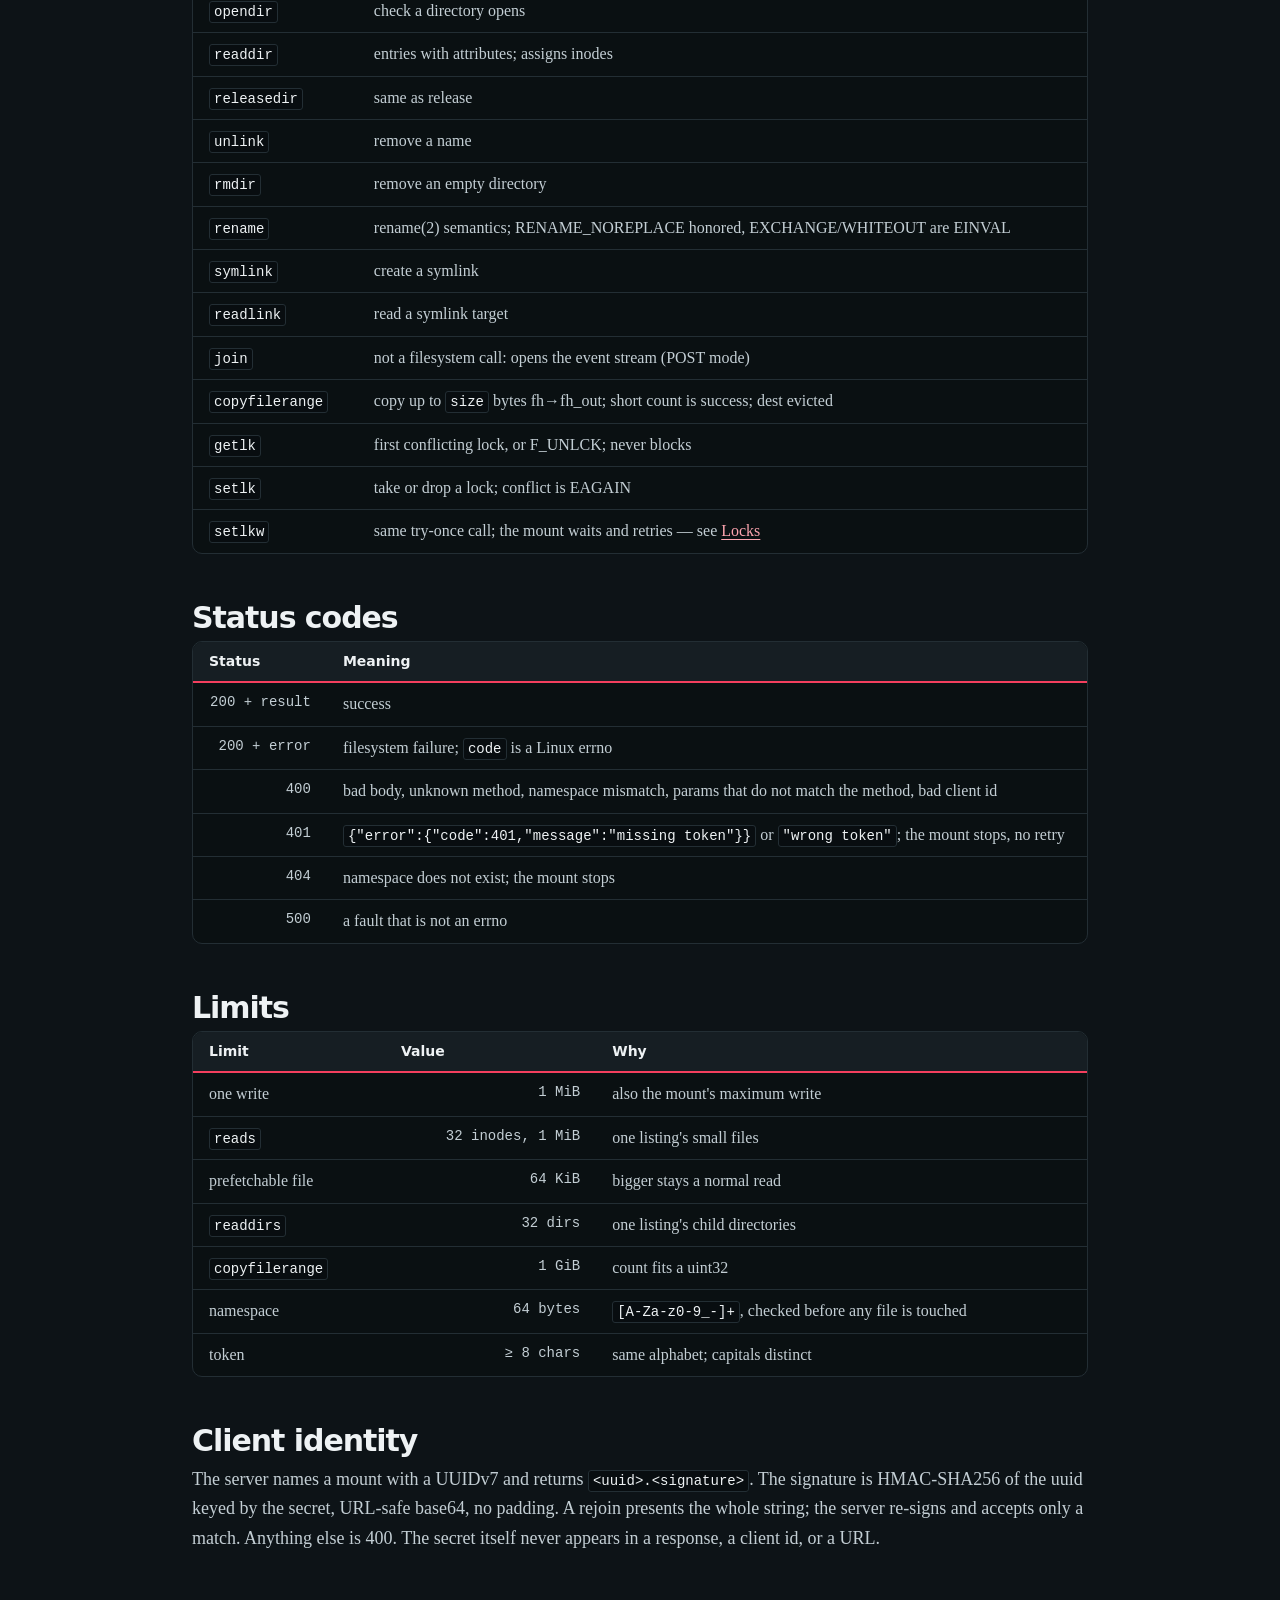
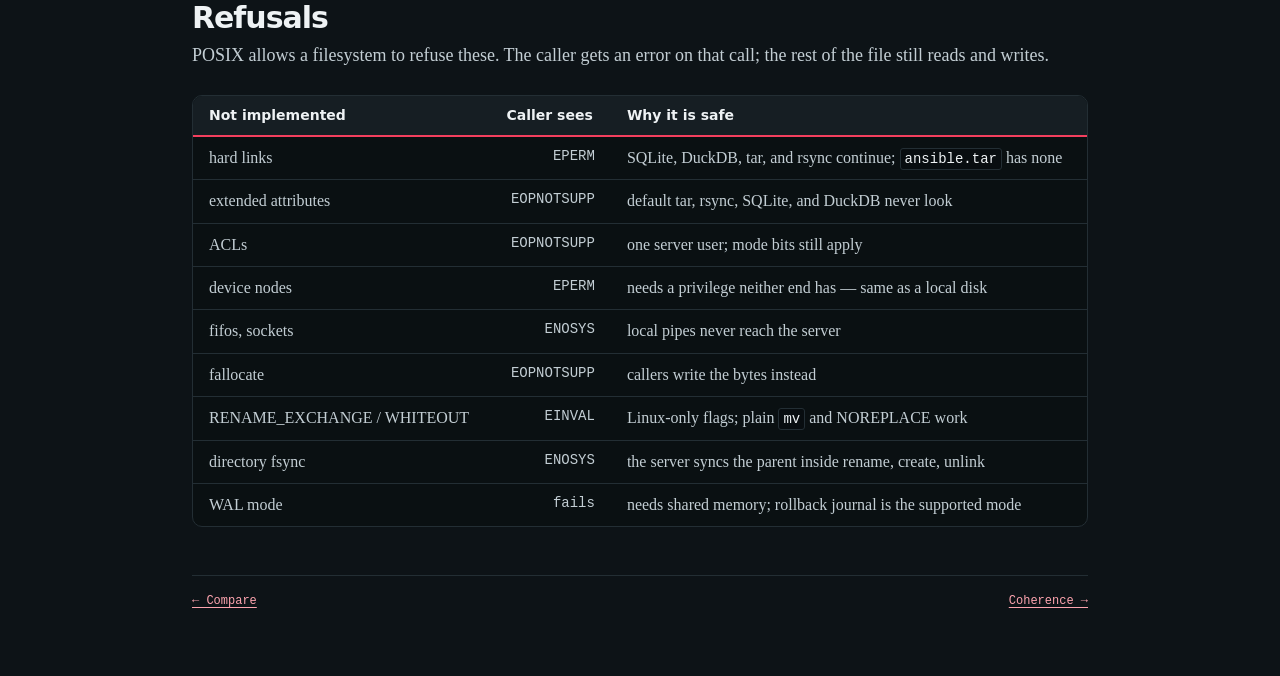
<file: html-prototypes/wire.html>
<!DOCTYPE html>
<html lang="en">
<head>
<meta charset="utf-8">
<meta name="viewport" content="width=device-width, initial-scale=1">
<title>Wire — fs-relay, explained</title>
<link rel="stylesheet" href="style.css">
<meta name="description" content="The fs-relay wire: one FlatBuffers envelope over a websocket or POST transport.">
<meta name="theme-color" content="#0d1317">
<link rel="icon" href="data:image/svg+xml,%3Csvg xmlns='http://www.w3.org/2000/svg' viewBox='0 0 16 16'%3E%3Crect width='16' height='16' rx='4' fill='%23f43f5e'/%3E%3C/svg%3E">
</head>
<body>
<a class="skip" href="#main">Skip to content</a>
<nav aria-label="Pages">
  <a class="brand" href="index.html">fs-relay</a>
  <a href="index.html">Overview</a>
  <a href="run.html">Run it</a>
  <a href="compare.html">Compare</a>
  <a href="wire.html" class="here">Wire</a>
  <a href="coherence.html">Coherence</a>
  <a href="locks.html">Locks</a>
  <a href="raw.html">Raw path</a>
  <a href="explainer.html">Explainer</a>
</nav>
<main id="main">
  <h1>Wire</h1>
  <p class="lede">FlatBuffers is the only filesystem
  wire. Method names are the go-fuse methods, lowercased,
  so a relay is a thin translation.</p>
  <p class="verdict"><span class="q">How do mount and
  server talk?</span> <strong>One FlatBuffers envelope
  over two transports: a single websocket by default, or
  one POST per call with <code>-post</code>.</strong>
  Large bytes leave this wire for the
  <a href="raw.html">raw path</a>.</p>

  <h2>The envelope</h2>
  <ul class="facts">
    <li>Content type
      <code>application/x-flatbuffers</code>, file
      identifier <code>FSR1</code>. Schema:
      <code>internal/wire/fsrelay.fbs</code>.</li>
    <li>One buffer is one envelope. File bytes ride a
      byte vector; one call carries at most 1 MiB.</li>
    <li><code>params.namespace</code> must equal the URL
      segment, or the request is refused.</li>
    <li>Empty strings and empty byte vectors are absent.
      A numeric zero is present — and
      <code>valid</code> still says which setattr fields
      count, so a size or owner of zero is applied.</li>
    <li>A name of <code>.</code>, <code>..</code>, or one
      containing <code>/</code> or NUL is
      <code>EINVAL</code>.</li>
    <li>Under <code>FSR1</code>, field identity is
      declaration order: a table only grows by appending
      a field. Anything else needs a new identifier.</li>
  </ul>

  <h2>Websocket transport (default)</h2>
  <figure class="diagram" data-explorer="ws">
  <svg viewBox="0 0 700 300" role="img"
    aria-label="Websocket transport: one socket both directions">
    <defs>
      <marker id="arr2" viewBox="0 0 10 10" refX="8" refY="5"
        markerWidth="7" markerHeight="7" orient="auto-start-reverse">
        <path d="M0,0 L10,5 L0,10 z" fill="#f43f5e"></path>
      </marker>
    </defs>
    <g>
      <line x1="140" y1="30" x2="140" y2="290" class="lane" data-role="hello call event"/>
      <line x1="560" y1="30" x2="560" y2="290" class="lane" data-role="hello call event"/>
      <text x="140" y="20" class="t-title" data-role="hello call event">Mount</text>
      <text x="560" y="20" class="t-title" data-role="hello call event">Server</text>
      <text x="350" y="62" class="t-mono" data-role="hello">GET /ws/ns</text>
      <line x1="140" y1="70" x2="552" y2="70" class="wire"
        style="marker-end:url(#arr2)" data-role="hello"/>
      <text x="350" y="96" class="t-small" data-role="hello">one socket, both directions</text>
      <text x="350" y="130" class="t-mono" data-role="hello">hello: client id, no call id</text>
      <line x1="560" y1="138" x2="148" y2="138" class="wire"
        style="marker-end:url(#arr2)" data-role="hello"/>
      <text x="350" y="176" class="t-mono" data-role="call">call, id = N</text>
      <line x1="140" y1="184" x2="552" y2="184" class="wire"
        style="marker-end:url(#arr2)" data-role="call"/>
      <text x="350" y="222" class="t-mono" data-role="call">result for id = N</text>
      <line x1="560" y1="230" x2="148" y2="230" class="wire"
        style="marker-end:url(#arr2)" data-role="call"/>
      <text x="350" y="268" class="t-mono" data-role="event">event · ping / pong</text>
      <line x1="560" y1="276" x2="148" y2="276" class="wire"
        style="marker-end:url(#arr2)" data-role="event"/>
    </g>
  </svg>
  <figcaption>Every call and every event is one binary
  message. The frame is the framing — no length
  prefix.</figcaption>
  <div class="explorer-bar" role="group" aria-label="Step through websocket exchange">
    <div class="explorer-steps">
      <button type="button" class="pill-btn" aria-pressed="true" data-step="all"
        data-desc="Full websocket lifecycle on a single TCP socket.">All</button>
      <button type="button" class="pill-btn" aria-pressed="false" data-step="hello"
        data-desc="1 · Handshake: GET /ws/ns upgrades; server immediately pushes signed client id (call id = 0).">1 · Handshake</button>
      <button type="button" class="pill-btn" aria-pressed="false" data-step="call"
        data-desc="2 · Multiplexed call: client sets nonzero id=N; server echoes id=N on result.">2 · Call (id=N)</button>
      <button type="button" class="pill-btn" aria-pressed="false" data-step="event"
        data-desc="3 · Push events & 2s ping/pong share the same socket with id=0.">3 · Events & ping</button>
    </div>
    <span class="explorer-status" aria-live="polite">Full websocket lifecycle on a single TCP socket.</span>
  </div>
  </figure>
  <ul>
    <li>The client sets a nonzero <code>id</code> on each
      call; the server copies it onto every message for
      that call. Calls overlap.</li>
    <li>A filesystem failure carries the id and the
      error. A non-errno fault carries the id and a fault
      string, and the socket stays up.</li>
    <li>A body that is not a call, an id of 0, a repeated
      id, or a namespace mismatch closes the socket.</li>
    <li>No <code>join</code> call: the server's first
      message carries the client id. The server pings
      every 2s; the mount answers.</li>
  </ul>

  <h2>POST transport (-post)</h2>
  <figure class="diagram">
  <svg viewBox="0 0 700 300" role="img"
    aria-label="POST transport: a join stream plus one POST per call">
    <defs>
      <marker id="arr" viewBox="0 0 10 10" refX="8" refY="5"
        markerWidth="7" markerHeight="7" orient="auto-start-reverse">
        <path d="M0,0 L10,5 L0,10 z" fill="#f43f5e"></path>
      </marker>
    </defs>
    <g>
      <line x1="140" y1="30" x2="140" y2="290" class="lane"/>
      <line x1="560" y1="30" x2="560" y2="290" class="lane"/>
      <text x="140" y="20" class="t-title">Mount</text>
      <text x="560" y="20" class="t-title">Server</text>
      <text x="350" y="62" class="t-mono">POST /fs/ns — join</text>
      <line x1="140" y1="70" x2="552" y2="70" class="wire"/>
      <text x="350" y="96" class="t-small">response stays open, chunked</text>
      <text x="350" y="130" class="t-mono">chunk: signed client id</text>
      <line x1="560" y1="138" x2="148" y2="138" class="wire"/>
      <text x="350" y="176" class="t-mono">POST /fs/ns — call</text>
      <line x1="140" y1="184" x2="552" y2="184" class="wire"/>
      <text x="350" y="222" class="t-mono">result of that POST</text>
      <line x1="560" y1="230" x2="148" y2="230" class="wire"/>
      <text x="350" y="268" class="t-mono">chunk: event</text>
      <line x1="560" y1="276" x2="148" y2="276" class="wire"/>
    </g>
  </svg>
  <figcaption>Calls go up as separate POSTs; events come
  down the join stream. Never the reverse.</figcaption>
  </figure>
  <ul>
    <li>Each call is its own <code>POST
      /fs/&lt;namespace&gt;</code>. The response is the
      result, one envelope, with a
      <code>Content-Length</code>. No request id — the
      HTTP exchange is the correlation.</li>
    <li>The client first sends <code>join</code>. That
      response stays open for the life of the mount:
      <code>Content-Type:
      application/x-flatbuffers</code>, chunked. Each
      event is one chunk holding a little-endian uint32
      length and then one envelope.</li>
    <li>A length above the body limit closes the stream.
      The first event carries the signed client id; later
      events are evictions or a lock release.</li>
  </ul>

  <h2>Methods</h2>
  <div class="scroll"><table>
    <tr><th>Method</th><th>Does</th></tr>
    <tr><td><code>lookup</code></td><td>resolve a name under a parent inode</td></tr>
    <tr><td><code>getattr</code></td><td>attributes of an inode (or open fh)</td></tr>
    <tr><td><code>setattr</code></td><td>mode, owner, size, times per <code>valid</code> bits</td></tr>
    <tr><td><code>access</code></td><td>permission check as the server user</td></tr>
    <tr><td><code>statfs</code></td><td>filesystem statistics</td></tr>
    <tr><td><code>mkdir</code></td><td>create a directory</td></tr>
    <tr><td><code>create</code></td><td>create a file, return attr + fh</td></tr>
    <tr><td><code>open</code></td><td>open a file, return fh (never with O_APPEND)</td></tr>
    <tr><td><code>read</code></td><td>bytes at an offset, by fh or inode</td></tr>
    <tr><td><code>reads</code></td><td>whole bodies of ≤32 small files (≤64 KiB each, ≤1 MiB); skips the rest</td></tr>
    <tr><td><code>readdirs</code></td><td>list ≤32 directories in one call; skips misses</td></tr>
    <tr><td><code>write</code></td><td>bytes at an offset on an fh</td></tr>
    <tr><td><code>flush</code></td><td>no-op on the server; the mount reports earlier errors</td></tr>
    <tr><td><code>fsync</code></td><td>sync an open file</td></tr>
    <tr><td><code>release</code></td><td>optionally write trailing bytes, close the fh, drop its locks</td></tr>
    <tr><td><code>opendir</code></td><td>check a directory opens</td></tr>
    <tr><td><code>readdir</code></td><td>entries with attributes; assigns inodes</td></tr>
    <tr><td><code>releasedir</code></td><td>same as release</td></tr>
    <tr><td><code>unlink</code></td><td>remove a name</td></tr>
    <tr><td><code>rmdir</code></td><td>remove an empty directory</td></tr>
    <tr><td><code>rename</code></td><td>rename(2) semantics; RENAME_NOREPLACE honored, EXCHANGE/WHITEOUT are EINVAL</td></tr>
    <tr><td><code>symlink</code></td><td>create a symlink</td></tr>
    <tr><td><code>readlink</code></td><td>read a symlink target</td></tr>
    <tr><td><code>join</code></td><td>not a filesystem call: opens the event stream (POST mode)</td></tr>
    <tr><td><code>copyfilerange</code></td><td>copy up to <code>size</code> bytes fh→fh_out; short count is success; dest evicted</td></tr>
    <tr><td><code>getlk</code></td><td>first conflicting lock, or F_UNLCK; never blocks</td></tr>
    <tr><td><code>setlk</code></td><td>take or drop a lock; conflict is EAGAIN</td></tr>
    <tr><td><code>setlkw</code></td><td>same try-once call; the mount waits and retries — see <a href="locks.html">Locks</a></td></tr>
  </table></div>

  <h2>Status codes</h2>
  <div class="scroll"><table>
    <tr><th>Status</th><th>Meaning</th></tr>
    <tr><td class="num">200 + result</td><td>success</td></tr>
    <tr><td class="num">200 + error</td><td>filesystem failure; <code>code</code> is a Linux errno</td></tr>
    <tr><td class="num">400</td><td>bad body, unknown method, namespace mismatch, params that do not match the method, bad client id</td></tr>
    <tr><td class="num">401</td><td><code>{"error":{"code":401,"message":"missing token"}}</code> or <code>"wrong token"</code>; the mount stops, no retry</td></tr>
    <tr><td class="num">404</td><td>namespace does not exist; the mount stops</td></tr>
    <tr><td class="num">500</td><td>a fault that is not an errno</td></tr>
  </table></div>

  <h2>Limits</h2>
  <div class="scroll"><table>
    <tr><th>Limit</th><th>Value</th><th>Why</th></tr>
    <tr><td>one write</td><td class="num">1 MiB</td><td>also the mount's maximum write</td></tr>
    <tr><td><code>reads</code></td><td class="num">32 inodes, 1 MiB</td><td>one listing's small files</td></tr>
    <tr><td>prefetchable file</td><td class="num">64 KiB</td><td>bigger stays a normal read</td></tr>
    <tr><td><code>readdirs</code></td><td class="num">32 dirs</td><td>one listing's child directories</td></tr>
    <tr><td><code>copyfilerange</code></td><td class="num">1 GiB</td><td>count fits a uint32</td></tr>
    <tr><td>namespace</td><td class="num">64 bytes</td><td><code>[A-Za-z0-9_-]+</code>, checked before any file is touched</td></tr>
    <tr><td>token</td><td class="num">≥ 8 chars</td><td>same alphabet; capitals distinct</td></tr>
  </table></div>

  <h2>Client identity</h2>
  <p>The server names a mount with a UUIDv7 and returns
  <code>&lt;uuid&gt;.&lt;signature&gt;</code>. The
  signature is HMAC-SHA256 of the uuid keyed by the
  secret, URL-safe base64, no padding. A rejoin presents
  the whole string; the server re-signs and accepts only
  a match. Anything else is 400. The secret itself never
  appears in a response, a client id, or a URL.</p>

  <h2>Refusals</h2>
  <p>POSIX allows a filesystem to refuse these. The
  caller gets an error on that call; the rest of the
  file still reads and writes.</p>
  <div class="scroll"><table>
    <tr><th>Not implemented</th><th>Caller sees</th><th>Why it is safe</th></tr>
    <tr><td>hard links</td><td class="num">EPERM</td><td>SQLite, DuckDB, tar, and rsync continue; <code>ansible.tar</code> has none</td></tr>
    <tr><td>extended attributes</td><td class="num">EOPNOTSUPP</td><td>default tar, rsync, SQLite, and DuckDB never look</td></tr>
    <tr><td>ACLs</td><td class="num">EOPNOTSUPP</td><td>one server user; mode bits still apply</td></tr>
    <tr><td>device nodes</td><td class="num">EPERM</td><td>needs a privilege neither end has — same as a local disk</td></tr>
    <tr><td>fifos, sockets</td><td class="num">ENOSYS</td><td>local pipes never reach the server</td></tr>
    <tr><td>fallocate</td><td class="num">EOPNOTSUPP</td><td>callers write the bytes instead</td></tr>
    <tr><td>RENAME_EXCHANGE / WHITEOUT</td><td class="num">EINVAL</td><td>Linux-only flags; plain <code>mv</code> and NOREPLACE work</td></tr>
    <tr><td>directory fsync</td><td class="num">ENOSYS</td><td>the server syncs the parent inside rename, create, unlink</td></tr>
    <tr><td>WAL mode</td><td class="num">fails</td><td>needs shared memory; rollback journal is the supported mode</td></tr>
  </table></div>
  <footer><a href="compare.html">← Compare</a><a href="coherence.html">Coherence →</a></footer>
</main>
<script src="ui.js"></script>
</body>
</html>
</file>
<file: html-prototypes/style.css>
:root {
  color-scheme: dark;

  /* Layer 1: primitives */
  --gray-50: #eef2f4;
  --gray-200: #c3ced4;
  --gray-400: #8b98a1;
  --gray-600: #4d5a62;
  --gray-800: #232e34;
  --gray-900: #161e23;
  --gray-950: #0d1317;
  --accent-200: #fecdd3;
  --accent-300: #fda4af;
  --accent-400: #fb7185;
  --accent-500: #f43f5e;
  --accent-700: #be123c;
  --accent-900: #4c0519;

  --space-2xs: 0.125rem;
  --space-xs: 0.25rem;
  --space-sm: 0.5rem;
  --space-md: 1rem;
  --space-lg: 1.5rem;
  --space-xl: 2rem;
  --space-2xl: 3rem;
  --space-3xl: 4rem;
  --space-4xl: 6rem;

  --text-xs: 0.75rem;
  --text-sm: 0.875rem;
  --text-base: 1rem;
  --text-lg: 1.125rem;
  --text-xl: 1.25rem;
  --text-2xl: 1.5rem;
  --text-3xl: 1.875rem;
  --text-4xl: 2.25rem;
  --text-5xl: 3rem;

  /* Pass 2: 3 font weights max */
  --font-regular: 400;
  --font-semibold: 600;
  --font-bold: 700;

  --leading-tight: 1.05;
  --leading-snug: 1.3;
  --leading-normal: 1.5;
  --leading-relaxed: 1.65;
  --tracking-display: -0.035em;
  --tracking-normal: 0;
  --tracking-wide: 0.08em;

  --radius-xs: 0.1875rem;
  --radius-sm: 0.25rem;
  --radius-md: 0.375rem;
  --radius-lg: 0.625rem;
  --radius-xl: 0.875rem;
  --radius-pill: 9999px;

  --ring-subtle: inset 0 1px 0 rgb(255 255 255 / 0.06);
  --shadow-raised: 0 1px 2px rgb(0 0 0 / 0.35), 0 8px 24px rgb(0 0 0 / 0.28);
  --duration-fast: 140ms;
  --duration-base: 220ms;
  --ease-out: cubic-bezier(0.22, 1, 0.36, 1);
  --z-sticky: 10;
  --z-skip: 20;
  --measure: 65ch;
  --shell-sm: 46rem;
  --shell-lg: 60rem;

  /* Layer 2: semantics */
  --surface-canvas: var(--gray-950);
  --surface-raised: var(--gray-900);
  --surface-overlay: var(--gray-800);
  --surface-sunken: #080d10;
  --surface-glow: rgb(244 63 94 / 0.10);
  --text-primary: var(--gray-50);
  --text-secondary: var(--gray-200);
  --text-tertiary: var(--gray-400);
  --text-faint: var(--gray-600);
  --border-default: var(--gray-800);
  --border-subtle: rgb(255 255 255 / 0.08);
  --border-focus: var(--accent-500);
  --accent: var(--accent-500);
  --accent-soft: var(--accent-300);
  --accent-deep: var(--accent-700);
  --accent-wash: #2b1119;
  --chart-them: var(--gray-600);
  --chart-floor: var(--gray-200);
  --font-display: system-ui, "Segoe UI",
    "Avenir Next", sans-serif;
  --font-body: Charter, "Bitstream Charter",
    "Sitka Text", Cambria, Georgia, serif;
  --font-mono: ui-monospace, "SF Mono",
    "Cascadia Mono", Menlo, Consolas, monospace;

  /* Layer 3: verdict panel */
  --verdict-bg: var(--accent-wash);
  --verdict-border: var(--accent-deep);
  --verdict-q: var(--accent-soft);
}

* { box-sizing: border-box; }

html {
  scrollbar-color: var(--accent-deep) var(--surface-canvas);
  -webkit-text-size-adjust: 100%;
  -webkit-font-smoothing: antialiased;
  scroll-behavior: smooth;
  scroll-padding-top: 6rem;
}

body {
  margin: 0;
  min-height: 100vh;
  background:
    radial-gradient(ellipse 70% 32% at 8% 0%, var(--surface-glow) 0%, transparent 58%),
    var(--surface-canvas);
  color: var(--text-secondary);
  font-family: var(--font-body);
  font-size: var(--text-lg);
  font-weight: var(--font-regular);
  line-height: var(--leading-relaxed);
}

::selection { background: var(--accent); color: #160509; }

:focus-visible { outline: 2px solid var(--border-focus); outline-offset: 3px; }

/* ---- skip link: first Tab stop, visible only on focus ---- */

.skip {
  position: absolute;
  left: var(--space-md);
  top: var(--space-sm);
  z-index: var(--z-skip);
  background: var(--surface-sunken);
  color: var(--text-primary);
  font-family: var(--font-display);
  font-size: var(--text-sm);
  font-weight: var(--font-semibold);
  padding: var(--space-sm) var(--space-md);
  border: 1px solid var(--accent);
  border-radius: var(--radius-md);
  text-decoration: none;
  transform: translateY(-300%);
  transition: transform var(--duration-fast) var(--ease-out);
}

.skip:focus-visible { transform: none; }

/* ---- top navigation ---- */

nav {
  display: flex;
  flex-wrap: wrap;
  gap: var(--space-xs);
  align-items: center;
  padding: var(--space-sm) clamp(var(--space-md), 4vw, var(--space-2xl));
  border-bottom: 1px solid var(--border-default);
  background: rgb(13 19 23 / 0.84);
  -webkit-backdrop-filter: blur(8px);
  backdrop-filter: blur(8px);
  position: sticky;
  top: 0;
  z-index: var(--z-sticky);
}

nav a {
  display: inline-flex;
  align-items: center;
  color: var(--text-tertiary);
  font-family: var(--font-display);
  font-size: var(--text-sm);
  font-weight: var(--font-semibold);
  text-decoration: none;
  padding: var(--space-xs) var(--space-sm);
  border-radius: var(--radius-md);
  white-space: nowrap;
  outline: 2px solid transparent;
  transition: color var(--duration-fast) var(--ease-out),
    background-color var(--duration-fast) var(--ease-out),
    transform var(--duration-fast) var(--ease-out),
    outline-color var(--duration-fast) var(--ease-out);
}

nav a:active { transform: scale(0.97); }

@media (hover: hover) and (pointer: fine) {
  nav a:hover { color: var(--text-primary); background: var(--surface-raised); }
}

/* Signature: the active page carries a rose dot. */
nav a.here {
  color: var(--text-primary);
  background: var(--surface-raised);
  box-shadow: var(--ring-subtle);
}

nav a.here::before {
  content: "";
  display: inline-block;
  width: var(--space-sm);
  height: var(--space-sm);
  border-radius: var(--radius-pill);
  background: var(--accent);
  margin-inline-end: var(--space-sm);
  flex-shrink: 0;
}

nav a.brand {
  font-family: var(--font-mono);
  font-size: var(--text-base);
  font-weight: var(--font-bold);
  color: var(--text-primary);
  margin-inline-end: auto;
  letter-spacing: var(--tracking-normal);
}

/* ---- page column & spacing rhythm (Pass 4) ---- */

main {
  max-width: var(--shell-sm);
  margin: 0 auto;
  padding: clamp(var(--space-xl), 6vh, var(--space-3xl))
    clamp(var(--space-md), 4vw, var(--space-xl))
    var(--space-3xl);
}

main > * + * { margin-top: var(--space-lg); }
main > h2 { margin-top: var(--space-2xl); }
main > h2 + * { margin-top: var(--space-sm); }
main > h3 { margin-top: var(--space-xl); }
main > h3 + * { margin-top: var(--space-sm); }
main > h1 + .lede { margin-top: var(--space-lg); }

h1, h2, h3 {
  font-family: var(--font-display);
  color: var(--text-primary);
  line-height: var(--leading-tight);
  text-wrap: balance;
}

h1 {
  font-size: clamp(var(--text-4xl), 7vw, var(--text-5xl));
  font-weight: var(--font-bold);
  line-height: 1.15;
  letter-spacing: var(--tracking-display);
  margin: 0;
  max-width: 26ch;
}

h2 {
  font-size: var(--text-3xl);
  font-weight: var(--font-bold);
  letter-spacing: var(--tracking-display);
  margin-bottom: 0;
}

h3 {
  font-size: var(--text-xl);
  font-weight: var(--font-semibold);
  letter-spacing: var(--tracking-normal);
  margin-bottom: 0;
}

.lede {
  font-size: clamp(var(--text-lg), 1.35vw, var(--text-2xl));
  color: var(--text-secondary);
  line-height: var(--leading-relaxed);
  max-width: 60ch;
}

p { max-width: var(--measure); margin-bottom: 0; text-wrap: pretty; }
li { max-width: var(--measure); text-wrap: pretty; }

@media (min-width: 64rem) {
  main { max-width: var(--shell-lg); }
  h1 {
    font-size: clamp(2.5rem, 0.9rem + 2.5vw, 3.25rem);
    max-width: none;
    text-wrap: pretty;
  }
  .lede { max-width: none; }
  p, li { max-width: none; }
  .verdict { max-width: none; }
}

ul, ol { padding-inline-start: var(--space-lg); }
li + li { margin-top: var(--space-sm); }

a {
  color: var(--accent-soft);
  text-underline-offset: 3px;
  text-decoration-skip-ink: auto;
  outline: 2px solid transparent;
  transition: color var(--duration-fast) var(--ease-out),
    text-underline-offset var(--duration-fast) var(--ease-out),
    outline-color var(--duration-fast) var(--ease-out);
}

@media (hover: hover) and (pointer: fine) {
  a:hover {
    color: var(--text-primary);
    text-underline-offset: 4px;
  }
}

code {
  font-family: var(--font-mono);
  font-size: var(--text-sm);
  background: var(--surface-sunken);
  border: 1px solid var(--border-default);
  border-radius: var(--radius-xs);
  padding: var(--space-2xs) var(--space-xs);
  color: var(--text-primary);
  white-space: nowrap;
}

pre {
  position: relative;
  background: var(--surface-sunken);
  border: 1px solid var(--border-default);
  border-radius: var(--radius-lg);
  box-shadow: var(--ring-subtle);
  padding: var(--space-md) var(--space-lg);
  overflow-x: auto;
  font-family: var(--font-mono);
  font-size: var(--text-sm);
  line-height: var(--leading-normal);
  color: var(--text-primary);
}

.has-copy { padding-inline-end: 5.5rem; }

pre code { background: none; border: 0; padding: 0; white-space: pre; }

/* ---- copy button on pre blocks ---- */

.copy-btn {
  position: absolute;
  top: var(--space-sm);
  right: var(--space-sm);
  display: inline-flex;
  align-items: center;
  gap: var(--space-xs);
  font-family: var(--font-display);
  font-size: var(--text-xs);
  font-weight: var(--font-semibold);
  color: var(--text-secondary);
  background: var(--surface-raised);
  border: 1px solid var(--border-default);
  border-radius: var(--radius-sm);
  padding: var(--space-xs) var(--space-sm);
  cursor: pointer;
  user-select: none;
  touch-action: manipulation;
  transition: color var(--duration-fast) var(--ease-out),
    background-color var(--duration-fast) var(--ease-out),
    border-color var(--duration-fast) var(--ease-out),
    transform var(--duration-fast) var(--ease-out);
}

@media (hover: hover) and (pointer: fine) {
  .copy-btn:hover {
    color: var(--text-primary);
    background: var(--surface-overlay);
  }
}

.copy-btn:active { transform: scale(0.97); }

.copy-btn.copied {
  color: var(--text-primary);
  border-color: var(--accent);
  background: var(--accent-wash);
}

.copy-btn svg {
  width: 0.875rem;
  height: 0.875rem;
  stroke: currentColor;
  stroke-width: 2;
  fill: none;
  flex-shrink: 0;
}

/* ---- tables ---- */

.scroll {
  overflow-x: auto;
  border: 1px solid var(--border-default);
  border-radius: var(--radius-lg);
  background: rgb(8 13 16 / 0.55);
}

table {
  border-collapse: collapse;
  width: 100%;
  font-size: var(--text-base);
  font-variant-numeric: tabular-nums;
}

th, td {
  text-align: left;
  vertical-align: top;
  padding: var(--space-sm) var(--space-md);
  border-bottom: 1px solid var(--border-default);
}

tr:last-child td { border-bottom: 0; }

th {
  font-family: var(--font-display);
  font-size: var(--text-sm);
  color: var(--text-primary);
  font-weight: var(--font-semibold);
  border-bottom: 2px solid var(--accent);
  background: var(--surface-raised);
  white-space: nowrap;
}

@media (hover: hover) and (pointer: fine) {
  table tr:not(:first-child):hover td {
    background: rgb(255 255 255 / 0.025);
  }
}

td.num {
  text-align: right;
  white-space: nowrap;
  font-family: var(--font-mono);
  font-size: var(--text-sm);
  font-variant-numeric: tabular-nums;
}
th.num { text-align: right; }

/* ---- notes and verdicts ---- */

.note {
  border: 1px solid var(--border-default);
  border-radius: var(--radius-lg);
  background: var(--surface-raised);
  box-shadow: var(--ring-subtle);
  padding: var(--space-md) var(--space-lg);
  font-size: var(--text-base);
}

.note strong { color: var(--text-primary); font-weight: var(--font-semibold); }

.verdict {
  border: 1px solid var(--verdict-border);
  border-radius: var(--radius-lg);
  background: var(--verdict-bg);
  box-shadow: var(--ring-subtle), var(--shadow-raised);
  margin-top: var(--space-xl);
  padding: var(--space-lg) var(--space-xl);
  font-size: var(--text-lg);
}

.verdict strong { color: var(--text-primary); font-weight: var(--font-semibold); }

.verdict .q {
  display: block;
  font-family: var(--font-display);
  font-size: var(--text-sm);
  font-weight: var(--font-semibold);
  color: var(--verdict-q);
  margin-bottom: var(--space-xs);
}

@supports (animation-timeline: view()) {
  .verdict {
    animation: rise var(--ease-out) both;
    animation-timeline: view();
    animation-range: entry 0% entry 55%;
  }
  @keyframes rise {
    from { opacity: 0; transform: translateY(10px); }
    to { opacity: 1; transform: none; }
  }
}

.facts { list-style: none; padding-inline-start: 0; }
.facts li { padding-inline-start: var(--space-lg); position: relative; }
.facts li::before {
  content: "";
  position: absolute;
  left: var(--space-xs);
  top: 0.68em;
  width: var(--space-sm);
  height: var(--space-sm);
  background: var(--accent);
  border-radius: var(--radius-pill);
}

.toc li::marker {
  color: var(--accent);
  font-family: var(--font-display);
  font-weight: var(--font-bold);
}

/* ---- interactive smoke checklists (run.html) ---- */

.checklist-header {
  display: flex;
  align-items: center;
  justify-content: space-between;
  gap: var(--space-sm);
  flex-wrap: wrap;
}

.check-progress {
  font-family: var(--font-mono);
  font-size: var(--text-xs);
  color: var(--accent-soft);
  background: var(--accent-wash);
  border: 1px solid var(--accent-deep);
  border-radius: var(--radius-pill);
  padding: var(--space-2xs) var(--space-sm);
  font-variant-numeric: tabular-nums;
}

.checklist-interactive {
  list-style: none;
  padding-inline-start: 0;
}

.checklist-interactive li {
  display: flex;
  align-items: flex-start;
  gap: var(--space-sm);
  padding: var(--space-xs) var(--space-sm);
  border-radius: var(--radius-md);
  cursor: pointer;
  transition: background-color var(--duration-fast) var(--ease-out),
    color var(--duration-fast) var(--ease-out);
}

@media (hover: hover) and (pointer: fine) {
  .checklist-interactive li:hover {
    background: var(--surface-raised);
  }
}

.checklist-interactive input[type="checkbox"] {
  appearance: none;
  width: 1.125rem;
  height: 1.125rem;
  margin-top: 0.25rem;
  border: 1.5px solid var(--text-tertiary);
  border-radius: var(--radius-xs);
  background: var(--surface-sunken);
  cursor: pointer;
  flex-shrink: 0;
  display: grid;
  place-content: center;
  transition: background-color var(--duration-fast) var(--ease-out),
    border-color var(--duration-fast) var(--ease-out),
    transform var(--duration-fast) var(--ease-out);
}

.checklist-interactive input[type="checkbox"]:active {
  transform: scale(0.95);
}

.checklist-interactive input[type="checkbox"]:checked {
  background: var(--accent);
  border-color: var(--accent);
}

.checklist-interactive input[type="checkbox"]:checked::before {
  content: "";
  width: 0.55rem;
  height: 0.32rem;
  border-left: 2px solid var(--gray-950);
  border-bottom: 2px solid var(--gray-950);
  transform: rotate(-45deg) translate(0.5px, -0.5px);
}

.checklist-interactive li.done {
  color: var(--text-tertiary);
  text-decoration: line-through;
}

/* ---- benchmark bars & interactive controls ---- */

.chart-controls {
  display: flex;
  flex-wrap: wrap;
  align-items: center;
  gap: var(--space-xs) var(--space-sm);
  padding: var(--space-sm) var(--space-md);
  background: var(--surface-raised);
  border: 1px solid var(--border-default);
  border-radius: var(--radius-lg);
  box-shadow: var(--ring-subtle);
  font-family: var(--font-display);
  font-size: var(--text-xs);
  color: var(--text-tertiary);
}

.chart-controls .ctrl-label {
  font-weight: var(--font-semibold);
  color: var(--text-secondary);
  margin-inline-end: var(--space-2xs);
}

.pill-btn {
  font-family: var(--font-display);
  font-size: var(--text-xs);
  font-weight: var(--font-semibold);
  color: var(--text-secondary);
  background: var(--surface-sunken);
  border: 1px solid var(--border-default);
  border-radius: var(--radius-md);
  padding: var(--space-xs) var(--space-sm);
  cursor: pointer;
  touch-action: manipulation;
  transition: color var(--duration-fast) var(--ease-out),
    background-color var(--duration-fast) var(--ease-out),
    border-color var(--duration-fast) var(--ease-out),
    transform var(--duration-fast) var(--ease-out);
}

@media (hover: hover) and (pointer: fine) {
  .pill-btn:hover {
    color: var(--text-primary);
    background: var(--surface-overlay);
  }
}

.pill-btn:active { transform: scale(0.97); }

.pill-btn[aria-pressed="true"],
.pill-btn.active {
  color: var(--text-primary);
  background: var(--accent-wash);
  border-color: var(--accent);
}

.chart {
  display: grid;
  gap: var(--space-sm);
  margin-top: var(--space-sm);
  padding: var(--space-md);
  background: var(--surface-sunken);
  border: 1px solid var(--border-default);
  border-radius: var(--radius-lg);
  box-shadow: var(--ring-subtle);
}

.row {
  display: grid;
  grid-template-columns: 9.5rem 1fr auto;
  gap: var(--space-sm);
  align-items: center;
  font-size: var(--text-sm);
  transition: opacity var(--duration-fast) var(--ease-out);
}

.row.is-dimmed { opacity: 0.35; }

.row .who {
  color: var(--text-tertiary);
  text-align: right;
  font-family: var(--font-mono);
  font-size: var(--text-xs);
}
.row.me .who {
  color: var(--text-primary);
  font-weight: var(--font-bold);
}
.row .val {
  display: inline-flex;
  align-items: center;
  justify-content: flex-end;
  gap: var(--space-xs);
  min-width: 4.5rem;
  font-family: var(--font-mono);
  font-variant-numeric: tabular-nums;
  color: var(--text-primary);
  font-size: var(--text-xs);
  white-space: nowrap;
}

.badge-speedup {
  font-family: var(--font-mono);
  font-size: var(--text-xs);
  font-weight: var(--font-semibold);
  color: var(--accent-soft);
  background: var(--accent-wash);
  border: 1px solid var(--accent-deep);
  border-radius: var(--radius-xs);
  padding: 0 var(--space-xs);
  font-variant-numeric: tabular-nums;
}

.track {
  background: var(--surface-raised);
  border: 1px solid var(--border-default);
  border-radius: var(--radius-sm);
  height: var(--space-lg);
  position: relative;
  overflow: hidden;
}

.bar {
  position: absolute;
  left: 0;
  top: 0;
  bottom: 0;
  min-width: var(--space-xs);
  border-radius: var(--radius-xs);
  background: var(--chart-them);
  transform-origin: left center;
  transition: transform var(--duration-base) var(--ease-out),
    background-color var(--duration-fast) var(--ease-out);
}

.row.me .bar { background: var(--accent); }
.row.post .bar { background: var(--accent-soft); }
.row.floor .bar { background: var(--chart-floor); }

@supports (animation-timeline: view()) {
  .bar {
    animation: grow var(--ease-out) both;
    animation-timeline: view();
    animation-range: entry 0% entry 90%;
  }
  @keyframes grow {
    from { transform: scaleX(0); }
    to { transform: scaleX(1); }
  }
}

.caption {
  font-family: var(--font-mono);
  font-size: var(--text-xs);
  color: var(--text-tertiary);
}

/* ---- diagrams & interactive explorers ---- */

figure.diagram {
  margin-inline: 0;
  overflow-x: auto;
  border: 1px solid var(--border-default);
  border-radius: var(--radius-xl);
  background: var(--surface-sunken);
  box-shadow: var(--ring-subtle), var(--shadow-raised);
  padding: var(--space-md);
}

figure.diagram svg {
  display: block;
  min-width: 32rem;
  width: 100%;
  height: auto;
}

figure.diagram figcaption {
  font-family: var(--font-mono);
  font-size: var(--text-xs);
  color: var(--text-tertiary);
  margin-top: var(--space-sm);
}

/* Safe breakout: never collides with viewport edge at 76rem */
@media (min-width: 76rem) {
  main > figure.diagram,
  main > .chart {
    margin-inline: max(-6rem, calc((var(--shell-lg) - 100vw) / 2 + var(--space-xl)));
  }
}

.explorer-bar {
  display: flex;
  flex-wrap: wrap;
  align-items: center;
  justify-content: space-between;
  gap: var(--space-sm);
  margin-top: var(--space-sm);
  padding-top: var(--space-sm);
  border-top: 1px solid var(--border-default);
}

.explorer-steps {
  display: flex;
  flex-wrap: wrap;
  gap: var(--space-xs);
  align-items: center;
}

.explorer-status {
  font-family: var(--font-mono);
  font-size: var(--text-xs);
  color: var(--text-primary);
  background: var(--surface-raised);
  border: 1px solid var(--border-default);
  border-radius: var(--radius-sm);
  padding: var(--space-xs) var(--space-sm);
  flex: 1 1 16rem;
}

.explorer-slider {
  display: flex;
  align-items: center;
  gap: var(--space-sm);
  font-family: var(--font-mono);
  font-size: var(--text-xs);
  color: var(--text-secondary);
}

.explorer-slider input[type="range"] {
  accent-color: var(--accent);
  width: 9rem;
  cursor: pointer;
}

svg .box,
svg .box-hi,
svg .chip,
svg .chip-hi,
svg .wire,
svg .wire-dim,
svg text {
  transition: opacity var(--duration-base) var(--ease-out),
    stroke var(--duration-base) var(--ease-out),
    fill var(--duration-base) var(--ease-out);
}

svg .is-dim { opacity: 0.25; }
svg .is-focus { stroke: var(--accent) !important; stroke-width: 2.2px !important; }

svg .box {
  fill: var(--surface-raised);
  stroke: var(--border-default);
  stroke-width: 1.5;
  rx: 8;
}

svg .box-hi {
  fill: var(--accent-wash);
  stroke: var(--accent);
  stroke-width: 1.5;
  rx: 8;
}

svg .wire {
  stroke: var(--accent);
  stroke-width: 1.5;
  marker-end: url(#arr);
}

svg .wire-dim {
  stroke: var(--text-tertiary);
  stroke-width: 1.2;
  stroke-dasharray: 5 4;
}

svg text { fill: var(--text-secondary); font-size: 13px; text-anchor: middle; }
svg .t-title {
  fill: var(--text-primary);
  font-size: 15px;
  font-family: var(--font-display);
  font-weight: var(--font-bold);
}
svg .t-small { font-size: 12px; fill: var(--text-tertiary); }
svg .t-lab {
  font-size: 11px;
  fill: var(--accent-soft);
  font-family: var(--font-mono);
}
svg .t-mono {
  font-family: var(--font-mono);
  font-size: 11.5px;
  fill: var(--text-primary);
}
svg .lane { stroke: var(--border-default); stroke-width: 1; }
svg .chip { fill: var(--surface-raised); stroke: var(--border-default); stroke-width: 1; rx: 4; }
svg .chip-hi { fill: var(--accent-wash); stroke: var(--accent); stroke-width: 1; rx: 4; }

footer {
  border-top: 1px solid var(--border-default);
  margin-top: var(--space-2xl);
  padding-top: var(--space-md);
  font-family: var(--font-mono);
  font-size: var(--text-xs);
  color: var(--text-tertiary);
  display: flex;
  justify-content: space-between;
  gap: var(--space-md);
  flex-wrap: wrap;
}

@media (prefers-reduced-motion: reduce) {
  *, *::before, *::after {
    animation: none !important;
    transition: none !important;
    scroll-behavior: auto !important;
  }
}

@media (pointer: coarse) {
  nav a,
  .pill-btn,
  .copy-btn {
    min-height: 2.75rem;
    padding-inline: var(--space-md);
  }
}

@media (max-width: 44rem) {
  nav {
    flex-wrap: nowrap;
    overflow-x: auto;
    scrollbar-width: thin;
    -webkit-mask-image: linear-gradient(to right, #000 88%, transparent 100%);
    mask-image: linear-gradient(to right, #000 88%, transparent 100%);
  }
  nav.scrolled-end {
    -webkit-mask-image: none;
    mask-image: none;
  }
  nav a.brand { margin-inline-end: var(--space-sm); }
  .row { grid-template-columns: 6.75rem 1fr auto; gap: var(--space-xs); }
  figure.diagram svg { min-width: 28rem; }
}
</file>
<file: interactive-prototype/style.css>
/* fs-relay 3D Reference Explorer.
   Restrained instrument-reference aesthetic aligned with .ui-craft/tokens.md. */

:root {
  --gray-950: #090d10;
  --gray-900: #0d1317;
  --gray-850: #141d22;
  --gray-800: #1b262c;
  --gray-750: #222c33;
  --gray-600: #4d5a62;
  --gray-400: #8b98a1;
  --gray-200: #c3ced4;
  --gray-50: #f3f5f6;

  --accent-700: #be123c;
  --accent-500: #f43f5e;
  --accent-300: #fda4af;
  --accent-wash: #2b1119;
  --amber-500: #f59e0b;
  --emerald-500: #10b981;

  --surface-canvas: var(--gray-900);
  --surface-sunken: var(--gray-950);
  --surface-raised: var(--gray-850);
  --surface-overlay: var(--gray-750);
  --border-default: var(--gray-800);
  --border-focus: var(--accent-500);

  --text-primary: var(--gray-50);
  --text-secondary: var(--gray-200);
  --text-tertiary: var(--gray-400);

  --font-serif: Charter, "Bitstream Charter", "Sitka Text", Cambria, Georgia, serif;
  --font-sans: system-ui, "Segoe UI", "Avenir Next", sans-serif;
  --font-mono: ui-monospace, "SF Mono", "Cascadia Mono", Menlo, Consolas, monospace;

  --space-2xs: 0.25rem;
  --space-xs: 0.5rem;
  --space-sm: 0.75rem;
  --space-md: 1rem;
  --space-lg: 1.5rem;
  --space-xl: 2rem;

  --radius-xs: 0.25rem;
  --radius-sm: 0.375rem;
  --radius-md: 0.5rem;
  --radius-lg: 0.75rem;
  --radius-pill: 999px;

  --ease-out: cubic-bezier(0.22, 1, 0.36, 1);
}

* { box-sizing: border-box; }

html, body {
  margin: 0;
  height: 100%;
  background: var(--surface-canvas);
  color: var(--text-secondary);
  font-family: var(--font-sans);
  font-size: 16px;
  -webkit-font-smoothing: antialiased;
}

body {
  display: flex;
  flex-direction: column;
  overflow: hidden;
}

.skip {
  position: absolute;
  inset-inline-start: var(--space-md);
  top: var(--space-sm);
  z-index: 100;
  background: var(--surface-sunken);
  color: var(--text-primary);
  padding: var(--space-xs) var(--space-md);
  border: 1px solid var(--accent-500);
  border-radius: var(--radius-md);
  text-decoration: none;
  transform: translateY(-250%);
}
.skip:focus { transform: translateY(0); }

:focus-visible {
  outline: 2px solid var(--border-focus);
  outline-offset: 2px;
}

/* ---- topbar & system filter bar ---- */

.topbar {
  display: flex;
  flex-wrap: wrap;
  align-items: center;
  justify-content: space-between;
  gap: var(--space-sm) var(--space-md);
  padding: var(--space-sm) var(--space-lg);
  background: rgba(13, 19, 23, 0.92);
  border-bottom: 1px solid var(--border-default);
  z-index: 20;
}

.brand-group {
  display: flex;
  align-items: center;
  gap: var(--space-md);
}

.brand {
  font-family: var(--font-mono);
  font-weight: 700;
  font-size: 1rem;
  color: var(--text-primary);
  text-decoration: none;
}

.eyebrow {
  font-family: var(--font-mono);
  font-size: 0.72rem;
  letter-spacing: 0.08em;
  color: var(--accent-300);
  background: var(--accent-wash);
  border: 1px solid var(--accent-700);
  border-radius: var(--radius-xs);
  padding: 2px var(--space-xs);
}

.view-switcher,
.top-actions {
  display: flex;
  flex-wrap: wrap;
  align-items: center;
  gap: var(--space-xs);
}

.pill-btn,
.sys-tab,
.sim-btn {
  font-family: var(--font-sans);
  font-size: 0.8rem;
  font-weight: 600;
  color: var(--text-secondary);
  background: var(--surface-raised);
  border: 1px solid var(--border-default);
  border-radius: var(--radius-md);
  padding: 0.38rem 0.75rem;
  cursor: pointer;
  transition: background-color 140ms var(--ease-out),
    border-color 140ms var(--ease-out),
    color 140ms var(--ease-out),
    transform 120ms var(--ease-out);
}

.pill-btn:hover,
.sys-tab:hover,
.sim-btn:hover {
  color: var(--text-primary);
  background: var(--surface-overlay);
}

.pill-btn:active,
.sys-tab:active,
.sim-btn:active {
  transform: scale(0.97);
}

.pill-btn.active,
.pill-btn[aria-pressed="true"],
.sys-tab.active,
.sim-btn.active {
  color: var(--text-primary);
  background: var(--accent-wash);
  border-color: var(--accent-500);
}

.system-tabs {
  display: flex;
  align-items: center;
  gap: var(--space-xs);
  padding: var(--space-xs) var(--space-lg);
  background: var(--surface-sunken);
  border-bottom: 1px solid var(--border-default);
  overflow-x: auto;
  z-index: 19;
}

.filter-label {
  font-family: var(--font-mono);
  font-size: 0.75rem;
  color: var(--text-tertiary);
  margin-inline-end: var(--space-2xs);
  white-space: nowrap;
}

.sys-tab {
  font-size: 0.76rem;
  padding: 0.28rem 0.65rem;
  white-space: nowrap;
}

/* ---- main split workspace ---- */

.workspace {
  flex: 1;
  display: grid;
  grid-template-columns: 1fr 27rem;
  min-height: 0;
}

.viewport-wrap {
  display: flex;
  flex-direction: column;
  min-width: 0;
  min-height: 0;
  background: var(--surface-sunken);
  overflow: hidden;
}

.canvas-stage {
  position: relative;
  flex: 1;
  min-width: 0;
  min-height: 0;
  background:
    radial-gradient(circle at 46% 42%, rgba(244, 63, 94, 0.07), transparent 62%),
    var(--surface-sunken);
  overflow: hidden;
}

#canvas3d {
  display: block;
  width: 100%;
  height: 100%;
  cursor: grab;
}

#canvas3d:active { cursor: grabbing; }

/* ---- HUD & floating 3D projected labels ---- */

.hud-overlay {
  position: absolute;
  top: var(--space-md);
  inset-inline: var(--space-md);
  display: flex;
  justify-content: space-between;
  align-items: center;
  gap: var(--space-sm);
  pointer-events: none;
  z-index: 10;
}

.hud-badge,
.hud-telemetry {
  display: inline-flex;
  align-items: center;
  gap: var(--space-xs);
  font-family: var(--font-mono);
  font-size: 0.75rem;
  color: var(--text-secondary);
  background: rgba(9, 13, 16, 0.84);
  border: 1px solid var(--border-default);
  border-radius: var(--radius-pill);
  padding: 0.3rem 0.75rem;
  backdrop-filter: blur(8px);
  font-variant-numeric: tabular-nums;
}

.hud-badge .dot {
  width: 0.45rem;
  height: 0.45rem;
  border-radius: var(--radius-pill);
  background: var(--accent-500);
}

.label-layer {
  position: absolute;
  inset: 0;
  pointer-events: none;
  overflow: hidden;
  z-index: 6;
}

.node-tag {
  position: absolute;
  left: 0;
  top: 0;
  transform: translate(-50%, -100%);
  font-family: var(--font-mono);
  font-size: 0.7rem;
  color: var(--text-primary);
  background: rgba(9, 13, 16, 0.84);
  border: 1px solid var(--border-default);
  border-radius: var(--radius-xs);
  padding: 2px 6px;
  white-space: nowrap;
  pointer-events: auto;
  cursor: pointer;
  transition: opacity 160ms var(--ease-out),
    border-color 140ms var(--ease-out),
    background-color 140ms var(--ease-out);
}

.node-tag.selected {
  border-color: var(--accent-500);
  background: var(--accent-wash);
  color: var(--text-primary);
}

.node-tag.dimmed {
  opacity: 0.22;
}

/* ---- bottom simulation dock ---- */

.sim-dock {
  display: flex;
  flex-wrap: wrap;
  align-items: center;
  justify-content: space-between;
  gap: var(--space-sm) var(--space-md);
  padding: var(--space-xs) var(--space-md);
  background: var(--surface-raised);
  border-top: 1px solid var(--border-default);
  z-index: 10;
}

.sim-buttons {
  display: flex;
  flex-wrap: wrap;
  align-items: center;
  gap: var(--space-xs);
}

.dock-label {
  font-family: var(--font-mono);
  font-size: 0.75rem;
  color: var(--text-tertiary);
  margin-inline-end: var(--space-2xs);
}

.router-control {
  display: flex;
  align-items: center;
  gap: var(--space-sm);
  font-family: var(--font-mono);
  font-size: 0.75rem;
  color: var(--text-secondary);
  font-variant-numeric: tabular-nums;
}

.router-control input[type="range"] {
  accent-color: var(--accent-500);
  width: 7.5rem;
  cursor: pointer;
}

.route-pill {
  background: var(--accent-wash);
  border: 1px solid var(--accent-700);
  color: var(--accent-300);
  border-radius: var(--radius-xs);
  padding: 2px 8px;
}

/* ---- right reference inspector ---- */

.inspector {
  display: flex;
  flex-direction: column;
  background: var(--surface-canvas);
  border-inline-start: 1px solid var(--border-default);
  min-height: 0;
  overflow: hidden;
}

.inspector-header {
  padding: var(--space-lg) var(--space-lg) var(--space-md);
  border-bottom: 1px solid var(--border-default);
  background: var(--surface-raised);
}

.struct-meta {
  display: flex;
  align-items: center;
  justify-content: space-between;
  gap: var(--space-xs);
  margin-bottom: var(--space-xs);
}

.struct-id {
  font-family: var(--font-mono);
  font-size: 0.72rem;
  letter-spacing: 0.06em;
  color: var(--accent-300);
}

.struct-sys {
  font-family: var(--font-mono);
  font-size: 0.7rem;
  color: var(--text-tertiary);
  background: var(--surface-sunken);
  border: 1px solid var(--border-default);
  border-radius: var(--radius-pill);
  padding: 1px 8px;
}

.inspector-header h1 {
  font-family: var(--font-serif);
  font-size: 1.45rem;
  font-weight: 700;
  color: var(--text-primary);
  margin: 0 0 var(--space-2xs);
  line-height: 1.2;
}

.struct-code {
  font-family: var(--font-mono);
  font-size: 0.75rem;
  color: var(--text-tertiary);
  margin: 0;
}

.ins-tabs {
  display: grid;
  grid-template-columns: repeat(3, 1fr);
  border-bottom: 1px solid var(--border-default);
  background: var(--surface-sunken);
}

.ins-tab {
  font-family: var(--font-sans);
  font-size: 0.78rem;
  font-weight: 600;
  color: var(--text-tertiary);
  background: transparent;
  border: 0;
  border-bottom: 2px solid transparent;
  padding: 0.65rem var(--space-xs);
  cursor: pointer;
}

.ins-tab.active {
  color: var(--text-primary);
  border-bottom-color: var(--accent-500);
  background: var(--surface-canvas);
}

.ins-body {
  flex: 1;
  overflow-y: auto;
  padding: var(--space-lg);
}

.ins-body.hidden { display: none; }

.ins-summary,
.ins-invariant,
.ins-failure {
  font-family: var(--font-serif);
  font-size: 0.98rem;
  line-height: 1.6;
  color: var(--text-secondary);
  margin: 0 0 var(--space-md);
}

.ins-body h2 {
  font-family: var(--font-mono);
  font-size: 0.72rem;
  letter-spacing: 0.08em;
  text-transform: uppercase;
  color: var(--text-tertiary);
  margin: var(--space-lg) 0 var(--space-xs);
}

.metrics-grid {
  display: grid;
  grid-template-columns: 1fr 1fr;
  gap: var(--space-xs);
}

.metric-card {
  background: var(--surface-raised);
  border: 1px solid var(--border-default);
  border-radius: var(--radius-md);
  padding: var(--space-xs) var(--space-sm);
}

.metric-card .k {
  display: block;
  font-family: var(--font-mono);
  font-size: 0.68rem;
  color: var(--text-tertiary);
}

.metric-card .v {
  font-family: var(--font-mono);
  font-size: 0.88rem;
  font-weight: 700;
  color: var(--text-primary);
  font-variant-numeric: tabular-nums;
}

.fact-list {
  padding-inline-start: var(--space-md);
  margin: 0;
  font-size: 0.88rem;
  line-height: 1.5;
}

.fact-list li + li { margin-top: var(--space-xs); }

.related-chips,
.dir-grid,
.quiz-choices {
  display: flex;
  flex-wrap: wrap;
  gap: var(--space-xs);
}

.chip-btn {
  font-family: var(--font-mono);
  font-size: 0.74rem;
  color: var(--text-secondary);
  background: var(--surface-raised);
  border: 1px solid var(--border-default);
  border-radius: var(--radius-sm);
  padding: 0.3rem 0.6rem;
  cursor: pointer;
}

.chip-btn:hover {
  color: var(--text-primary);
  border-color: var(--accent-500);
}

.chip-btn.correct {
  background: rgba(16, 185, 129, 0.16);
  border-color: var(--emerald-500);
  color: var(--text-primary);
}

.chip-btn.wrong {
  background: var(--accent-wash);
  border-color: var(--accent-500);
  color: var(--accent-300);
}

/* ---- self-test quiz card ---- */

.quiz-card {
  display: flex;
  flex-direction: column;
  gap: var(--space-md);
}

.quiz-top {
  display: flex;
  justify-content: space-between;
  font-family: var(--font-mono);
  font-size: 0.75rem;
  color: var(--accent-300);
}

.quiz-prompt {
  font-family: var(--font-serif);
  font-size: 1.05rem;
  line-height: 1.55;
  color: var(--text-primary);
  background: var(--surface-raised);
  border: 1px solid var(--border-default);
  border-radius: var(--radius-md);
  padding: var(--space-md);
  margin: 0;
}

.quiz-hint {
  font-size: 0.8rem;
  color: var(--text-tertiary);
  margin: 0;
}

.quiz-feedback {
  font-size: 0.86rem;
  line-height: 1.5;
  padding: var(--space-sm) var(--space-md);
  border-radius: var(--radius-md);
  background: var(--surface-sunken);
  border: 1px solid var(--border-default);
  min-height: 3.2rem;
}

.quiz-actions {
  display: flex;
  gap: var(--space-xs);
}

/* ---- guided lifecycle walkthrough & interactive coach tips ---- */

@keyframes coachPulse {
  0%, 100% {
    box-shadow: 0 0 0 0 rgba(244, 63, 94, 0.75), 0 0 0 4px rgba(244, 63, 94, 0.22);
  }
  50% {
    box-shadow: 0 0 0 4px rgba(244, 63, 94, 0.35), 0 0 0 10px rgba(244, 63, 94, 0);
  }
}

.node-tag.coach-target {
  border-color: var(--accent-300);
  background: var(--accent-wash);
  color: var(--text-primary);
  animation: coachPulse 1.6s infinite var(--ease-out);
  z-index: 9;
}

.guide-card {
  display: grid;
  grid-template-columns: auto minmax(14rem, 1fr) minmax(15rem, 22rem);
  align-items: center;
  gap: var(--space-xs) var(--space-md);
  background: var(--surface-raised);
  border-bottom: 1px solid var(--accent-700);
  padding: var(--space-xs) var(--space-md);
  z-index: 11;
}

.guide-card.hidden {
  display: none;
}

.guide-top {
  display: flex;
  flex-direction: column;
  align-items: flex-start;
  gap: var(--space-2xs);
}

.guide-copy {
  min-width: 0;
}

.guide-meta {
  display: flex;
  align-items: center;
  gap: var(--space-sm);
}

.guide-step-badge {
  font-family: var(--font-mono);
  font-size: 0.68rem;
  letter-spacing: 0.06em;
  color: var(--accent-300);
}

.guide-dots {
  display: inline-flex;
  align-items: center;
  gap: 0.3rem;
}

.guide-dot {
  width: 1.35rem;
  height: 1.35rem;
  border-radius: var(--radius-pill);
  border: 1px solid var(--border-default);
  background: var(--surface-raised);
  color: var(--text-tertiary);
  font-family: var(--font-mono);
  font-size: 0.68rem;
  font-weight: 700;
  padding: 0;
  cursor: pointer;
}

.guide-dot.active {
  background: var(--accent-500);
  border-color: var(--accent-300);
  color: var(--text-primary);
}

.guide-dot.done {
  border-color: var(--emerald-500);
  color: var(--text-primary);
}

.guide-controls {
  display: flex;
  align-items: center;
  gap: var(--space-2xs);
}

.guide-controls .pill-btn {
  font-size: 0.72rem;
  padding: 0.24rem 0.55rem;
}

.guide-title {
  font-family: var(--font-serif);
  font-size: 0.98rem;
  font-weight: 700;
  color: var(--text-primary);
  margin: 0 0 0.15rem;
}

.guide-body {
  font-size: 0.78rem;
  line-height: 1.38;
  color: var(--text-secondary);
  margin: 0;
}

.guide-tip-btn {
  width: 100%;
  display: flex;
  align-items: center;
  gap: var(--space-xs);
  text-align: start;
  font-family: var(--font-sans);
  font-size: 0.78rem;
  color: var(--text-primary);
  background: rgba(244, 63, 94, 0.12);
  border: 1px dashed var(--accent-500);
  border-radius: var(--radius-md);
  padding: 0.38rem 0.6rem;
  cursor: pointer;
}

.guide-tip-btn:hover {
  background: rgba(244, 63, 94, 0.22);
}

.tip-tag {
  font-family: var(--font-mono);
  font-size: 0.65rem;
  font-weight: 700;
  letter-spacing: 0.06em;
  background: var(--accent-500);
  color: var(--text-primary);
  border-radius: var(--radius-xs);
  padding: 2px 6px;
  white-space: nowrap;
}

@media (max-width: 64rem) {
  body { overflow: auto; }
  .workspace {
    grid-template-columns: 1fr;
    grid-template-rows: 58vh auto;
  }
  .inspector {
    border-inline-start: 0;
    border-top: 1px solid var(--border-default);
  }
}
</file>
<file: html-prototypes/explainer.css>
/* Explainer cinema player. Reuses style.css tokens.
   Zero JS means stacked scenes with the full script as text. */

.player {
  margin-top: var(--space-md);
}

.js .player {
  border: 1px solid var(--border-default);
  border-radius: var(--radius-xl);
  background: var(--surface-sunken);
  box-shadow: var(--ring-subtle), var(--shadow-overlay);
  overflow: hidden;
}

.player:fullscreen {
  display: flex;
  flex-direction: column;
  justify-content: center;
  background: var(--surface-sunken);
  padding: var(--space-md);
}

.stage {
  border: 1px solid var(--border-default);
  border-radius: var(--radius-xl);
  background: var(--surface-sunken);
  box-shadow: var(--ring-subtle), var(--shadow-raised);
  position: relative;
}

.js .stage {
  border: 0;
  border-radius: 0;
  box-shadow: none;
  aspect-ratio: 16 / 9;
  overflow: hidden;
  cursor: pointer;
  background:
    radial-gradient(circle at 50% 44%, rgba(244, 63, 94, 0.08), transparent 68%),
    linear-gradient(180deg, rgba(20, 29, 34, 0.55) 0%, rgba(9, 13, 16, 0.95) 100%);
}

/* ---- in-stage HUD & play overlay ---- */

.hud-top,
.play-overlay,
.caption-wrap {
  display: none;
}

.js .hud-top {
  display: flex;
  justify-content: space-between;
  align-items: center;
  position: absolute;
  top: var(--space-md);
  inset-inline: var(--space-md);
  z-index: 6;
  pointer-events: none;
}

.hud-pill {
  display: inline-flex;
  align-items: center;
  gap: var(--space-xs);
  font-family: var(--font-mono);
  font-size: var(--text-xs);
  color: var(--text-secondary);
  background: rgba(9, 13, 16, 0.82);
  border: 1px solid var(--border-default);
  border-radius: var(--radius-pill);
  padding: var(--space-2xs) var(--space-sm);
  backdrop-filter: blur(8px);
  font-variant-numeric: tabular-nums;
}

.hud-dot {
  width: 0.45rem;
  height: 0.45rem;
  border-radius: var(--radius-pill);
  background: var(--accent);
  box-shadow: 0 0 8px var(--accent);
}

.paused .hud-dot {
  background: var(--text-tertiary);
  box-shadow: none;
}

.js .play-overlay {
  display: grid;
  place-items: center;
  position: absolute;
  top: 50%;
  inset-inline-start: 50%;
  width: 4.25rem;
  height: 4.25rem;
  margin-top: -2.125rem;
  margin-inline-start: -2.125rem;
  border-radius: var(--radius-pill);
  background: rgba(13, 19, 23, 0.86);
  border: 1.5px solid var(--accent);
  color: var(--text-primary);
  box-shadow: 0 12px 32px rgba(0, 0, 0, 0.65), 0 0 0 6px var(--accent-wash);
  cursor: pointer;
  z-index: 7;
  opacity: 0;
  transform: scale(1.1);
  pointer-events: none;
  transition: opacity var(--duration-base) var(--ease-out),
    transform var(--duration-base) var(--ease-out),
    background-color var(--duration-fast) var(--ease-out);
}

.paused .play-overlay {
  opacity: 1;
  transform: scale(1);
  pointer-events: auto;
}

@media (hover: hover) and (pointer: fine) {
  .paused .play-overlay:hover {
    background: var(--accent);
    color: var(--gray-950);
    transform: scale(1.06);
  }
}

/* ---- scenes & smooth crossfade + camera ---- */

.scene { display: block; padding: var(--space-md); }

.js .scene {
  position: absolute;
  inset: 0;
  display: flex;
  align-items: center;
  justify-content: center;
  padding: var(--space-xl) var(--space-lg) 3.75rem;
  opacity: 0;
  transform: scale(0.985);
  pointer-events: none;
  z-index: 1;
  transition: opacity var(--duration-slow) var(--ease-out),
    transform var(--duration-slow) var(--ease-out);
}

.js .scene.active {
  opacity: 1;
  transform: scale(1);
  pointer-events: auto;
  z-index: 2;
}

.scene svg {
  display: block;
  width: 100%;
  height: 100%;
  max-height: 100%;
}

.js .cam {
  transform-origin: 360px 200px;
  transition: transform 650ms cubic-bezier(0.22, 1, 0.36, 1);
}

/* Full script doubles as the no-JS fallback. */
.script {
  list-style: none;
  padding: var(--space-md) 0 0;
  margin: 0;
  font-size: var(--text-sm);
  color: var(--text-tertiary);
}
.js .script { display: none; }
.script li::before { content: "— "; color: var(--accent); }

/* ---- lower-third closed captions inside the stage ---- */

.js .caption-wrap {
  display: flex;
  justify-content: center;
  position: absolute;
  bottom: var(--space-md);
  inset-inline: var(--space-md);
  z-index: 6;
  pointer-events: none;
}

#caption {
  margin: 0;
  padding: var(--space-xs) var(--space-md);
  font-family: var(--font-body);
  font-size: clamp(var(--text-sm), 1.8vw, var(--text-lg));
  font-weight: var(--font-semibold);
  color: var(--text-primary);
  background: rgba(9, 13, 16, 0.88);
  border: 1px solid var(--border-default);
  border-radius: var(--radius-md);
  box-shadow: var(--shadow-raised);
  text-align: center;
  max-width: 56ch;
  transition: opacity var(--duration-fast) var(--ease-out),
    transform var(--duration-fast) var(--ease-out);
}

#caption:empty { opacity: 0; }

/* ---- attached cinema control deck ---- */

.transport { display: none; }
.js .transport {
  display: flex;
  flex-direction: column;
  gap: var(--space-sm);
  padding: var(--space-sm) var(--space-md) var(--space-md);
  background: var(--surface-raised);
  border-top: 1px solid var(--border-default);
}

.progress {
  width: 100%;
  height: 0.5rem;
  background: var(--surface-sunken);
  border-radius: var(--radius-pill);
  position: relative;
  cursor: pointer;
  touch-action: none;
}

.seg-track {
  position: absolute;
  inset: 0;
  display: flex;
  gap: 2px;
  pointer-events: none;
  z-index: 2;
}

.seg-tick {
  height: 100%;
  border-inline-end: 2px solid var(--surface-raised);
}

.progress .fill {
  position: absolute;
  inset-inline-start: 0;
  top: 0;
  bottom: 0;
  width: 0%;
  background: var(--accent);
  border-radius: var(--radius-pill);
  z-index: 1;
}

.progress::after {
  content: "";
  position: absolute;
  top: 50%;
  inset-inline-start: var(--seek-pct, 0%);
  width: 0.85rem;
  height: 0.85rem;
  border-radius: var(--radius-pill);
  background: var(--text-primary);
  border: 2px solid var(--accent);
  transform: translate(-50%, -50%) scale(0.9);
  transition: transform var(--duration-fast) var(--ease-out);
  pointer-events: none;
  z-index: 3;
}

@media (hover: hover) and (pointer: fine) {
  .progress:hover::after { transform: translate(-50%, -50%) scale(1.18); }
}

.progress.scrubbing::after { transform: translate(-50%, -50%) scale(1.28); }

.scrub-tip {
  position: absolute;
  bottom: 1.1rem;
  inset-inline-start: var(--hover-pct, 0%);
  transform: translateX(-50%);
  font-family: var(--font-mono);
  font-size: var(--text-xs);
  color: var(--text-primary);
  background: var(--surface-overlay);
  border: 1px solid var(--border-default);
  border-radius: var(--radius-xs);
  padding: 2px var(--space-xs);
  white-space: nowrap;
  pointer-events: none;
  opacity: 0;
  transition: opacity var(--duration-fast) var(--ease-out);
  z-index: 5;
}

.progress:hover .scrub-tip,
.progress.scrubbing .scrub-tip {
  opacity: 1;
}

.ctrl-row {
  display: flex;
  flex-wrap: wrap;
  align-items: center;
  justify-content: space-between;
  gap: var(--space-sm);
}

.ctrl-left,
.ctrl-right {
  display: flex;
  flex-wrap: wrap;
  align-items: center;
  gap: var(--space-xs);
}

.transport button {
  font-family: var(--font-display);
  font-size: var(--text-xs);
  font-weight: var(--font-semibold);
  color: var(--text-primary);
  background: var(--surface-sunken);
  border: 1px solid var(--border-default);
  border-radius: var(--radius-md);
  padding: var(--space-xs) var(--space-sm);
  cursor: pointer;
  touch-action: manipulation;
  outline: 2px solid transparent;
  transition: background-color var(--duration-fast) var(--ease-out),
    border-color var(--duration-fast) var(--ease-out),
    transform var(--duration-fast) var(--ease-out),
    outline-color var(--duration-fast) var(--ease-out);
}

@media (hover: hover) and (pointer: fine) {
  .transport button:hover { background: var(--surface-overlay); }
}

.transport button:active { transform: scale(0.97); }

.transport button:focus-visible {
  outline-color: var(--border-focus);
  outline-offset: 2px;
}

#btn-play,
.transport button[aria-pressed="true"] {
  background: var(--accent-wash);
  border-color: var(--accent);
}

#btn-play { min-width: 4.25rem; }

.clock {
  font-family: var(--font-mono);
  font-size: var(--text-xs);
  color: var(--text-tertiary);
  font-variant-numeric: tabular-nums;
  white-space: nowrap;
  padding-inline: var(--space-xs);
}

.chapters {
  display: flex;
  gap: var(--space-xs);
  flex-wrap: wrap;
}

.chapters button {
  padding: var(--space-2xs) var(--space-sm);
  font-size: var(--text-xs);
  color: var(--text-tertiary);
}

.chapters button.here {
  color: var(--text-primary);
  background: var(--accent-wash);
  border-color: var(--accent);
}

/* ---- scene motion & packet choreography ---- */

.pkt { fill: var(--accent); opacity: 0.95; display: none; }
.pkt-dim { fill: var(--text-tertiary); opacity: 0.75; display: none; }

.js .scene.active .pkt,
.js .scene.active .pkt-dim {
  display: block;
  animation: drift 2.2s var(--ease-out) infinite;
}

@keyframes drift {
  from { offset-distance: 0%; }
  to { offset-distance: 100%; }
}

.paused .scene *,
.paused .scene {
  animation-play-state: paused !important;
}

.js .grow {
  transform-box: fill-box;
  transform-origin: left center;
  transform: scaleX(0.02);
}

.js .step {
  opacity: 0.28;
  transition: opacity var(--duration-base) var(--ease-out),
    transform var(--duration-base) var(--ease-out);
}
.step.on { opacity: 1; }

.js .flash,
.js .fadeable {
  opacity: 0;
  transform: translateY(4px);
  transform-box: fill-box;
  transition: opacity var(--duration-base) var(--ease-out),
    transform var(--duration-base) var(--ease-out);
}
.flash.on,
.fadeable.on {
  opacity: 1;
  transform: translateY(0);
}

.tty-caret {
  fill: var(--accent);
  animation: blink 1s steps(2, start) infinite;
}

@keyframes blink { to { opacity: 0; } }

.zone {
  fill: none;
  stroke: var(--border-default);
  stroke-width: 1.5;
  rx: 8;
  transition: stroke var(--duration-base) var(--ease-out);
}
.zone.on { stroke: var(--accent); }

svg .row-hi {
  fill: var(--accent-soft) !important;
  font-weight: var(--font-bold);
}

@media (prefers-reduced-motion: reduce) {
  .js .scene.active .pkt,
  .js .scene.active .pkt-dim {
    display: none;
    animation: none;
  }
  .tty-caret { animation: none; }
  .js .cam { transition: none; }
}

@media (max-width: 44rem) {
  .js .scene { padding: var(--space-lg) var(--space-xs) 2.75rem; }
  .hud-tc { display: none; }
  #caption { font-size: var(--text-xs); padding: 2px var(--space-xs); }
}

#sc1 .wire { marker-end: url(#m1); }
#sc3 .wire { marker-end: url(#m3); }
#sc4 .wire { marker-end: url(#m4); }
#sc4 .wire-dim { marker-end: url(#m4dim); }
#sc6 .wire { marker-end: url(#m6); }
#sc7 .wire { marker-end: url(#m7); }
#sc8 .wire { marker-end: url(#m8); }
</file>
